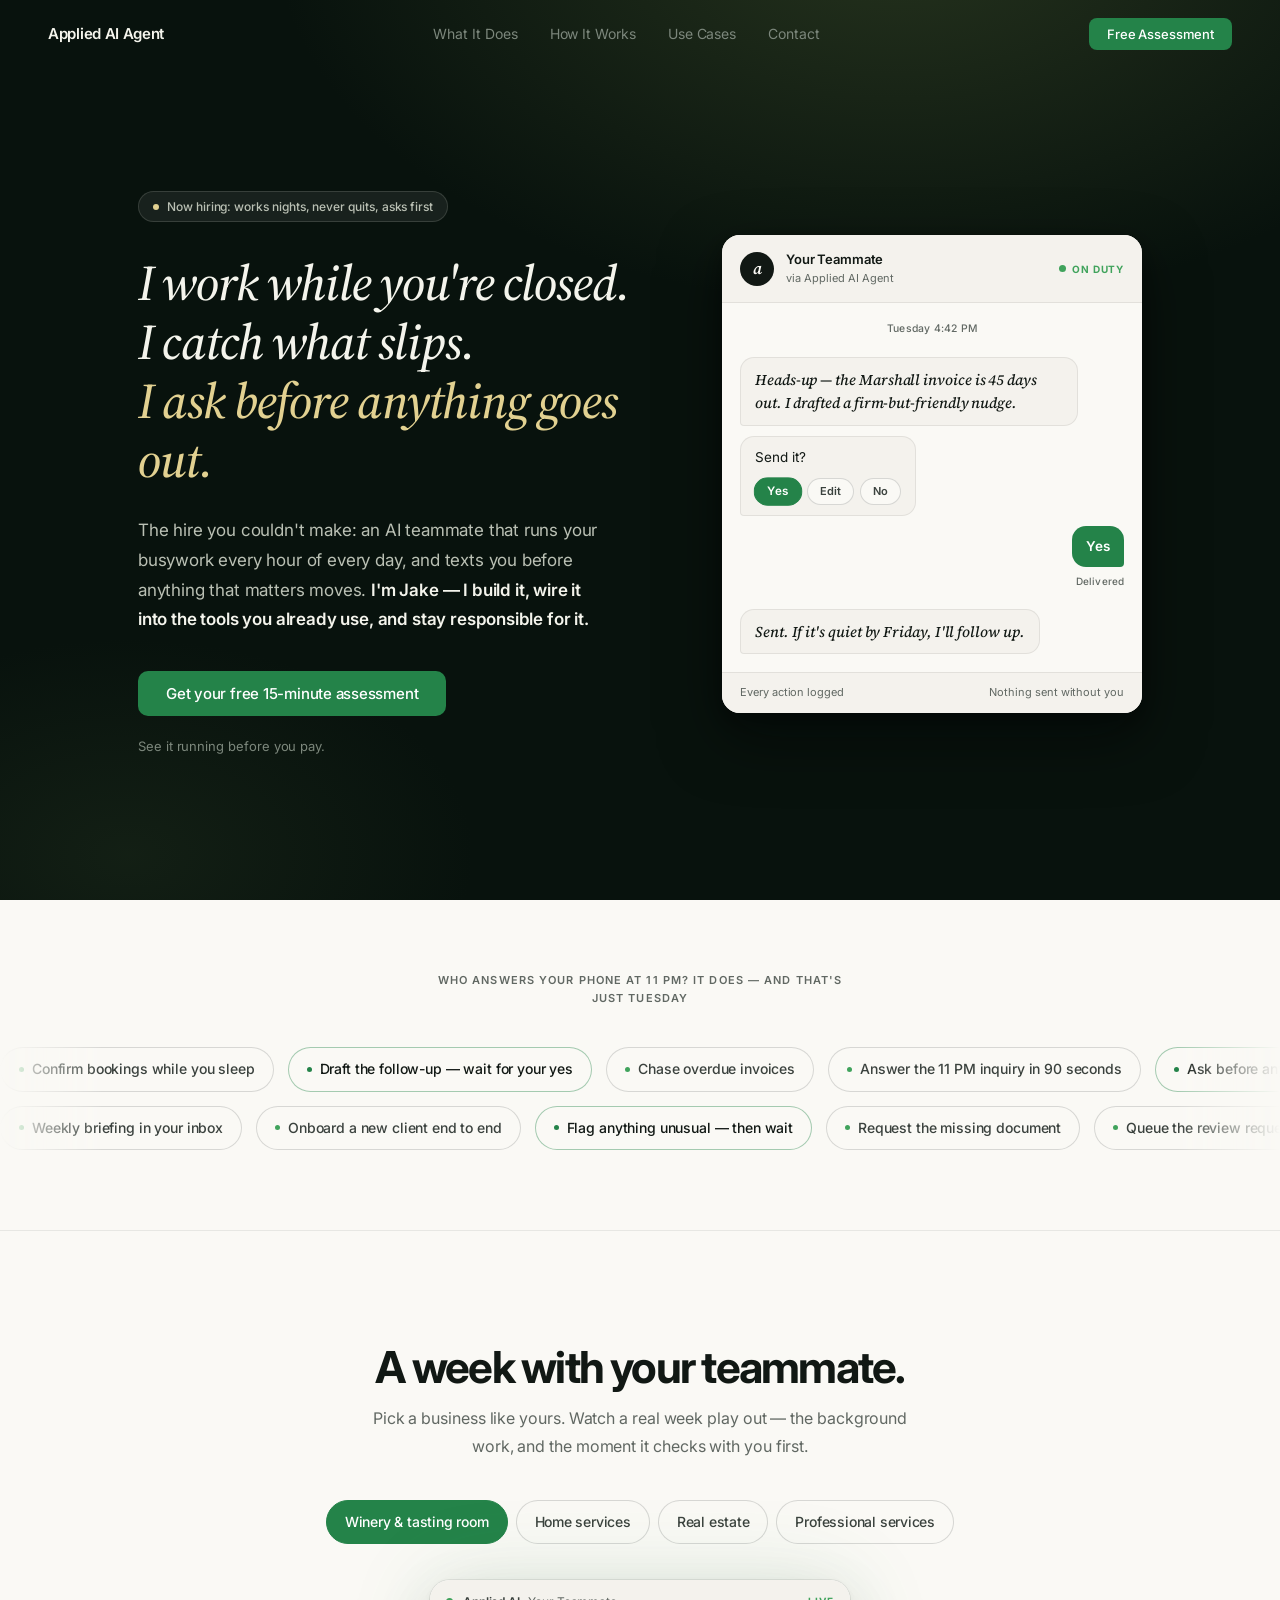
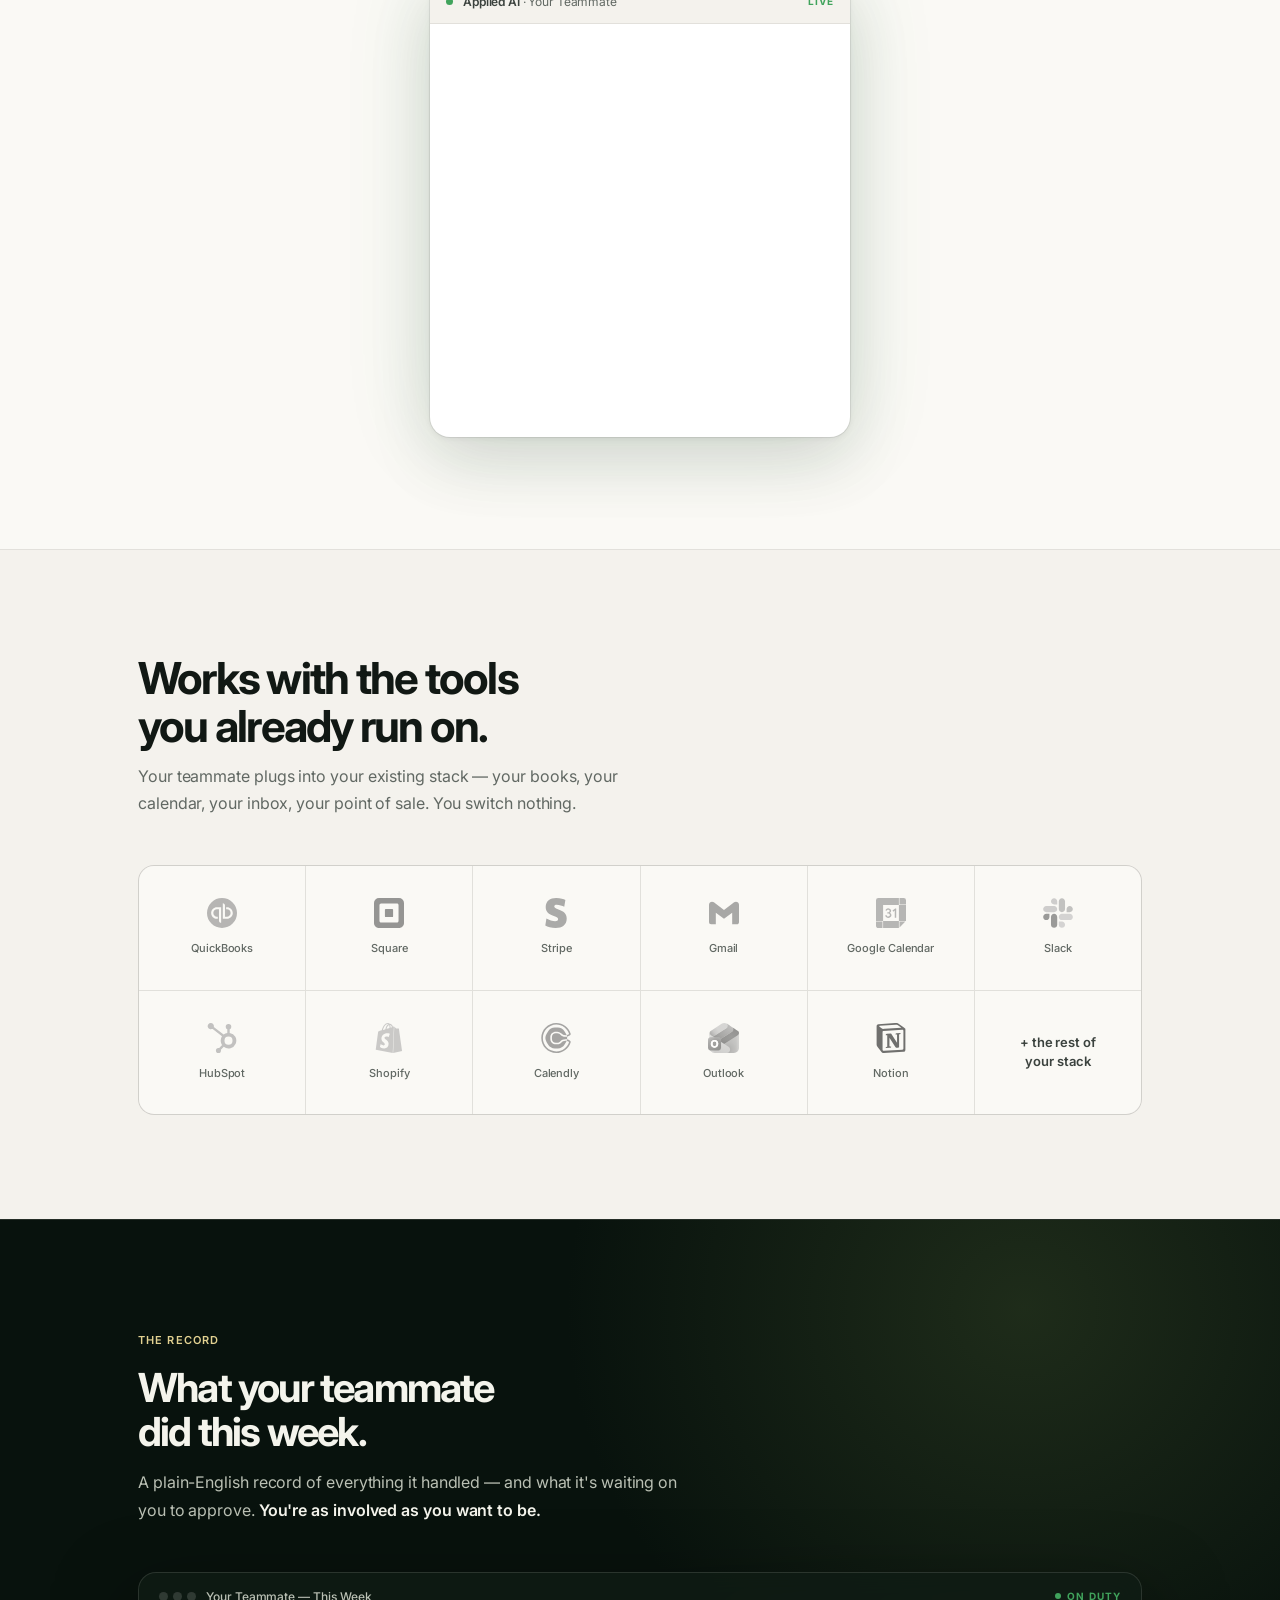
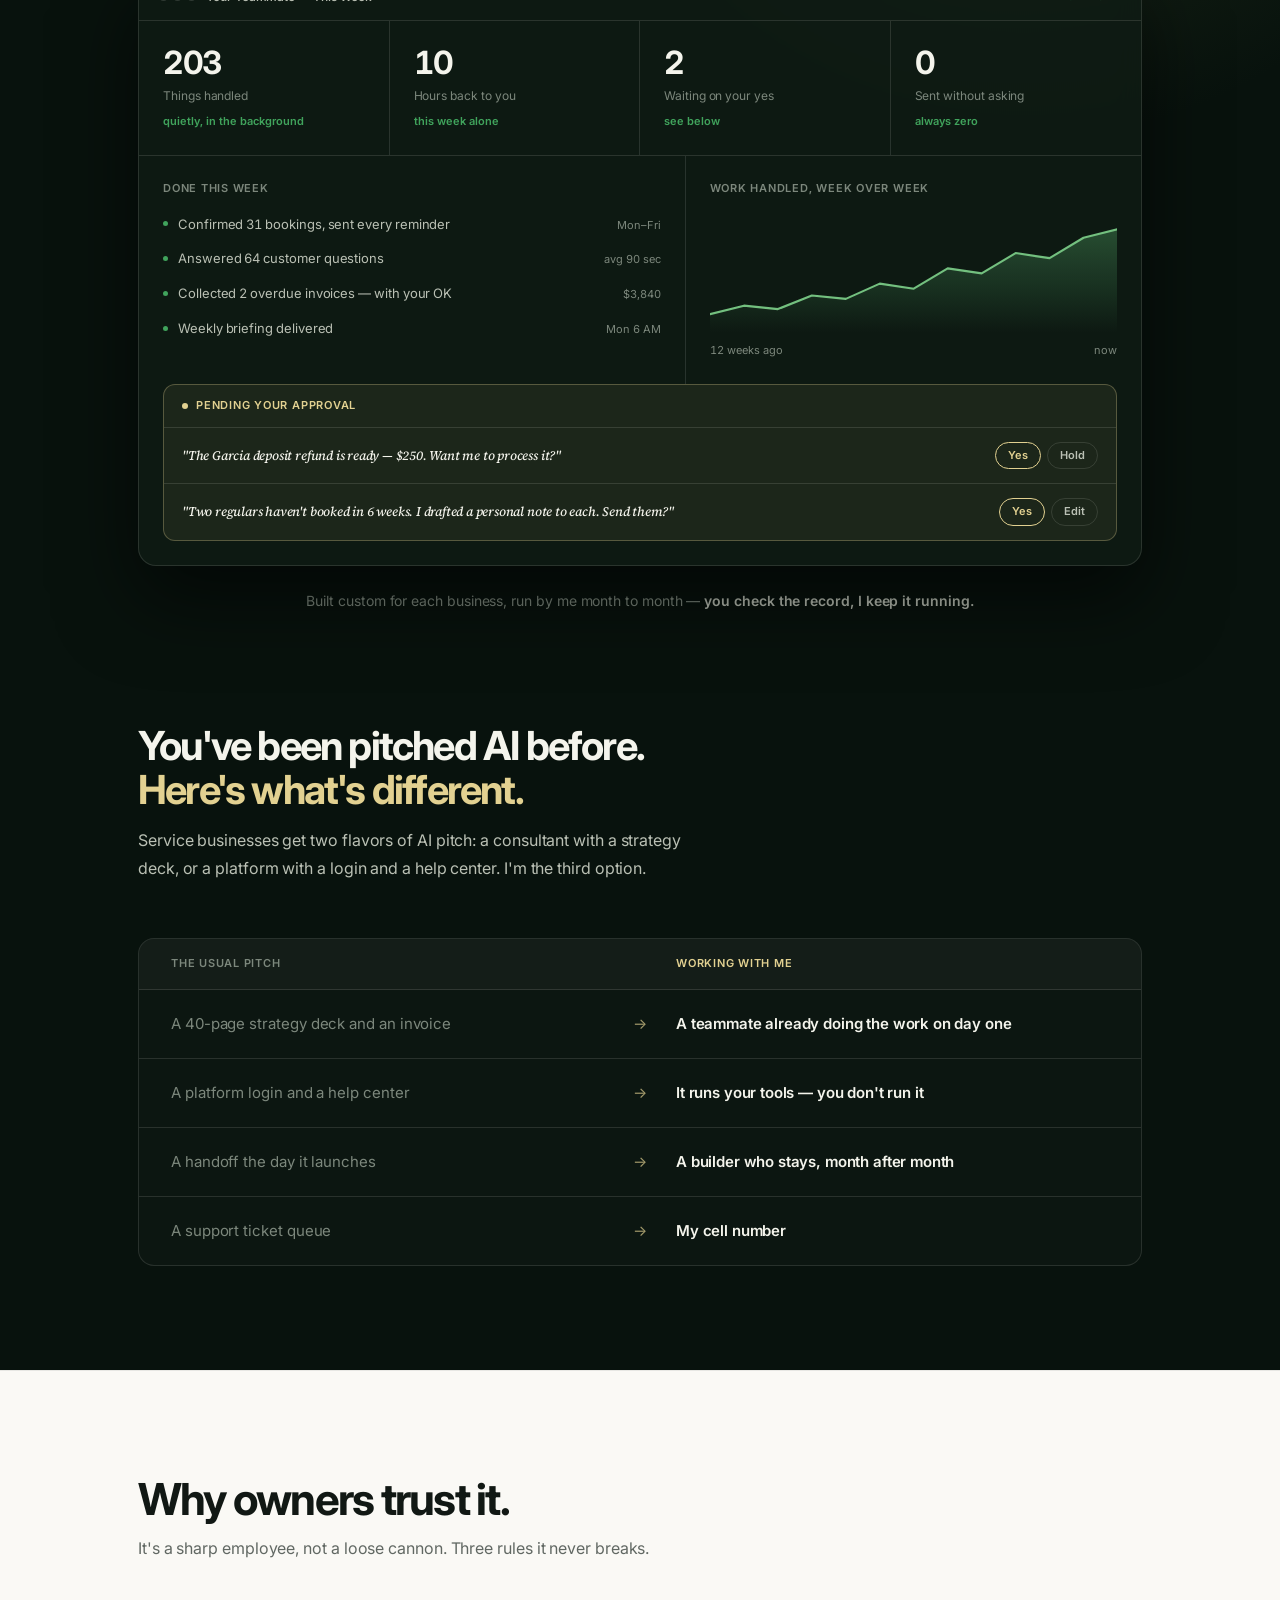
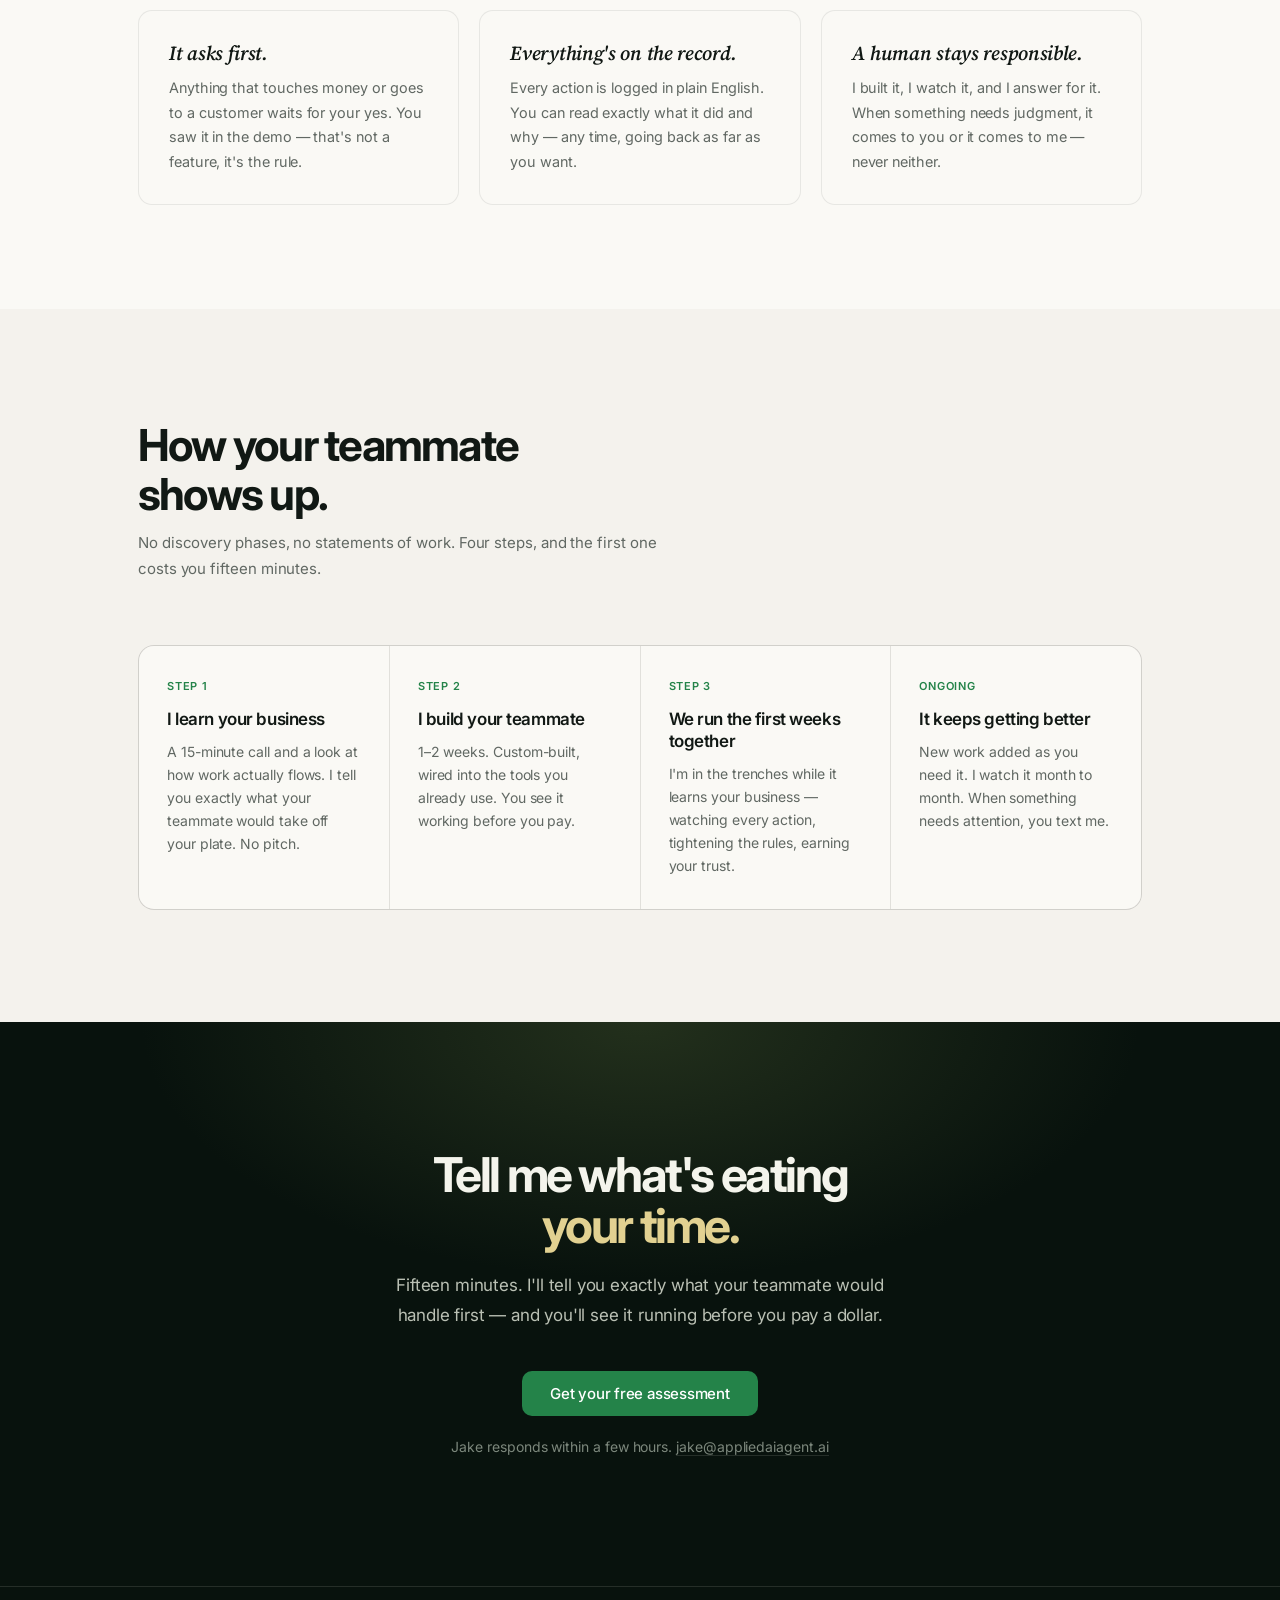
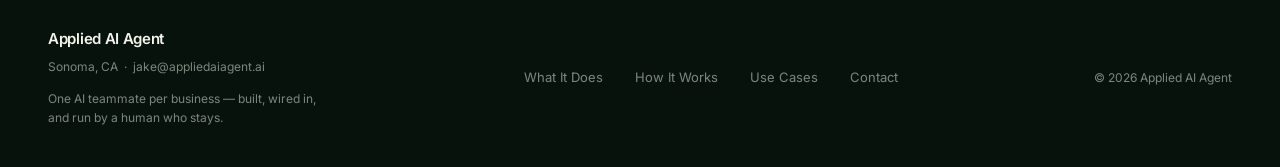
<file: index.html>
<!DOCTYPE html>
<html lang="en">
<head>
    <meta charset="UTF-8">
    <meta name="viewport" content="width=device-width, initial-scale=1.0">
    <title>Applied AI Agent — Meet your new teammate</title>
    <meta name="description" content="An employee that texts you before it acts. One AI teammate, custom-built for your business — it runs your busywork around the clock, and I stay responsible for it.">
    <link rel="preconnect" href="https://fonts.googleapis.com">
    <link rel="preconnect" href="https://fonts.gstatic.com" crossorigin>
    <link href="https://fonts.googleapis.com/css2?family=Inter:wght@300;400;500;600;700;800&family=Source+Serif+4:ital,opsz,wght@1,8..60,400..700&display=swap" rel="stylesheet">
    <link rel="stylesheet" href="style.css">
    <style>

    /* ─── HERO LOAD ─── */
    @keyframes heroIn {
        from { opacity: 0; transform: translateY(10px); }
        to   { opacity: 1; transform: translateY(0); }
    }
    .hero-badge   { animation: heroIn 0.45s var(--ease-expo) 0.05s both; }
    .hero h1 .hl1 { animation: heroIn 0.6s var(--ease-expo) 0.15s both; }
    .hero h1 .hl2 { animation: heroIn 0.6s var(--ease-expo) 0.32s both; }
    .hero h1 .hl3 { animation: heroIn 0.6s var(--ease-expo) 0.49s both; }
    .hero-sub     { animation: heroIn 0.55s var(--ease-expo) 0.62s both; }
    .hero-actions { animation: heroIn 0.5s  var(--ease-expo) 0.74s both; }
    .hero-card    { animation: heroIn 0.7s  var(--ease-expo) 0.5s both; }

    /* ─── HERO ─── */
    .hero {
        position: relative;
        overflow: hidden;
        min-height: 100dvh;
        display: flex; align-items: center;
        padding: 8.5rem 0 5.5rem;
        background: var(--hero-bg);
    }
    /* Ember glow — warm light from above */
    .hero::before {
        content: '';
        position: absolute; inset: 0; pointer-events: none;
        background:
            radial-gradient(ellipse 75% 65% at 70% -8%,
                oklch(38% 0.055 130 / 0.6) 0%,
                transparent 65%),
            radial-gradient(ellipse 45% 40% at 10% 95%,
                oklch(30% 0.04 140 / 0.4) 0%,
                transparent 60%);
    }
    .hero-inner {
        position: relative; z-index: 1;
        display: grid;
        grid-template-columns: 1fr 420px;
        gap: 5rem;
        align-items: center;
    }
    .hero-badge {
        display: inline-flex; align-items: center; gap: 0.5rem;
        background: oklch(96% 0.010 105 / 0.07);
        border: 1px solid oklch(96% 0.010 105 / 0.14);
        border-radius: 100px;
        padding: 0.3125rem 0.875rem;
        font-size: 0.75rem; font-weight: 500; letter-spacing: -0.005em;
        color: var(--text-light-mid);
        margin-bottom: 2rem;
        width: fit-content;
    }
    .badge-dot {
        width: 6px; height: 6px; border-radius: 50%;
        background: var(--ember); flex-shrink: 0;
    }
    .hero h1 {
        font-family: var(--font-voice);
        font-style: italic;
        font-size: clamp(2.125rem, 3.9vw, 3.25rem);
        font-weight: 500; letter-spacing: -0.02em; line-height: 1.18;
        color: var(--text-light);
        margin-bottom: 1.625rem;
    }
    .hero h1 span { display: block; }
    .hero h1 .hl3 { color: var(--ember); }
    .hero-sub {
        font-family: var(--font-ui);
        font-size: 1.0625rem; font-weight: 400; letter-spacing: -0.01em;
        color: var(--text-light-mid); max-width: 470px;
        line-height: 1.75;
    }
    .hero-sub strong { color: var(--text-light); font-weight: 600; }
    .hero-actions {
        display: flex; align-items: center; gap: 1.25rem;
        flex-wrap: wrap; margin-top: 2.25rem;
    }
    .hero-note {
        font-size: 0.8125rem; color: var(--text-light-soft);
        letter-spacing: -0.005em;
    }
    .hero-card { justify-self: end; width: 100%; max-width: 420px; }

    /* ─── A WEEK WITH YOUR TEAMMATE ─── */
    .week-section {
        background: var(--surface);
        padding: 7rem 0;
        overflow: hidden;
    }
    .week-head {
        max-width: 560px; margin: 0 auto 2.5rem;
        text-align: center;
    }
    .week-head h2 { margin-bottom: 0.875rem; }
    .week-head p {
        font-size: 1rem; color: var(--ink-soft); line-height: 1.7;
        letter-spacing: -0.005em;
    }
    .week-demo-wrap { display: flex; justify-content: center; position: relative; }
    .week-demo-wrap::before, .week-demo-wrap::after {
        content: '';
        position: absolute; z-index: -1; border-radius: 50%;
        filter: blur(70px); pointer-events: none;
    }
    .week-demo-wrap::before {
        width: 340px; height: 280px; top: -8%; left: 22%;
        background: oklch(80% 0.10 150 / 0.18);
    }
    .week-demo-wrap::after {
        width: 300px; height: 260px; bottom: -10%; right: 24%;
        background: oklch(88% 0.07 95 / 0.2);
    }

    /* ─── TEAMMATE RECORD (the evolved Mission Control) ─── */
    .mc-section {
        position: relative; overflow: hidden;
        background: var(--dark);
        padding: 7rem 0;
        border-top: 1px solid var(--rule-dark);
    }
    .mc-section::before {
        content: '';
        position: absolute; inset: 0; pointer-events: none;
        background: radial-gradient(ellipse 55% 60% at 80% 8%,
            oklch(37% 0.055 132 / 0.5) 0%, transparent 65%);
    }
    .mc-inner { position: relative; z-index: 1; }
    .mc-head { max-width: 560px; margin-bottom: 3rem; }
    .mc-label {
        font-size: 0.6875rem; font-weight: 600; letter-spacing: 0.1em;
        text-transform: uppercase; color: var(--ember);
        display: block; margin-bottom: 1rem;
    }
    .mc-head h2 {
        color: var(--text-light);
        font-size: clamp(1.875rem, 3.25vw, 2.5rem);
        letter-spacing: -0.045em; line-height: 1.1;
        margin-bottom: 0.875rem;
    }
    .mc-head p {
        font-size: 1rem; color: var(--text-light-mid); line-height: 1.75;
        letter-spacing: -0.005em;
    }
    .mc-head p strong { color: var(--text-light); font-weight: 600; }
    .mc-note {
        margin-top: 1.5rem;
        font-size: 0.875rem; color: var(--text-light-soft);
        letter-spacing: -0.005em; text-align: center;
    }
    .mc-note strong { color: var(--text-light-mid); font-weight: 600; }

    /* ─── THE DIFFERENCE ─── */
    .positioning-section {
        background: var(--dark);
        padding: 0 0 6.5rem;
    }
    .pos-head { max-width: 560px; margin-bottom: 3.5rem; }
    .pos-head h2 {
        font-size: clamp(1.875rem, 3.25vw, 2.5rem);
        color: var(--text-light); letter-spacing: -0.045em; line-height: 1.1;
        margin-bottom: 0.875rem;
    }
    .pos-head h2 span { color: var(--ember); }
    .pos-head p {
        font-size: 1rem; color: var(--text-light-mid); line-height: 1.75;
        letter-spacing: -0.005em;
    }
    .diff-table {
        border: 1px solid var(--rule-dark);
        border-radius: 16px;
        overflow: hidden;
        background: oklch(96% 0.010 105 / 0.02);
    }
    .diff-row {
        display: grid;
        grid-template-columns: 1fr 2.5rem 1fr;
        align-items: center;
        gap: 1rem;
        padding: 1.375rem 2rem;
        border-bottom: 1px solid var(--rule-dark);
    }
    .diff-row:last-child { border-bottom: none; }
    .diff-row--head {
        padding: 1rem 2rem;
        background: oklch(96% 0.010 105 / 0.03);
    }
    .diff-row--head span {
        font-size: 0.6875rem; font-weight: 600; letter-spacing: 0.07em;
        text-transform: uppercase; color: var(--text-light-soft);
    }
    .diff-row--head span:last-child { color: var(--ember); }
    .diff-them {
        font-size: 0.9375rem; line-height: 1.55; letter-spacing: -0.005em;
        color: var(--text-light-soft);
    }
    .diff-arrow {
        color: var(--ember);
        font-size: 0.9375rem; text-align: center;
        opacity: 0.7;
    }
    .diff-me {
        font-size: 0.9375rem; font-weight: 600; line-height: 1.55;
        letter-spacing: -0.01em; color: var(--text-light);
    }
    @media (max-width: 768px) {
        .diff-row { grid-template-columns: 1fr; gap: 0.375rem; padding: 1.25rem 1.5rem; }
        .diff-arrow { display: none; }
        .diff-them { font-size: 0.875rem; }
        .diff-row--head { display: none; }
        .diff-me::before { content: '→ '; color: var(--ember); }
    }

    /* ─── PROCESS ─── */
    .process-section {
        background: var(--surface-alt);
        padding: 7rem 0;
    }
    .process-head { max-width: 520px; margin-bottom: 4rem; }
    .process-head h2 { margin-bottom: 0.75rem; }
    .process-head p {
        font-size: 0.9375rem; color: var(--ink-soft); line-height: 1.7; letter-spacing: -0.005em;
    }
    .process-steps {
        display: grid; grid-template-columns: repeat(4, 1fr); gap: 1px;
        background: var(--rule);
        border: 1px solid var(--rule);
        border-radius: 16px; overflow: hidden;
    }
    .process-step {
        background: var(--surface);
        padding: 2rem 1.75rem;
        transition: background 0.2s;
    }
    .process-step:hover { background: var(--surface-warm); }
    .ps-phase {
        font-size: 0.6875rem; font-weight: 600; letter-spacing: 0.07em;
        text-transform: uppercase; color: var(--accent);
        margin-bottom: 0.75rem; display: block;
    }
    .ps-title {
        font-size: 1.0625rem; font-weight: 600; letter-spacing: -0.025em;
        color: var(--ink); line-height: 1.3; margin-bottom: 0.625rem;
    }
    .ps-desc {
        font-size: 0.875rem; color: var(--ink-soft); line-height: 1.65; letter-spacing: -0.005em;
    }

    /* ─── FINAL CTA ─── */
    .final-cta {
        position: relative; overflow: hidden;
        background: var(--hero-bg);
        padding: 8rem 0; text-align: center;
    }
    .final-cta::before {
        content: '';
        position: absolute; inset: 0; pointer-events: none;
        background: radial-gradient(ellipse 60% 70% at 50% 0%,
            oklch(38% 0.055 130 / 0.55) 0%, transparent 65%);
    }
    .final-cta-inner { position: relative; z-index: 1; }
    .final-cta h2 {
        color: var(--text-light);
        font-size: clamp(2rem, 4vw, 3rem);
        letter-spacing: -0.05em; line-height: 1.05;
        margin-bottom: 1.25rem;
    }
    .final-cta h2 span { color: var(--ember); }
    .final-cta-sub {
        font-size: 1.0625rem; font-weight: 400; letter-spacing: -0.01em;
        color: var(--text-light-mid); max-width: 500px;
        margin: 0 auto 2.5rem; line-height: 1.75;
    }
    .final-cta-note {
        margin-top: 1.25rem; font-size: 0.875rem;
        color: var(--text-light-soft); letter-spacing: -0.005em;
    }
    .final-cta-note a {
        color: var(--text-light-soft); text-decoration: none;
        border-bottom: 1px solid var(--rule-dark);
        transition: color 0.15s, border-color 0.15s;
    }
    .final-cta-note a:hover { color: var(--text-light-mid); border-color: var(--text-light-mid); }

    /* ─── RESPONSIVE ─── */
    @media (max-width: 1024px) {
        .hero-inner { grid-template-columns: 1fr; gap: 3rem; }
        .hero-card { justify-self: start; }
        .process-steps { grid-template-columns: 1fr 1fr; }
    }
    @media (max-width: 768px) {
        .hero { padding: 7rem 0 4rem; min-height: auto; }
        .hero h1 { font-size: clamp(1.875rem, 7.5vw, 2.5rem); }
        .hero-actions { flex-direction: column; align-items: flex-start; gap: 1rem; }
        .hero-actions .btn-primary { width: 100%; justify-content: center; }
        .process-steps { grid-template-columns: 1fr; }
        .week-section, .process-section, .mc-section, .trust-section, .logo-wall-section { padding: 5rem 0; }
        .positioning-section { padding: 0 0 5rem; }
        .final-cta { padding: 5rem 0; }
        .marquee-section { padding: 3.5rem 0 4rem; }
    }
    @media (max-width: 480px) {
        .hero-card { max-width: 100%; }
    }
    </style>
</head>
<body>

<!-- NAV -->
<nav id="nav" class="over-dark">
    <a href="index.html" class="logo">Applied AI Agent</a>
    <ul class="nav-links">
        <li><a href="#week">What It Does</a></li>
        <li><a href="#process">How It Works</a></li>
        <li><a href="work.html">Use Cases</a></li>
        <li><a href="contact.html">Contact</a></li>
    </ul>
    <button onclick="openModal()" class="btn-nav">Free Assessment</button>
    <button class="hamburger" id="hamburger" aria-label="Menu">
        <span></span><span></span><span></span>
    </button>
</nav>

<div class="mobile-menu" id="mobileMenu">
    <ul>
        <li><a href="#week">What It Does</a></li>
        <li><a href="#process">How It Works</a></li>
        <li><a href="work.html">Use Cases</a></li>
        <li><a href="contact.html">Contact</a></li>
    </ul>
    <button onclick="closeMobileMenu(); setTimeout(openModal, 350);" class="mobile-menu-cta">Schedule a Free Assessment</button>
</div>

<!-- DEMO MODAL -->
<div id="demoModal" class="modal-overlay">
    <div class="modal-backdrop" onclick="closeModal()"></div>
    <div class="modal-card">
        <button class="modal-close" onclick="closeModal()">×</button>
        <p class="modal-header-label">Free 15-Minute Assessment</p>
        <h3 class="modal-title">Tell me about your <em>operation.</em></h3>
        <p class="modal-sub">I'll learn your workflows, identify the highest-impact opportunity, and tell you exactly what I'd build. No pitch. No pressure.</p>
        <form id="modalForm">
            <input type="hidden" name="_replyto" value="jake@appliedaiagent.ai">
            <input type="hidden" name="_subject" value="New assessment request — Applied AI Agent">
            <div class="form-row">
                <div class="form-group">
                    <label>First Name</label>
                    <input type="text" name="first_name" placeholder="First name" autocomplete="given-name">
                </div>
                <div class="form-group">
                    <label>Last Name</label>
                    <input type="text" name="last_name" placeholder="Last name" autocomplete="family-name">
                </div>
            </div>
            <div class="form-group">
                <label>Business Email</label>
                <input type="email" name="email" placeholder="you@yourbusiness.com" autocomplete="email" required>
            </div>
            <div class="form-group">
                <label>Business Name</label>
                <input type="text" name="business" placeholder="Your Business" autocomplete="organization">
            </div>
            <div class="form-group">
                <label>Industry</label>
                <select name="industry">
                    <option value="" disabled selected>Select your industry</option>
                    <option>Winery / Tasting Room</option>
                    <option>Wine Tour Operator</option>
                    <option>Vineyard / Estate</option>
                    <option>Hospitality / Hotel</option>
                    <option>Restaurant / Bar</option>
                    <option>Home Services</option>
                    <option>Real Estate</option>
                    <option>Legal / Professional Services</option>
                    <option>Other</option>
                </select>
            </div>
            <div class="form-group" style="margin-bottom:1.25rem;">
                <label>What's eating your time right now?</label>
                <textarea name="message" placeholder="Follow-ups, bookings, scheduling — tell me what you wish you didn't have to deal with..." rows="3"></textarea>
            </div>
            <button type="button" class="btn-submit" onclick="submitModal()">Schedule My Free Assessment</button>
        </form>
        <div class="modal-success" id="modalSuccess">
            <p class="modal-title" style="text-align:center;">Message received.</p>
            <p class="modal-sub" style="text-align:center;margin-bottom:0;">Jake will be in touch within a few hours.</p>
        </div>
    </div>
</div>

<button class="float-btn" id="floatBtn" onclick="openModal()">Free Assessment</button>

<!-- ══════════════════════════════ HERO ══════════════════════════════ -->
<section class="hero" id="home">
    <div class="container">
        <div class="hero-inner">

            <!-- Left: the teammate introduces itself -->
            <div>
                <div class="hero-badge">
                    <span class="badge-dot"></span>
                    Now hiring: works nights, never quits, asks first
                </div>
                <h1>
                    <span class="hl1">I work while you're closed.</span>
                    <span class="hl2">I catch what slips.</span>
                    <span class="hl3">I ask before anything goes out.</span>
                </h1>
                <p class="hero-sub">The hire you couldn't make: an AI teammate that runs your busywork every hour of every day, and texts you before anything that matters moves. <strong>I'm Jake — I build it, wire it into the tools you already use, and stay responsible for it.</strong></p>
                <div class="hero-actions">
                    <button onclick="openModal()" class="btn-primary">Get your free 15-minute assessment</button>
                    <span class="hero-note">See it running before you pay.</span>
                </div>
            </div>

            <!-- Right: it texts you. You decide. -->
            <div class="hero-card">
                <div class="sms-card" aria-label="Example: your teammate texts you for approval before sending an invoice reminder">
                    <div class="sms-head">
                        <span class="sms-avatar" aria-hidden="true">a</span>
                        <span class="sms-id">
                            <span class="sms-name">Your Teammate</span>
                            <span class="sms-sub">via Applied AI Agent</span>
                        </span>
                        <span class="sms-status"><span class="df-live-dot"></span>ON DUTY</span>
                    </div>
                    <div class="sms-thread">
                        <span class="sms-day">Tuesday 4:42 PM</span>
                        <div class="sms-typing t1" aria-hidden="true"><span></span><span></span><span></span></div>
                        <div class="sms-msg sms-msg--them m1">
                            <div class="sms-bubble voice">Heads-up — the Marshall invoice is 45 days out. I drafted a firm-but-friendly nudge.</div>
                        </div>
                        <div class="sms-msg sms-msg--them m2">
                            <div class="sms-bubble">
                                Send it?
                                <span class="sms-pills">
                                    <span class="df-pill df-pill--yes">Yes</span>
                                    <span class="df-pill">Edit</span>
                                    <span class="df-pill">No</span>
                                </span>
                            </div>
                        </div>
                        <div class="sms-msg sms-msg--me m3">
                            <div class="sms-bubble">Yes</div>
                        </div>
                        <span class="sms-receipt">Delivered</span>
                        <div class="sms-typing t2" aria-hidden="true"><span></span><span></span><span></span></div>
                        <div class="sms-msg sms-msg--them m4">
                            <div class="sms-bubble voice">Sent. If it's quiet by Friday, I'll follow up.</div>
                        </div>
                    </div>
                    <div class="sms-foot">
                        <span>Every action logged</span>
                        <span>Nothing sent without you</span>
                    </div>
                </div>
            </div>

        </div>
    </div>
</section>

<!-- ══════════════════════════════ CAPABILITY MARQUEE ══════════════════════════════ -->
<section class="marquee-section" aria-label="What your teammate handles">
    <div class="marquee-head fade">
        <p>Who answers your phone at 11 PM? It does — and that's just Tuesday</p>
    </div>
    <div class="marquee" aria-hidden="true">
        <div class="marquee-track">
            <span class="cap-chip">Confirm bookings while you sleep</span>
            <span class="cap-chip cap-chip--ask">Draft the follow-up — wait for your yes</span>
            <span class="cap-chip">Chase overdue invoices</span>
            <span class="cap-chip">Answer the 11 PM inquiry in 90 seconds</span>
            <span class="cap-chip cap-chip--ask">Ask before anything touches money</span>
            <span class="cap-chip">Fill tomorrow's empty slot from the waitlist</span>
            <span class="cap-chip">Confirm bookings while you sleep</span>
            <span class="cap-chip cap-chip--ask">Draft the follow-up — wait for your yes</span>
            <span class="cap-chip">Chase overdue invoices</span>
            <span class="cap-chip">Answer the 11 PM inquiry in 90 seconds</span>
            <span class="cap-chip cap-chip--ask">Ask before anything touches money</span>
            <span class="cap-chip">Fill tomorrow's empty slot from the waitlist</span>
        </div>
    </div>
    <div class="marquee marquee--reverse" aria-hidden="true">
        <div class="marquee-track">
            <span class="cap-chip">Weekly briefing in your inbox</span>
            <span class="cap-chip">Onboard a new client end to end</span>
            <span class="cap-chip cap-chip--ask">Flag anything unusual — then wait</span>
            <span class="cap-chip">Request the missing document</span>
            <span class="cap-chip">Queue the review request at the right moment</span>
            <span class="cap-chip">Reschedule without phone tag</span>
            <span class="cap-chip">Weekly briefing in your inbox</span>
            <span class="cap-chip">Onboard a new client end to end</span>
            <span class="cap-chip cap-chip--ask">Flag anything unusual — then wait</span>
            <span class="cap-chip">Request the missing document</span>
            <span class="cap-chip">Queue the review request at the right moment</span>
            <span class="cap-chip">Reschedule without phone tag</span>
        </div>
    </div>
</section>

<!-- ══════════════════════════════ A WEEK WITH YOUR TEAMMATE ══════════════════════════════ -->
<section class="week-section" id="week">
    <div class="container">
        <div class="week-head fade">
            <h2>A week with your teammate.</h2>
            <p>Pick a business like yours. Watch a real week play out — the background work, and the moment it checks with you first.</p>
        </div>

        <div class="scenario-tabs fade" id="scenario-tabs">
            <button class="demo-chip active" data-script="week-winery">Winery &amp; tasting room</button>
            <button class="demo-chip" data-script="week-home-services">Home services</button>
            <button class="demo-chip" data-script="week-real-estate">Real estate</button>
            <button class="demo-chip" data-script="week-professional">Professional services</button>
        </div>

        <div class="week-demo-wrap fade">
            <div id="week-demo" aria-label="A week of the teammate's work for the selected business"></div>
        </div>
    </div>
</section>

<!-- ══════════════════════════════ INTEGRATIONS ══════════════════════════════ -->
<section class="logo-wall-section" id="integrations">
    <div class="container">
        <div class="logo-wall-head fade">
            <h2>Works with the tools you already run on.</h2>
            <p>Your teammate plugs into your existing stack — your books, your calendar, your inbox, your point of sale. You switch nothing.</p>
        </div>
        <div class="logo-wall fade">
            <div class="logo-tile"><img src="assets/logos/quickbooks.svg" alt="QuickBooks logo" loading="lazy" onerror="this.style.display='none'"><span>QuickBooks</span></div>
            <div class="logo-tile"><img src="assets/logos/square.svg" alt="Square logo" loading="lazy" onerror="this.style.display='none'"><span>Square</span></div>
            <div class="logo-tile"><img src="assets/logos/stripe.svg" alt="Stripe logo" loading="lazy" onerror="this.style.display='none'"><span>Stripe</span></div>
            <div class="logo-tile"><img src="assets/logos/gmail.svg" alt="Gmail logo" loading="lazy" onerror="this.style.display='none'"><span>Gmail</span></div>
            <div class="logo-tile"><img src="assets/logos/googlecalendar.svg" alt="Google Calendar logo" loading="lazy" onerror="this.style.display='none'"><span>Google Calendar</span></div>
            <div class="logo-tile"><img src="assets/logos/slack.svg" alt="Slack logo" loading="lazy" onerror="this.style.display='none'"><span>Slack</span></div>
            <div class="logo-tile"><img src="assets/logos/hubspot.svg" alt="HubSpot logo" loading="lazy" onerror="this.style.display='none'"><span>HubSpot</span></div>
            <div class="logo-tile"><img src="assets/logos/shopify.svg" alt="Shopify logo" loading="lazy" onerror="this.style.display='none'"><span>Shopify</span></div>
            <div class="logo-tile"><img src="assets/logos/calendly.svg" alt="Calendly logo" loading="lazy" onerror="this.style.display='none'"><span>Calendly</span></div>
            <div class="logo-tile"><img src="assets/logos/outlook.svg" alt="Microsoft Outlook logo" loading="lazy" onerror="this.style.display='none'"><span>Outlook</span></div>
            <div class="logo-tile"><img src="assets/logos/notion.svg" alt="Notion logo" loading="lazy" onerror="this.style.display='none'"><span>Notion</span></div>
            <div class="logo-tile logo-tile--more"><span>+ the rest of<br>your stack</span></div>
        </div>
    </div>
</section>

<!-- ══════════════════════════════ TEAMMATE RECORD ══════════════════════════════ -->
<section class="mc-section" id="dashboard">
    <div class="container">
        <div class="mc-inner">
            <div class="mc-head fade">
                <span class="mc-label">The Record</span>
                <h2>What your teammate did this week.</h2>
                <p>A plain-English record of everything it handled — and what it's waiting on you to approve. <strong>You're as involved as you want to be.</strong></p>
            </div>

            <div class="mc-dash fade" id="mc-dash">
                <div class="mc-bar">
                    <div class="mc-bar-dots">
                        <span class="mc-bar-dot"></span><span class="mc-bar-dot"></span><span class="mc-bar-dot"></span>
                    </div>
                    <span class="mc-bar-title">Your Teammate — This Week</span>
                    <span class="mc-bar-live"><span class="df-live-dot"></span>ON DUTY</span>
                </div>

                <div class="mc-metrics">
                    <div class="mc-metric">
                        <span class="mc-metric-val" data-mc-count="214">0</span>
                        <span class="mc-metric-label">Things handled</span>
                        <span class="mc-metric-delta">quietly, in the background</span>
                    </div>
                    <div class="mc-metric">
                        <span class="mc-metric-val" data-mc-count="11">0</span>
                        <span class="mc-metric-label">Hours back to you</span>
                        <span class="mc-metric-delta">this week alone</span>
                    </div>
                    <div class="mc-metric">
                        <span class="mc-metric-val" data-mc-count="2">0</span>
                        <span class="mc-metric-label">Waiting on your yes</span>
                        <span class="mc-metric-delta">see below</span>
                    </div>
                    <div class="mc-metric">
                        <span class="mc-metric-val" data-mc-count="0">0</span>
                        <span class="mc-metric-label">Sent without asking</span>
                        <span class="mc-metric-delta">always zero</span>
                    </div>
                </div>

                <div class="mc-body">
                    <div class="mc-chart">
                        <span class="mc-panel-title">Done this week</span>
                        <div class="mc-rows">
                            <div class="mc-row"><span class="mc-row-dot"></span>Confirmed 31 bookings, sent every reminder<span class="mc-row-time">Mon–Fri</span></div>
                            <div class="mc-row"><span class="mc-row-dot"></span>Answered 64 customer questions<span class="mc-row-time">avg 90 sec</span></div>
                            <div class="mc-row"><span class="mc-row-dot"></span>Collected 2 overdue invoices — with your OK<span class="mc-row-time">$3,840</span></div>
                            <div class="mc-row"><span class="mc-row-dot"></span>Weekly briefing delivered<span class="mc-row-time">Mon 6 AM</span></div>
                        </div>
                    </div>
                    <div class="mc-activity">
                        <span class="mc-panel-title">Work handled, week over week</span>
                        <svg class="mc-spark" viewBox="0 0 480 140" preserveAspectRatio="none" aria-hidden="true">
                            <defs>
                                <linearGradient id="sparkGrad" x1="0" y1="0" x2="0" y2="1">
                                    <stop offset="0%" stop-color="oklch(68% 0.13 150)" stop-opacity="0.35"/>
                                    <stop offset="100%" stop-color="oklch(68% 0.13 150)" stop-opacity="0"/>
                                </linearGradient>
                            </defs>
                            <path class="spark-fill" fill="url(#sparkGrad)" stroke="none"
                                d="M0,118 L40,108 L80,112 L120,96 L160,100 L200,82 L240,88 L280,64 L320,70 L360,46 L400,52 L440,28 L480,18 L480,140 L0,140 Z"/>
                            <path class="spark-line" pathLength="1"
                                d="M0,118 L40,108 L80,112 L120,96 L160,100 L200,82 L240,88 L280,64 L320,70 L360,46 L400,52 L440,28 L480,18"/>
                        </svg>
                        <div class="mc-chart-foot"><span>12 weeks ago</span><span>now</span></div>
                    </div>
                </div>

                <div class="mc-pending">
                    <div class="mc-pending-head">
                        <span class="mc-pending-dot"></span>
                        Pending your approval
                    </div>
                    <div class="mc-pending-item">
                        <span class="mc-pending-text"><span class="voice">"The Garcia deposit refund is ready — $250. Want me to process it?"</span></span>
                        <span class="mc-pending-actions">
                            <span class="df-pill df-pill--yes">Yes</span>
                            <span class="df-pill">Hold</span>
                        </span>
                    </div>
                    <div class="mc-pending-item">
                        <span class="mc-pending-text"><span class="voice">"Two regulars haven't booked in 6 weeks. I drafted a personal note to each. Send them?"</span></span>
                        <span class="mc-pending-actions">
                            <span class="df-pill df-pill--yes">Yes</span>
                            <span class="df-pill">Edit</span>
                        </span>
                    </div>
                </div>
            </div>

            <p class="mc-note fade">Built custom for each business, run by me month to month — <strong>you check the record, I keep it running.</strong></p>
        </div>
    </div>
</section>

<!-- ══════════════════════════════ POSITIONING ══════════════════════════════ -->
<section class="positioning-section">
    <div class="container">
        <div class="pos-head fade">
            <h2>You've been pitched AI before.<br><span>Here's what's different.</span></h2>
            <p>Service businesses get two flavors of AI pitch: a consultant with a strategy deck, or a platform with a login and a help center. I'm the third option.</p>
        </div>
        <div class="diff-table fade">
            <div class="diff-row diff-row--head">
                <span>The usual pitch</span>
                <span></span>
                <span>Working with me</span>
            </div>
            <div class="diff-row">
                <span class="diff-them">A 40-page strategy deck and an invoice</span>
                <span class="diff-arrow">→</span>
                <span class="diff-me">A teammate already doing the work on day one</span>
            </div>
            <div class="diff-row">
                <span class="diff-them">A platform login and a help center</span>
                <span class="diff-arrow">→</span>
                <span class="diff-me">It runs your tools — you don't run it</span>
            </div>
            <div class="diff-row">
                <span class="diff-them">A handoff the day it launches</span>
                <span class="diff-arrow">→</span>
                <span class="diff-me">A builder who stays, month after month</span>
            </div>
            <div class="diff-row">
                <span class="diff-them">A support ticket queue</span>
                <span class="diff-arrow">→</span>
                <span class="diff-me">My cell number</span>
            </div>
        </div>
    </div>
</section>

<!-- ══════════════════════════════ TRUST ══════════════════════════════ -->
<section class="trust-section" id="trust">
    <div class="container">
        <div class="trust-head fade">
            <h2>Why owners trust it.</h2>
            <p>It's a sharp employee, not a loose cannon. Three rules it never breaks.</p>
        </div>
        <div class="trust-grid">
            <div class="trust-card fade">
                <h3>It asks first.</h3>
                <p>Anything that touches money or goes to a customer waits for your yes. You saw it in the demo — that's not a feature, it's the rule.</p>
            </div>
            <div class="trust-card fade">
                <h3>Everything's on the record.</h3>
                <p>Every action is logged in plain English. You can read exactly what it did and why — any time, going back as far as you want.</p>
            </div>
            <div class="trust-card fade">
                <h3>A human stays responsible.</h3>
                <p>I built it, I watch it, and I answer for it. When something needs judgment, it comes to you or it comes to me — never neither.</p>
            </div>
        </div>
    </div>
</section>

<!-- ══════════════════════════════ PROCESS ══════════════════════════════ -->
<section class="process-section" id="process">
    <div class="container">
        <div class="process-head fade">
            <h2>How your teammate shows up.</h2>
            <p>No discovery phases, no statements of work. Four steps, and the first one costs you fifteen minutes.</p>
        </div>
        <div class="process-steps fade">
            <div class="process-step">
                <span class="ps-phase">Step 1</span>
                <p class="ps-title">I learn your business</p>
                <p class="ps-desc">A 15-minute call and a look at how work actually flows. I tell you exactly what your teammate would take off your plate. No pitch.</p>
            </div>
            <div class="process-step">
                <span class="ps-phase">Step 2</span>
                <p class="ps-title">I build your teammate</p>
                <p class="ps-desc">1–2 weeks. Custom-built, wired into the tools you already use. You see it working before you pay.</p>
            </div>
            <div class="process-step">
                <span class="ps-phase">Step 3</span>
                <p class="ps-title">We run the first weeks together</p>
                <p class="ps-desc">I'm in the trenches while it learns your business — watching every action, tightening the rules, earning your trust.</p>
            </div>
            <div class="process-step">
                <span class="ps-phase">Ongoing</span>
                <p class="ps-title">It keeps getting better</p>
                <p class="ps-desc">New work added as you need it. I watch it month to month. When something needs attention, you text me.</p>
            </div>
        </div>
    </div>
</section>

<!-- ══════════════════════════════ FINAL CTA ══════════════════════════════ -->
<section class="final-cta">
    <div class="container">
        <div class="final-cta-inner">
            <h2 class="fade">Tell me what's eating<br><span>your time.</span></h2>
            <p class="final-cta-sub fade">Fifteen minutes. I'll tell you exactly what your teammate would handle first — and you'll see it running before you pay a dollar.</p>
            <button onclick="openModal()" class="btn-primary fade">Get your free assessment</button>
            <p class="final-cta-note fade">Jake responds within a few hours. <a href="mailto:jake@appliedaiagent.ai">jake@appliedaiagent.ai</a></p>
        </div>
    </div>
</section>

<!-- FOOTER -->
<footer>
    <div class="footer-brand">
        <a href="index.html" class="footer-logo">Applied AI Agent</a>
        <span class="footer-location">Sonoma, CA &nbsp;·&nbsp; <a href="mailto:jake@appliedaiagent.ai" style="color:inherit;text-decoration:none;">jake@appliedaiagent.ai</a></span>
        <p style="font-size:0.75rem;color:var(--text-light-soft);margin-top:0.625rem;max-width:280px;line-height:1.55;">One AI teammate per business — built, wired in, and run by a human who stays.</p>
    </div>
    <nav class="footer-links">
        <a href="#week">What It Does</a>
        <a href="#process">How It Works</a>
        <a href="work.html">Use Cases</a>
        <a href="contact.html">Contact</a>
    </nav>
    <p class="footer-copy">© 2026 Applied AI Agent</p>
</footer>

<script src="main.js"></script>
<script src="demo-engine.js"></script>
<script>
// A week with your teammate: scenario tabs drive one shared feed
const weekFeed = createDemoFeed(document.getElementById('week-demo'), 'week-winery', { flat: true });
wireDemoChips(document.getElementById('scenario-tabs'), weekFeed);

// The record: count-ups, spark draw, row stagger on scroll-in
initMcDash(document.getElementById('mc-dash'));
</script>
</body>
</html>
</file>
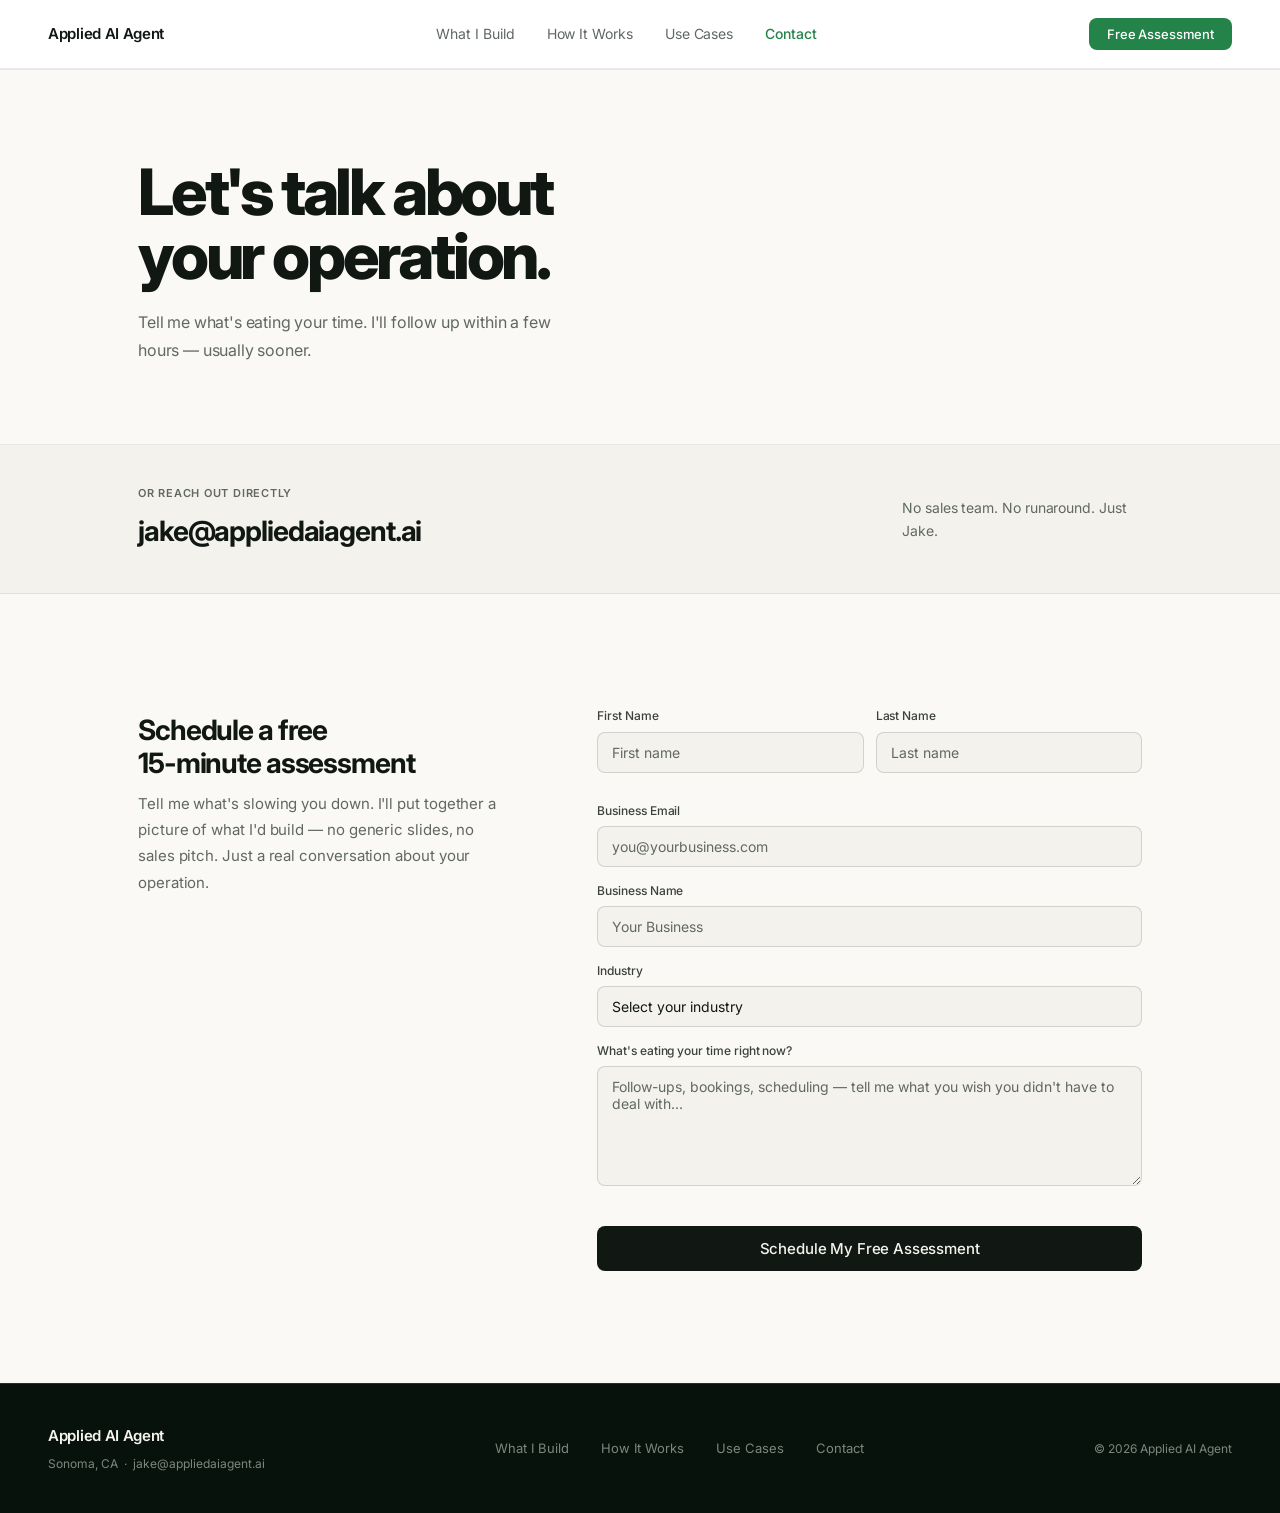
<file: contact.html>
<!DOCTYPE html>
<html lang="en">
<head>
    <meta charset="UTF-8">
    <meta name="viewport" content="width=device-width, initial-scale=1.0">
    <title>Contact — Applied AI Agent</title>
    <meta name="description" content="Schedule a free 15-minute assessment with Jake. I'll learn your workflows and tell you exactly what I'd build.">
    <link rel="preconnect" href="https://fonts.googleapis.com">
    <link rel="preconnect" href="https://fonts.gstatic.com" crossorigin>
    <link href="https://fonts.googleapis.com/css2?family=Inter:wght@300;400;500;600;700;800&display=swap" rel="stylesheet">
    <link rel="stylesheet" href="style.css">
    <style>

    /* ── PAGE HEADER ── */
    .page-header {
        background: var(--surface);
        padding: 10rem 0 5rem;
        border-bottom: 1px solid var(--rule);
    }
    h1 {
        font-family: 'Inter', sans-serif;
        font-size: clamp(2.5rem, 5.5vw, 4rem);
        font-weight: 800; letter-spacing: -0.05em; line-height: 1.0;
        color: var(--ink); text-wrap: balance;
    }
    .page-header > .container > p {
        font-size: 1rem; font-weight: 400; letter-spacing: -0.01em;
        color: var(--ink-soft); max-width: 420px;
        line-height: 1.75; margin-top: 1.25rem;
    }

    /* ── EMAIL BAR ── */
    .email-bar {
        background: var(--surface-alt);
        border-bottom: 1px solid var(--rule);
        padding: 2.5rem 0;
    }
    .email-bar-inner {
        display: flex; align-items: center; justify-content: space-between;
        gap: 2rem; flex-wrap: wrap;
    }
    .email-bar-label {
        font-size: 0.6875rem; font-weight: 600; letter-spacing: 0.07em;
        text-transform: uppercase; color: var(--ink-soft); margin-bottom: 0.375rem;
    }
    .email-link {
        font-family: 'Inter', sans-serif;
        font-size: clamp(1.25rem, 2.5vw, 1.75rem);
        font-weight: 700; letter-spacing: -0.04em;
        color: var(--ink); text-decoration: none;
        transition: color 0.15s; display: block;
    }
    .email-link:hover { color: var(--accent); }
    .email-bar-note {
        font-size: 0.875rem; font-weight: 400; letter-spacing: -0.005em;
        color: var(--ink-soft); max-width: 240px; line-height: 1.65;
    }

    /* ── FORM SECTION ── */
    .form-section { background: var(--surface); padding: 7rem 0; }
    .form-layout { display: grid; grid-template-columns: 2fr 3fr; gap: 6rem; align-items: start; }
    .form-aside { padding-top: 0.5rem; }
    .form-aside h2 {
        font-family: 'Inter', sans-serif;
        font-size: clamp(1.375rem, 2.25vw, 1.75rem);
        font-weight: 700; letter-spacing: -0.04em; line-height: 1.15;
        color: var(--ink); margin-bottom: 0.75rem;
    }
    .form-aside > p {
        font-size: 0.9375rem; font-weight: 400; letter-spacing: -0.005em;
        color: var(--ink-soft); line-height: 1.75; margin-top: 0.5rem;
    }
    .form-success { display: none; padding: 3rem 0; }
    .form-success h3 {
        font-family: 'Inter', sans-serif;
        font-size: 1.5rem; font-weight: 700; letter-spacing: -0.04em;
        color: var(--ink); margin-bottom: 0.625rem;
    }
    .form-success p { font-size: 0.9rem; color: var(--ink-soft); }

    /* ── RESPONSIVE ── */
    @media (max-width: 960px) {
        .page-header { padding: 8rem 0 3.5rem; }
        .email-bar { padding: 2rem 0; }
        .email-bar-inner { flex-direction: column; align-items: flex-start; }
        .form-section { padding: 5rem 0; }
        .form-layout { grid-template-columns: 1fr; gap: 2.5rem; }
    }
    @media (max-width: 480px) {
        .page-header { padding: 7rem 0 3rem; }
        h1 { font-size: clamp(2rem, 8vw, 2.75rem); }
        .form-section { padding: 4rem 0; }
    }
    </style>
</head>
<body>

<!-- NAV -->
<nav id="nav" class="over-light">
    <a href="index.html" class="logo">Applied AI Agent</a>
    <ul class="nav-links">
        <li><a href="index.html#features">What I Build</a></li>
        <li><a href="index.html#process">How It Works</a></li>
        <li><a href="work.html">Use Cases</a></li>
        <li><a href="contact.html" class="active">Contact</a></li>
    </ul>
    <button onclick="openModal()" class="btn-nav">Free Assessment</button>
    <button class="hamburger" id="hamburger" aria-label="Menu">
        <span></span><span></span><span></span>
    </button>
</nav>

<div class="mobile-menu" id="mobileMenu">
    <ul>
        <li><a href="index.html#features">What I Build</a></li>
        <li><a href="index.html#process">How It Works</a></li>
        <li><a href="work.html">Use Cases</a></li>
        <li><a href="contact.html">Contact</a></li>
    </ul>
    <button onclick="closeMobileMenu(); setTimeout(openModal, 350);" class="mobile-menu-cta">Schedule a Free Assessment</button>
</div>

<!-- DEMO MODAL -->
<div id="demoModal" class="modal-overlay">
    <div class="modal-backdrop" onclick="closeModal()"></div>
    <div class="modal-card">
        <button class="modal-close" onclick="closeModal()">×</button>
        <p class="modal-header-label">Free 15-Minute Assessment</p>
        <h3 class="modal-title">Tell me about your <em>operation.</em></h3>
        <p class="modal-sub">I'll learn your workflows, identify the highest-impact opportunity, and tell you exactly what I'd build. No pitch. No pressure.</p>
        <form id="modalForm">
            <input type="hidden" name="_replyto" value="jake@appliedaiagent.ai">
            <input type="hidden" name="_subject" value="New assessment request — Applied AI Agent">
            <div class="form-row">
                <div class="form-group"><label>First Name</label><input type="text" name="first_name" placeholder="First name" autocomplete="given-name"></div>
                <div class="form-group"><label>Last Name</label><input type="text" name="last_name" placeholder="Last name" autocomplete="family-name"></div>
            </div>
            <div class="form-group"><label>Business Email</label><input type="email" name="email" placeholder="you@yourbusiness.com" autocomplete="email" required></div>
            <div class="form-group"><label>Business Name</label><input type="text" name="business" placeholder="Your Business" autocomplete="organization"></div>
            <div class="form-group">
                <label>Industry</label>
                <select name="industry">
                    <option value="" disabled selected>Select your industry</option>
                    <option>Winery / Tasting Room</option>
                    <option>Wine Tour Operator</option>
                    <option>Vineyard / Estate</option>
                    <option>Hospitality / Hotel</option>
                    <option>Restaurant / Bar</option>
                    <option>Home Services</option>
                    <option>Real Estate</option>
                    <option>Legal / Professional Services</option>
                    <option>Other</option>
                </select>
            </div>
            <div class="form-group" style="margin-bottom:1.25rem;">
                <label>What's eating your time right now?</label>
                <textarea name="message" placeholder="Follow-ups, bookings, scheduling — tell me what you wish you didn't have to deal with..." rows="3"></textarea>
            </div>
            <button type="button" class="btn-submit" onclick="submitModal()">Schedule My Free Assessment</button>
        </form>
        <div class="modal-success" id="modalSuccess">
            <p class="modal-title" style="text-align:center;">Message received.</p>
            <p class="modal-sub" style="text-align:center;margin-bottom:0;">Jake will be in touch within a few hours.</p>
        </div>
    </div>
</div>

<button class="float-btn" id="floatBtn" onclick="openModal()">Free Assessment</button>

<!-- PAGE HEADER -->
<div class="page-header">
    <div class="container">
        <h1>Let's talk about<br>your operation.</h1>
        <p>Tell me what's eating your time. I'll follow up within a few hours — usually sooner.</p>
    </div>
</div>

<!-- EMAIL BAR -->
<div class="email-bar">
    <div class="container">
        <div class="email-bar-inner">
            <div>
                <p class="email-bar-label">Or reach out directly</p>
                <a href="mailto:jake@appliedaiagent.ai" class="email-link">jake@appliedaiagent.ai</a>
            </div>
            <p class="email-bar-note">No sales team. No runaround. Just Jake.</p>
        </div>
    </div>
</div>

<!-- FORM SECTION -->
<div class="form-section">
    <div class="container">
        <div class="form-layout">
            <div class="form-aside">
                <h2>Schedule a free<br>15-minute assessment</h2>
                <p>Tell me what's slowing you down. I'll put together a picture of what I'd build — no generic slides, no sales pitch. Just a real conversation about your operation.</p>
            </div>
            <div>
                <form id="contactForm">
                    <input type="hidden" name="_replyto" value="jake@appliedaiagent.ai">
                    <input type="hidden" name="_subject" value="New contact — Applied AI Agent">
                    <div class="form-row">
                        <div class="form-group">
                            <label for="fname">First Name</label>
                            <input type="text" id="fname" name="first_name" placeholder="First name" autocomplete="given-name">
                        </div>
                        <div class="form-group">
                            <label for="lname">Last Name</label>
                            <input type="text" id="lname" name="last_name" placeholder="Last name" autocomplete="family-name">
                        </div>
                    </div>
                    <div class="form-group">
                        <label for="cemail">Business Email</label>
                        <input type="email" id="cemail" name="email" placeholder="you@yourbusiness.com" required autocomplete="email">
                    </div>
                    <div class="form-group">
                        <label for="biz">Business Name</label>
                        <input type="text" id="biz" name="business" placeholder="Your Business" autocomplete="organization">
                    </div>
                    <div class="form-group">
                        <label for="industry">Industry</label>
                        <select id="industry" name="industry">
                            <option value="" disabled selected>Select your industry</option>
                            <option>Winery / Tasting Room</option>
                            <option>Wine Tour Operator</option>
                            <option>Vineyard / Estate</option>
                            <option>Hospitality / Hotel</option>
                            <option>Restaurant / Bar</option>
                            <option>Home Services</option>
                            <option>Real Estate</option>
                            <option>Legal / Professional Services</option>
                            <option>Other</option>
                        </select>
                    </div>
                    <div class="form-group" style="margin-bottom:1.5rem;">
                        <label for="message">What's eating your time right now?</label>
                        <textarea id="message" name="message" style="min-height:120px;"
                            placeholder="Follow-ups, bookings, scheduling — tell me what you wish you didn't have to deal with..."></textarea>
                    </div>
                    <button type="button" class="btn-submit" onclick="submitContactForm()">Schedule My Free Assessment</button>
                </form>
                <div class="form-success" id="contactSuccess">
                    <h3>Message received.</h3>
                    <p>Jake will be in touch within a few hours.</p>
                </div>
            </div>
        </div>
    </div>
</div>

<!-- FOOTER -->
<footer>
    <div class="footer-brand">
        <a href="index.html" class="footer-logo">Applied AI Agent</a>
        <span class="footer-location">Sonoma, CA &nbsp;·&nbsp; <a href="mailto:jake@appliedaiagent.ai" style="color:inherit;text-decoration:none;">jake@appliedaiagent.ai</a></span>
    </div>
    <nav class="footer-links">
        <a href="index.html#features">What I Build</a>
        <a href="index.html#process">How It Works</a>
        <a href="work.html">Use Cases</a>
        <a href="contact.html">Contact</a>
    </nav>
    <p class="footer-copy">© 2026 Applied AI Agent</p>
</footer>

<script src="main.js"></script>
</body>
</html>
</file>
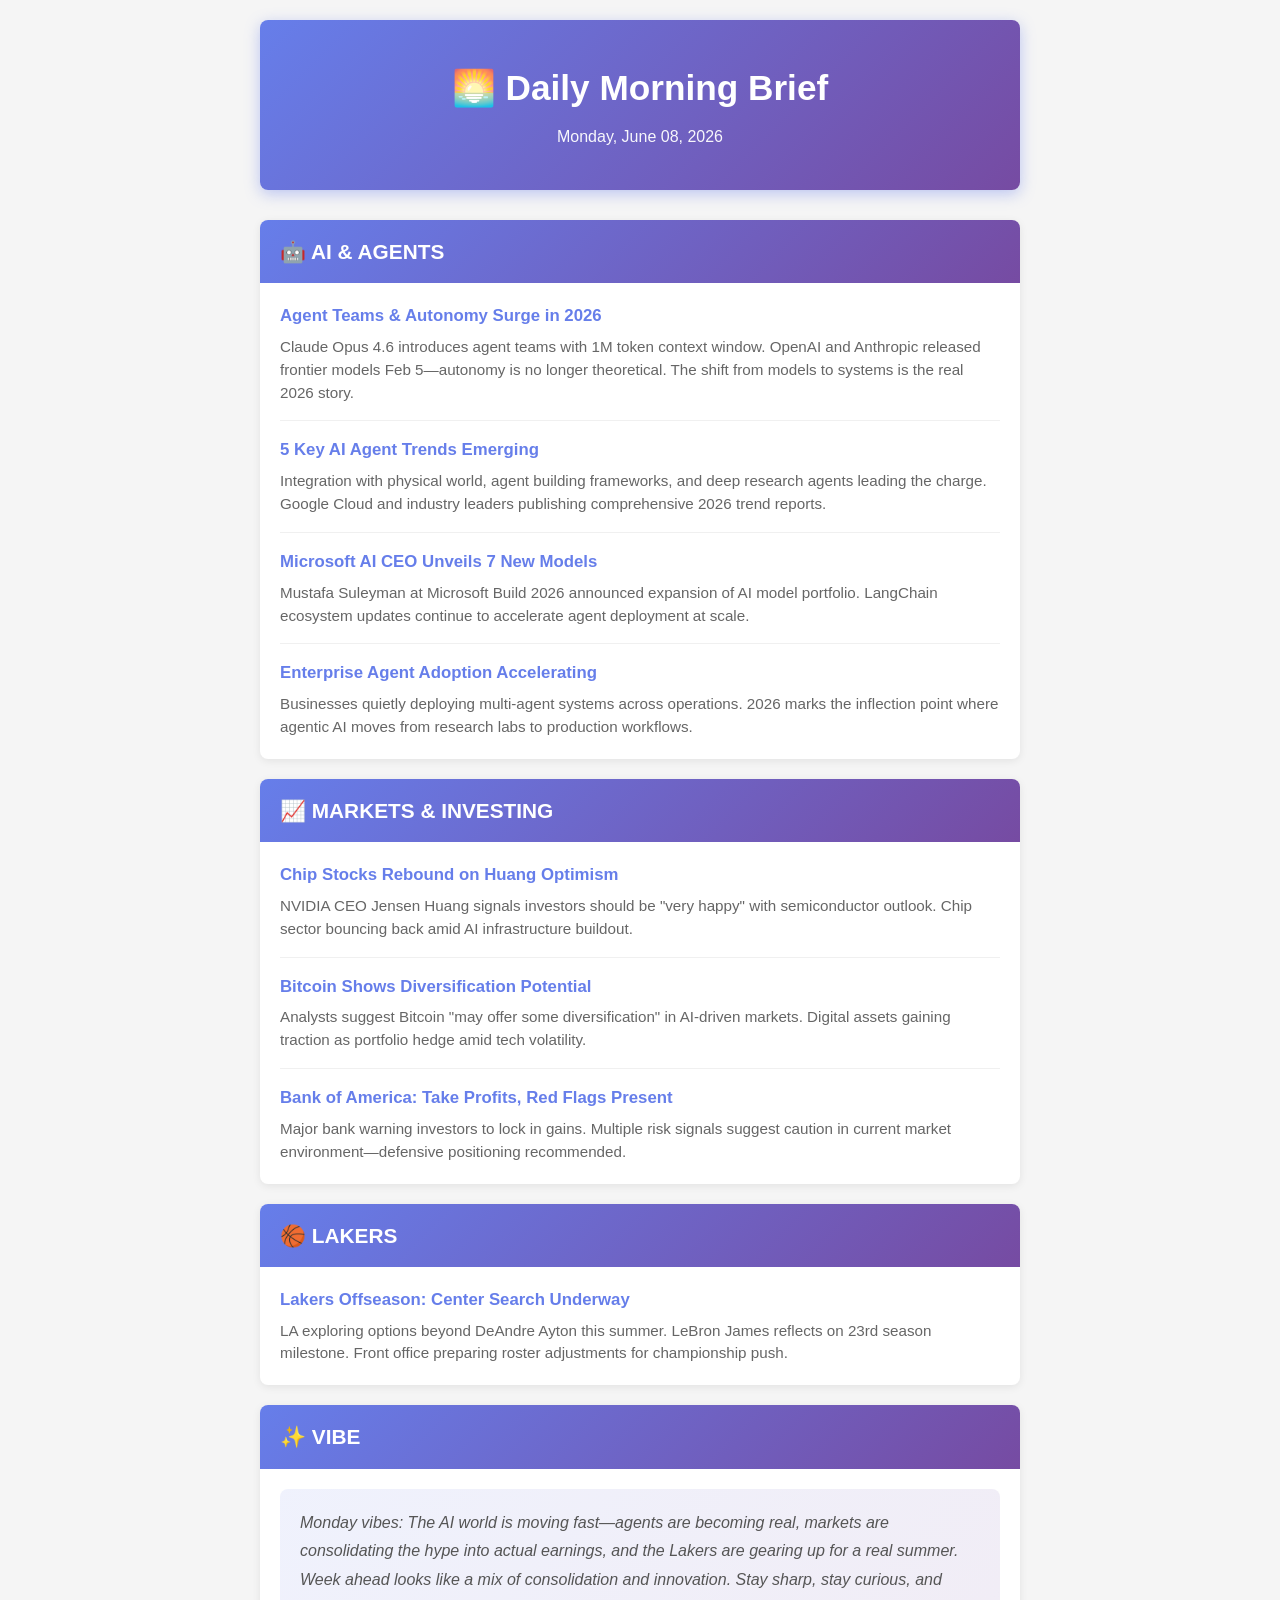
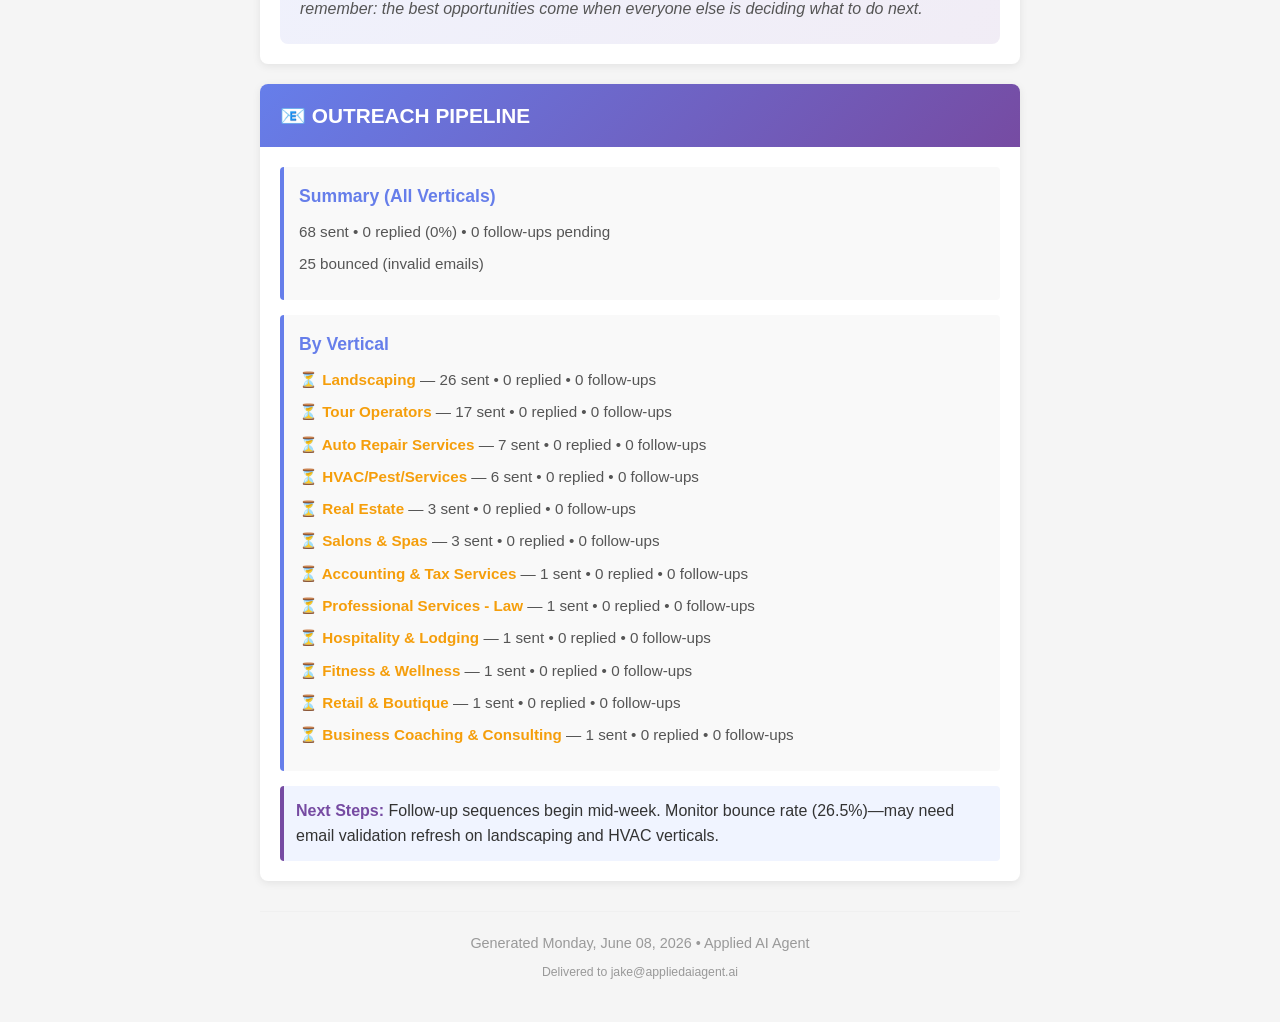
<file: daily_morning_brief.html>
<!DOCTYPE html>
<html lang="en">
<head>
    <meta charset="UTF-8">
    <meta name="viewport" content="width=device-width, initial-scale=1.0">
    <title>Daily Morning Brief</title>
    <style>
        * {margin:0;padding:0;box-sizing:border-box}
        body {font-family:-apple-system,BlinkMacSystemFont,'Segoe UI',Roboto,'Helvetica Neue',Arial,sans-serif;background:#f5f5f5;color:#333;line-height:1.6}
        .container {max-width:800px;margin:0 auto;padding:20px}
        .header {background:linear-gradient(135deg,#667eea 0%,#764ba2 100%);color:white;padding:40px 20px;border-radius:8px;text-align:center;margin-bottom:30px;box-shadow:0 4px 15px rgba(102,126,234,0.4)}
        .header h1 {font-size:2.2em;margin-bottom:8px;font-weight:700}
        .header .date {font-size:1em;opacity:0.95}
        .section {background:white;margin-bottom:20px;border-radius:8px;box-shadow:0 2px 8px rgba(0,0,0,0.08);overflow:hidden}
        .section-header {background:linear-gradient(135deg,#667eea 0%,#764ba2 100%);color:white;padding:15px 20px;font-size:1.3em;font-weight:600}
        .section-content {padding:20px}
        .item {margin-bottom:16px;padding-bottom:16px;border-bottom:1px solid #f0f0f0}
        .item:last-child {margin-bottom:0;padding-bottom:0;border-bottom:none}
        .item-title {font-weight:600;color:#667eea;margin-bottom:6px;font-size:1.05em}
        .item-desc {color:#666;font-size:0.95em;line-height:1.5}
        .vibe-section {background:linear-gradient(135deg,rgba(102,126,234,0.1) 0%,rgba(118,75,162,0.1) 100%);padding:20px;border-radius:8px;font-style:italic;color:#555;line-height:1.8}
        .pipeline-box {background:#f9f9f9;padding:15px;border-left:4px solid #667eea;margin-bottom:15px;border-radius:4px}
        .pipeline-box h3 {color:#667eea;font-size:1.1em;margin-bottom:10px}
        .pipeline-box ul {list-style:none;margin-left:0}
        .pipeline-box li {margin-bottom:8px;font-size:0.95em;color:#555}
        .status-pending {color:#f59e0b;font-weight:600}
        .footer {text-align:center;padding:20px;color:#999;font-size:0.9em;border-top:1px solid #f0f0f0;margin-top:30px}
        @media (max-width:600px) {.container {padding:12px} .header {padding:30px 15px} .header h1 {font-size:1.8em} .section-header {font-size:1.1em} .section-content {padding:15px}}
    </style>
</head>
<body>
    <div class="container">
        <div class="header">
            <h1>🌅 Daily Morning Brief</h1>
            <div class="date">Monday, June 08, 2026</div>
        </div>
        
        <div class="section">
            <div class="section-header">🤖 AI & AGENTS</div>
            <div class="section-content">
                <div class="item">
                    <div class="item-title">Agent Teams & Autonomy Surge in 2026</div>
                    <div class="item-desc">Claude Opus 4.6 introduces agent teams with 1M token context window. OpenAI and Anthropic released frontier models Feb 5—autonomy is no longer theoretical. The shift from models to systems is the real 2026 story.</div>
                </div>
                <div class="item">
                    <div class="item-title">5 Key AI Agent Trends Emerging</div>
                    <div class="item-desc">Integration with physical world, agent building frameworks, and deep research agents leading the charge. Google Cloud and industry leaders publishing comprehensive 2026 trend reports.</div>
                </div>
                <div class="item">
                    <div class="item-title">Microsoft AI CEO Unveils 7 New Models</div>
                    <div class="item-desc">Mustafa Suleyman at Microsoft Build 2026 announced expansion of AI model portfolio. LangChain ecosystem updates continue to accelerate agent deployment at scale.</div>
                </div>
                <div class="item">
                    <div class="item-title">Enterprise Agent Adoption Accelerating</div>
                    <div class="item-desc">Businesses quietly deploying multi-agent systems across operations. 2026 marks the inflection point where agentic AI moves from research labs to production workflows.</div>
                </div>
            </div>
        </div>
        
        <div class="section">
            <div class="section-header">📈 MARKETS & INVESTING</div>
            <div class="section-content">
                <div class="item">
                    <div class="item-title">Chip Stocks Rebound on Huang Optimism</div>
                    <div class="item-desc">NVIDIA CEO Jensen Huang signals investors should be "very happy" with semiconductor outlook. Chip sector bouncing back amid AI infrastructure buildout.</div>
                </div>
                <div class="item">
                    <div class="item-title">Bitcoin Shows Diversification Potential</div>
                    <div class="item-desc">Analysts suggest Bitcoin "may offer some diversification" in AI-driven markets. Digital assets gaining traction as portfolio hedge amid tech volatility.</div>
                </div>
                <div class="item">
                    <div class="item-title">Bank of America: Take Profits, Red Flags Present</div>
                    <div class="item-desc">Major bank warning investors to lock in gains. Multiple risk signals suggest caution in current market environment—defensive positioning recommended.</div>
                </div>
            </div>
        </div>
        
        <div class="section">
            <div class="section-header">🏀 LAKERS</div>
            <div class="section-content">
                <div class="item">
                    <div class="item-title">Lakers Offseason: Center Search Underway</div>
                    <div class="item-desc">LA exploring options beyond DeAndre Ayton this summer. LeBron James reflects on 23rd season milestone. Front office preparing roster adjustments for championship push.</div>
                </div>
            </div>
        </div>
        
        <div class="section">
            <div class="section-header">✨ VIBE</div>
            <div class="section-content">
                <div class="vibe-section">Monday vibes: The AI world is moving fast—agents are becoming real, markets are consolidating the hype into actual earnings, and the Lakers are gearing up for a real summer. Week ahead looks like a mix of consolidation and innovation. Stay sharp, stay curious, and remember: the best opportunities come when everyone else is deciding what to do next.</div>
            </div>
        </div>
        
        <div class="section">
            <div class="section-header">📧 OUTREACH PIPELINE</div>
            <div class="section-content">
                <div class="pipeline-box">
                    <h3>Summary (All Verticals)</h3>
                    <ul>
                        <li>68 sent • 0 replied (0%) • 0 follow-ups pending</li>
                        <li>25 bounced (invalid emails)</li>
                    </ul>
                </div>
                <div class="pipeline-box">
                    <h3>By Vertical</h3>
                    <ul>
                        <li><span class="status-pending">⏳ Landscaping</span> — 26 sent • 0 replied • 0 follow-ups</li>
                        <li><span class="status-pending">⏳ Tour Operators</span> — 17 sent • 0 replied • 0 follow-ups</li>
                        <li><span class="status-pending">⏳ Auto Repair Services</span> — 7 sent • 0 replied • 0 follow-ups</li>
                        <li><span class="status-pending">⏳ HVAC/Pest/Services</span> — 6 sent • 0 replied • 0 follow-ups</li>
                        <li><span class="status-pending">⏳ Real Estate</span> — 3 sent • 0 replied • 0 follow-ups</li>
                        <li><span class="status-pending">⏳ Salons & Spas</span> — 3 sent • 0 replied • 0 follow-ups</li>
                        <li><span class="status-pending">⏳ Accounting & Tax Services</span> — 1 sent • 0 replied • 0 follow-ups</li>
                        <li><span class="status-pending">⏳ Professional Services - Law</span> — 1 sent • 0 replied • 0 follow-ups</li>
                        <li><span class="status-pending">⏳ Hospitality & Lodging</span> — 1 sent • 0 replied • 0 follow-ups</li>
                        <li><span class="status-pending">⏳ Fitness & Wellness</span> — 1 sent • 0 replied • 0 follow-ups</li>
                        <li><span class="status-pending">⏳ Retail & Boutique</span> — 1 sent • 0 replied • 0 follow-ups</li>
                        <li><span class="status-pending">⏳ Business Coaching & Consulting</span> — 1 sent • 0 replied • 0 follow-ups</li>
                    </ul>
                </div>
                <div style="margin-top:15px;padding:12px;background:#f0f4ff;border-radius:4px;border-left:4px solid #764ba2">
                    <strong style="color:#764ba2">Next Steps:</strong> Follow-up sequences begin mid-week. Monitor bounce rate (26.5%)—may need email validation refresh on landscaping and HVAC verticals.
                </div>
            </div>
        </div>
        
        <div class="footer">
            <p>Generated Monday, June 08, 2026 • Applied AI Agent</p>
            <p style="margin-top:8px;font-size:0.85em">Delivered to jake@appliedaiagent.ai</p>
        </div>
    </div>
</body>
</html>
</file>
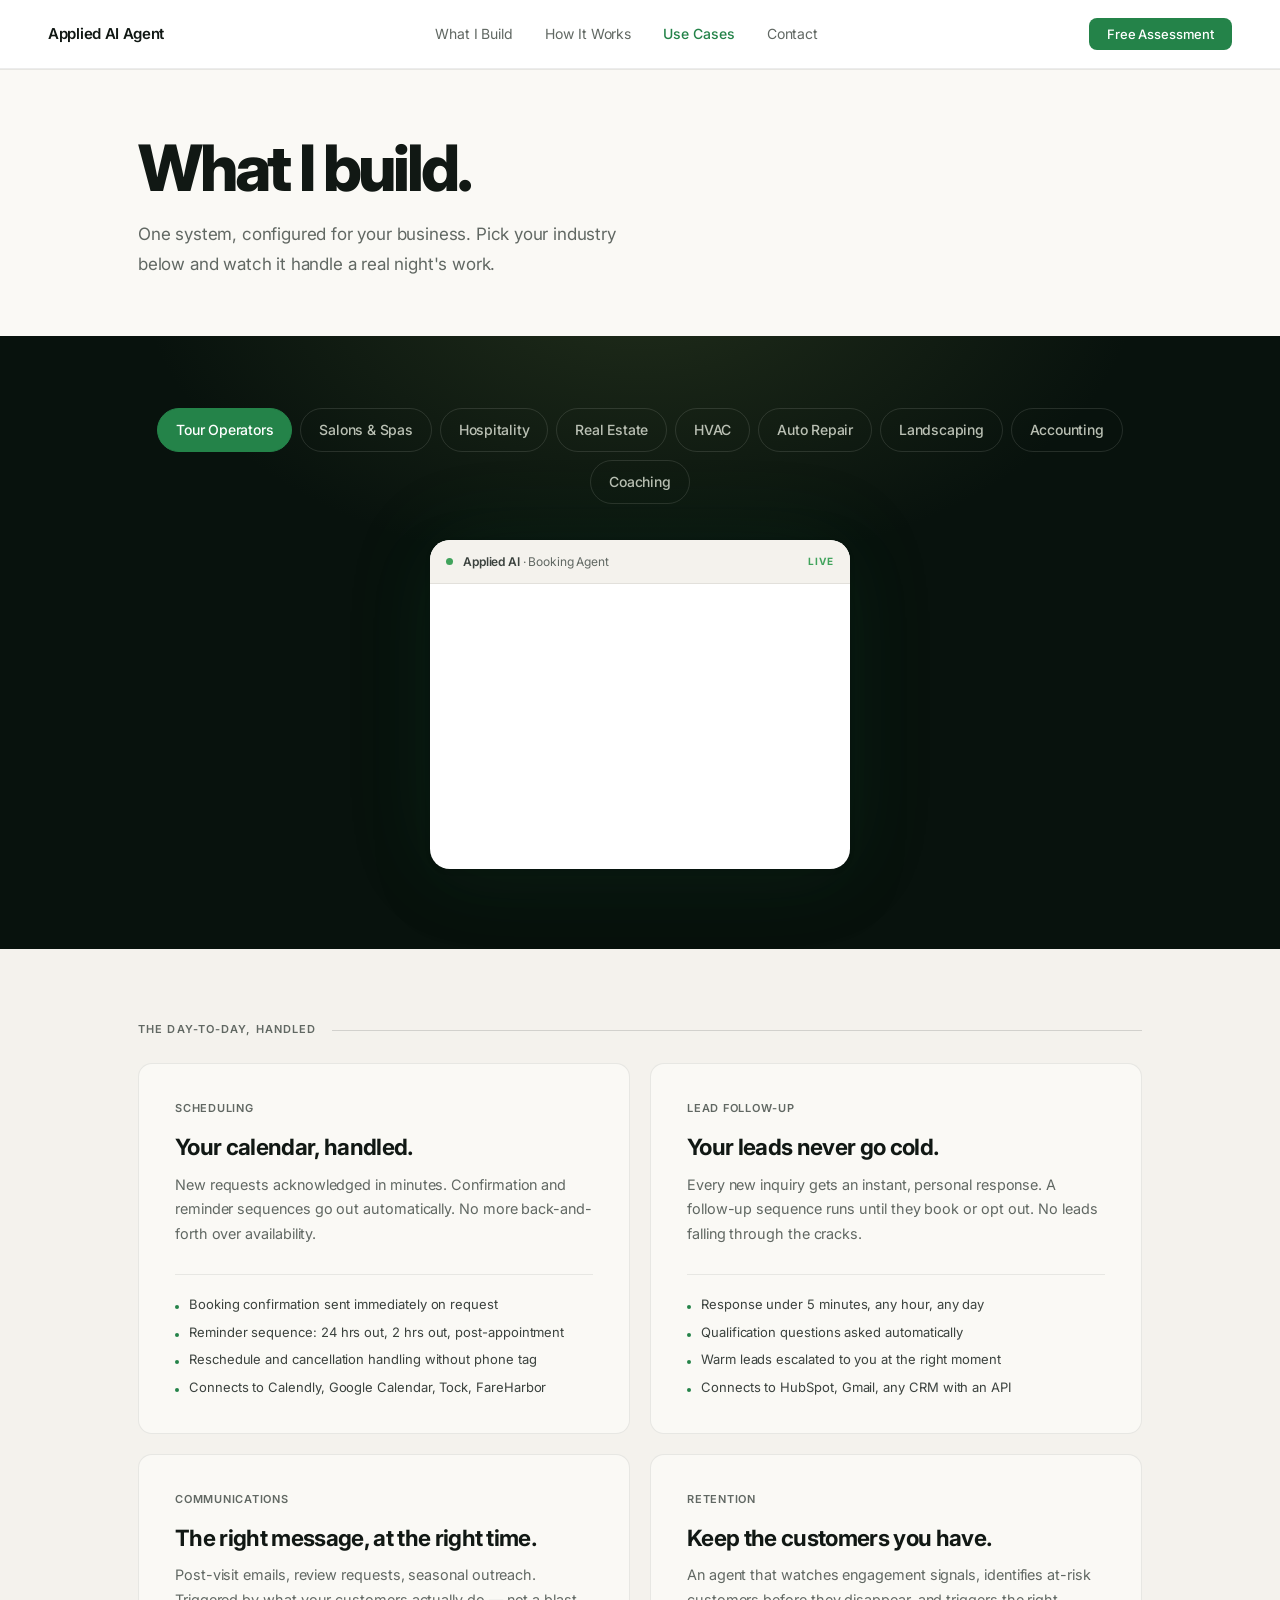
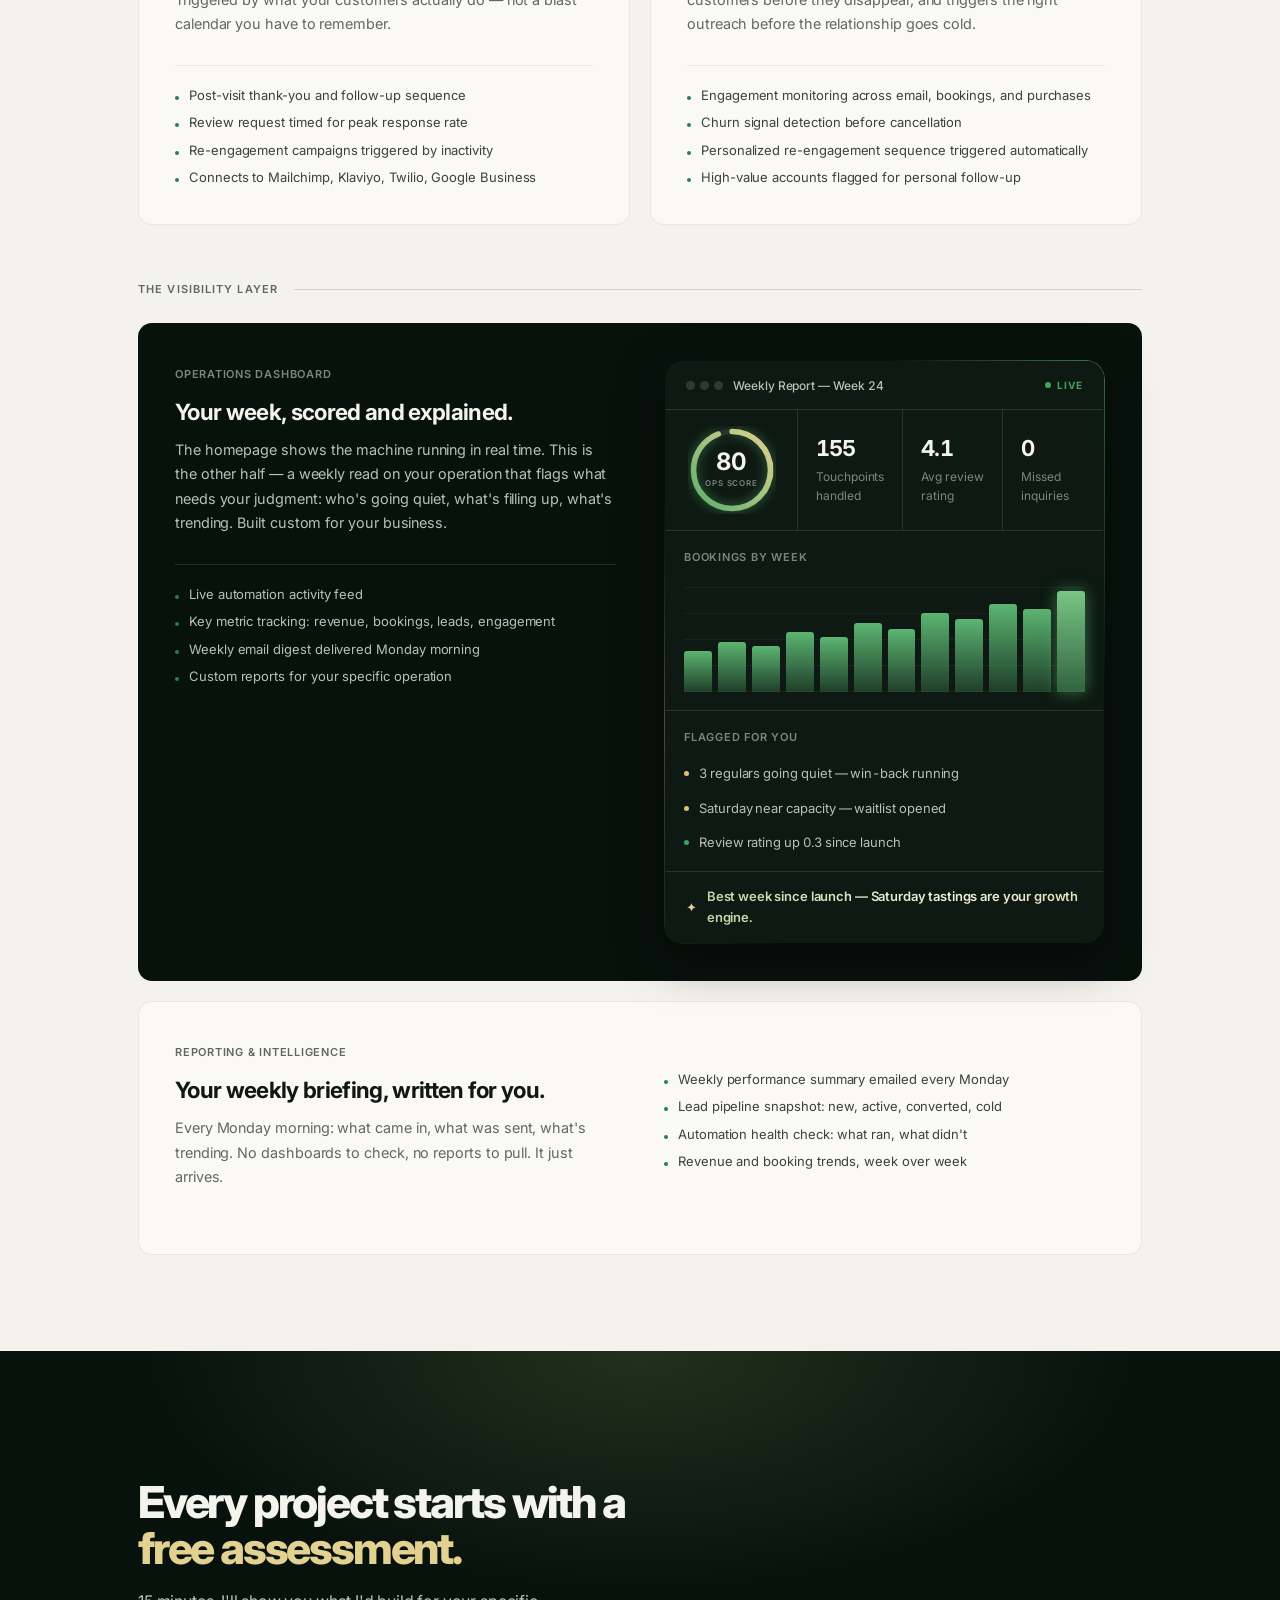
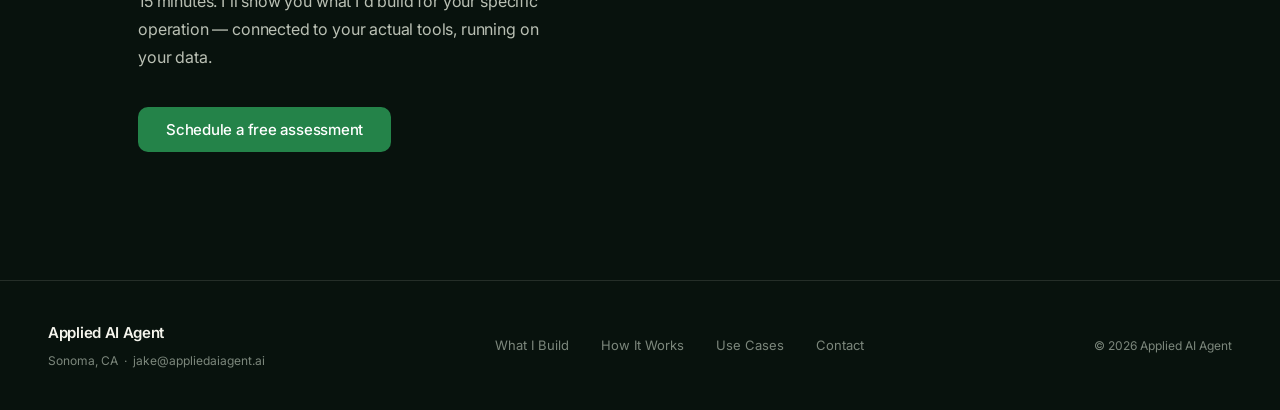
<file: work.html>
<!DOCTYPE html>
<html lang="en">
<head>
    <meta charset="UTF-8">
    <meta name="viewport" content="width=device-width, initial-scale=1.0">
    <title>Use Cases — Applied AI Agent</title>
    <meta name="description" content="What I build: custom AI systems for scheduling, lead follow-up, communications, operations dashboards, retention, and reporting.">
    <link rel="preconnect" href="https://fonts.googleapis.com">
    <link rel="preconnect" href="https://fonts.gstatic.com" crossorigin>
    <link href="https://fonts.googleapis.com/css2?family=Inter:wght@300;400;500;600;700;800&family=Source+Serif+4:ital,opsz,wght@1,8..60,400..700&display=swap" rel="stylesheet">
    <link rel="stylesheet" href="style.css">
    <style>

    /* ── PAGE HEADER ── */
    .page-header {
        background: var(--surface);
        padding: 8.5rem 0 3.5rem;
    }
    .page-header-inner { max-width: 640px; }
    h1 {
        font-family: 'Inter', sans-serif;
        font-size: clamp(2.5rem, 5.5vw, 4rem);
        font-weight: 800; letter-spacing: -0.05em; line-height: 1.0;
        color: var(--ink); text-wrap: balance;
    }
    .page-header-sub {
        font-size: 1.0625rem; font-weight: 400; letter-spacing: -0.01em;
        color: var(--ink-soft); line-height: 1.75;
        margin-top: 1.25rem; max-width: 500px;
    }

    /* ── LIVE DEMO — dark band ── */
    .work-live-demo {
        position: relative; overflow: hidden;
        background: var(--dark);
        padding: 4.5rem 0 5rem;
    }
    .work-live-demo::before {
        content: '';
        position: absolute; inset: 0; pointer-events: none;
        background: radial-gradient(ellipse 60% 75% at 50% -10%,
            oklch(38% 0.055 130 / 0.5) 0%, transparent 65%);
    }
    .work-live-demo .container { position: relative; z-index: 1; }
    .work-demo-feed-wrap {
        display: flex; justify-content: center;
        margin-top: 2.25rem;
    }

    /* ── USE CASES GRID ── */
    .use-cases { background: var(--surface-alt); padding: 4.5rem 0 6rem; }
    .use-cases-grid {
        display: grid;
        grid-template-columns: 1fr 1fr;
        gap: 1.25rem;
    }
    .uc-group-label {
        grid-column: 1 / -1;
        display: flex; align-items: center; gap: 1rem;
        margin: 2.25rem 0 0.25rem;
        font-size: 0.6875rem; font-weight: 600; letter-spacing: 0.1em;
        text-transform: uppercase; color: var(--ink-soft);
        white-space: nowrap;
    }
    .uc-group-label:first-child { margin-top: 0; }
    .uc-group-label::after {
        content: ''; height: 1px; width: 100%;
        background: var(--rule-md);
    }
    .use-case-card {
        background: var(--surface);
        border: 1px solid var(--rule);
        border-radius: 14px;
        padding: 2.25rem;
        display: flex; flex-direction: column;
        transition: box-shadow 0.2s var(--ease-quart), transform 0.2s var(--ease-quart);
    }
    .use-case-card.featured { display: grid; }
    .use-case-card:hover {
        box-shadow: 0 8px 32px oklch(13% 0.012 255 / 0.08);
        transform: translateY(-2px);
    }
    .use-case-tag {
        display: inline-block;
        font-size: 0.6875rem; font-weight: 600; letter-spacing: 0.07em;
        text-transform: uppercase; color: var(--ink-soft);
        margin-bottom: 1rem;
    }
    .use-case-headline {
        font-family: 'Inter', sans-serif;
        font-size: clamp(1.25rem, 1.75vw, 1.5rem);
        font-weight: 700; letter-spacing: -0.03em; line-height: 1.2;
        color: var(--ink); margin-bottom: 0.75rem; text-wrap: balance;
    }
    .use-case-desc {
        font-size: 0.9rem; font-weight: 400; letter-spacing: -0.005em;
        color: var(--ink-soft); line-height: 1.7; margin-bottom: 1.75rem; flex: 1;
    }
    .use-case-handles {
        border-top: 1px solid var(--rule);
        padding-top: 1.25rem;
        list-style: none;
        display: flex; flex-direction: column; gap: 0.5rem;
    }
    .use-case-handles li {
        font-size: 0.8125rem; font-weight: 400; letter-spacing: -0.005em;
        color: var(--ink-mid);
        display: flex; align-items: baseline; gap: 0.625rem;
        line-height: 1.5;
    }
    .use-case-handles li::before {
        content: '';
        display: block; width: 4px; height: 4px;
        border-radius: 50%; background: var(--accent);
        flex-shrink: 0; margin-top: 0.45rem;
    }

    /* ── FEATURED CARD (Operations Dashboard) ── */
    .use-case-card.featured {
        grid-column: 1 / -1;
        display: grid;
        grid-template-columns: 1fr 1fr;
        gap: 3rem; align-items: start;
        background: var(--dark);
        border-color: transparent;
    }
    .use-case-card.featured .use-case-tag { color: var(--text-light-soft); }
    .use-case-card.featured .use-case-headline { color: var(--text-light); }
    .use-case-card.featured .use-case-desc { color: var(--text-light-mid); }
    .use-case-card.featured .use-case-handles { border-color: var(--rule-dark); }
    .use-case-card.featured .use-case-handles li { color: var(--text-light-mid); }
    .use-case-card.featured .use-case-handles li::before { background: var(--accent); }

    /* Featured card hosts the shared mc-dash component (style.css) */
    .use-case-card.featured .mc-dash {
        box-shadow: 0 16px 48px oklch(8% 0.010 165 / 0.5);
    }

    /* ── CTA ── */
    .work-demo {
        position: relative; overflow: hidden;
        background: var(--dark);
        padding: 8rem 0;
    }
    .work-demo::before {
        content: '';
        position: absolute; inset: 0; pointer-events: none;
        background: radial-gradient(ellipse 60% 70% at 50% 0%,
            oklch(38% 0.055 130 / 0.55) 0%, transparent 65%);
    }
    .work-demo-inner { position: relative; z-index: 1; max-width: 560px; }
    .work-demo h2 {
        font-family: 'Inter', sans-serif;
        font-size: clamp(2rem, 3.5vw, 2.75rem);
        font-weight: 800; letter-spacing: -0.05em; line-height: 1.05;
        color: var(--text-light); margin-bottom: 1rem;
    }
    .work-demo h2 span { color: var(--ember); }
    .work-demo-sub {
        font-size: 1rem; font-weight: 400; letter-spacing: -0.01em;
        color: var(--text-light-mid); line-height: 1.75;
        margin-bottom: 2.25rem; max-width: 420px;
    }

    /* ── RESPONSIVE ── */
    @media (max-width: 960px) {
        .page-header { padding: 8rem 0 4rem; }
        .use-cases-grid { grid-template-columns: 1fr; }
        .use-case-card.featured { grid-template-columns: 1fr; gap: 2rem; }
        .work-demo { padding: 6rem 0; }
    }
    @media (max-width: 480px) {
        .page-header { padding: 7rem 0 2.5rem; }
        h1 { font-size: clamp(2rem, 8vw, 2.75rem); }
        .use-case-card { padding: 1.75rem 1.5rem; }
        .use-case-card.featured { padding: 1.75rem 1.5rem; }
    }

    @media (prefers-reduced-motion: reduce) {
        .use-case-card { transition: none; }
    }
    </style>
</head>
<body>

<!-- NAV -->
<nav id="nav" class="over-light">
    <a href="index.html" class="logo">Applied AI Agent</a>
    <ul class="nav-links">
        <li><a href="index.html#features">What I Build</a></li>
        <li><a href="index.html#process">How It Works</a></li>
        <li><a href="work.html" class="active">Use Cases</a></li>
        <li><a href="contact.html">Contact</a></li>
    </ul>
    <button onclick="openModal()" class="btn-nav">Free Assessment</button>
    <button class="hamburger" id="hamburger" aria-label="Menu">
        <span></span><span></span><span></span>
    </button>
</nav>

<div class="mobile-menu" id="mobileMenu">
    <ul>
        <li><a href="index.html#features">What I Build</a></li>
        <li><a href="index.html#process">How It Works</a></li>
        <li><a href="work.html">Use Cases</a></li>
        <li><a href="contact.html">Contact</a></li>
    </ul>
    <button onclick="closeMobileMenu(); setTimeout(openModal, 350);" class="mobile-menu-cta">Schedule a Free Assessment</button>
</div>

<!-- DEMO MODAL -->
<div id="demoModal" class="modal-overlay">
    <div class="modal-backdrop" onclick="closeModal()"></div>
    <div class="modal-card">
        <button class="modal-close" onclick="closeModal()">×</button>
        <p class="modal-header-label">Free 15-Minute Assessment</p>
        <h3 class="modal-title">Tell me about your <em>operation.</em></h3>
        <p class="modal-sub">I'll learn your workflows, identify the highest-impact opportunity, and tell you exactly what I'd build. No pitch. No pressure.</p>
        <form id="modalForm">
            <input type="hidden" name="_replyto" value="jake@appliedaiagent.ai">
            <input type="hidden" name="_subject" value="New assessment request — Applied AI Agent">
            <div class="form-row">
                <div class="form-group"><label>First Name</label><input type="text" name="first_name" placeholder="First name" autocomplete="given-name"></div>
                <div class="form-group"><label>Last Name</label><input type="text" name="last_name" placeholder="Last name" autocomplete="family-name"></div>
            </div>
            <div class="form-group"><label>Business Email</label><input type="email" name="email" placeholder="you@yourbusiness.com" autocomplete="email" required></div>
            <div class="form-group"><label>Business Name</label><input type="text" name="business" placeholder="Your Business" autocomplete="organization"></div>
            <div class="form-group">
                <label>Industry</label>
                <select name="industry">
                    <option value="" disabled selected>Select your industry</option>
                    <option>Winery / Tasting Room</option>
                    <option>Wine Tour Operator</option>
                    <option>Vineyard / Estate</option>
                    <option>Hospitality / Hotel</option>
                    <option>Restaurant / Bar</option>
                    <option>Home Services</option>
                    <option>Real Estate</option>
                    <option>Legal / Professional Services</option>
                    <option>Other</option>
                </select>
            </div>
            <div class="form-group" style="margin-bottom:1.25rem;">
                <label>What's eating your time right now?</label>
                <textarea name="message" placeholder="Follow-ups, bookings, scheduling — tell me what you wish you didn't have to deal with..." rows="3"></textarea>
            </div>
            <button type="button" class="btn-submit" onclick="submitModal()">Schedule My Free Assessment</button>
        </form>
        <div class="modal-success" id="modalSuccess">
            <p class="modal-title" style="text-align:center;">Message received.</p>
            <p class="modal-sub" style="text-align:center;margin-bottom:0;">Jake will be in touch within a few hours.</p>
        </div>
    </div>
</div>

<button class="float-btn" id="floatBtn" onclick="openModal()">Free Assessment</button>

<!-- PAGE HEADER -->
<div class="page-header">
    <div class="container">
        <div class="page-header-inner">
            <h1>What I build.</h1>
            <p class="page-header-sub">One system, configured for your business. Pick your industry below and watch it handle a real night's work.</p>
        </div>
    </div>
</div>

<!-- LIVE DEMO -->
<div class="work-live-demo">
    <div class="container">
        <div class="demo-chips demo-chips--dark demo-chips--scroll" id="work-demo-chips">
            <button class="demo-chip active" data-script="tour-operators">Tour Operators</button>
            <button class="demo-chip" data-script="salons">Salons &amp; Spas</button>
            <button class="demo-chip" data-script="hospitality">Hospitality</button>
            <button class="demo-chip" data-script="real-estate">Real Estate</button>
            <button class="demo-chip" data-script="hvac">HVAC</button>
            <button class="demo-chip" data-script="auto-repair">Auto Repair</button>
            <button class="demo-chip" data-script="landscaping">Landscaping</button>
            <button class="demo-chip" data-script="accounting">Accounting</button>
            <button class="demo-chip" data-script="coaching">Coaching</button>
        </div>
        <div class="work-demo-feed-wrap">
            <div id="work-demo-feed" aria-label="Live demo of the selected industry's automation"></div>
        </div>
    </div>
</div>

<!-- USE CASES -->
<div class="use-cases">
    <div class="container">
        <div class="use-cases-grid">

            <div class="uc-group-label">The day-to-day, handled</div>

            <div class="use-case-card">
                <span class="use-case-tag">Scheduling</span>
                <h2 class="use-case-headline">Your calendar, handled.</h2>
                <p class="use-case-desc">New requests acknowledged in minutes. Confirmation and reminder sequences go out automatically. No more back-and-forth over availability.</p>
                <ul class="use-case-handles">
                    <li>Booking confirmation sent immediately on request</li>
                    <li>Reminder sequence: 24 hrs out, 2 hrs out, post-appointment</li>
                    <li>Reschedule and cancellation handling without phone tag</li>
                    <li>Connects to Calendly, Google Calendar, Tock, FareHarbor</li>
                </ul>
            </div>

            <div class="use-case-card">
                <span class="use-case-tag">Lead Follow-Up</span>
                <h2 class="use-case-headline">Your leads never go cold.</h2>
                <p class="use-case-desc">Every new inquiry gets an instant, personal response. A follow-up sequence runs until they book or opt out. No leads falling through the cracks.</p>
                <ul class="use-case-handles">
                    <li>Response under 5 minutes, any hour, any day</li>
                    <li>Qualification questions asked automatically</li>
                    <li>Warm leads escalated to you at the right moment</li>
                    <li>Connects to HubSpot, Gmail, any CRM with an API</li>
                </ul>
            </div>

            <div class="use-case-card">
                <span class="use-case-tag">Communications</span>
                <h2 class="use-case-headline">The right message, at the right time.</h2>
                <p class="use-case-desc">Post-visit emails, review requests, seasonal outreach. Triggered by what your customers actually do — not a blast calendar you have to remember.</p>
                <ul class="use-case-handles">
                    <li>Post-visit thank-you and follow-up sequence</li>
                    <li>Review request timed for peak response rate</li>
                    <li>Re-engagement campaigns triggered by inactivity</li>
                    <li>Connects to Mailchimp, Klaviyo, Twilio, Google Business</li>
                </ul>
            </div>

            <div class="use-case-card">
                <span class="use-case-tag">Retention</span>
                <h2 class="use-case-headline">Keep the customers you have.</h2>
                <p class="use-case-desc">An agent that watches engagement signals, identifies at-risk customers before they disappear, and triggers the right outreach before the relationship goes cold.</p>
                <ul class="use-case-handles">
                    <li>Engagement monitoring across email, bookings, and purchases</li>
                    <li>Churn signal detection before cancellation</li>
                    <li>Personalized re-engagement sequence triggered automatically</li>
                    <li>High-value accounts flagged for personal follow-up</li>
                </ul>
            </div>

            <div class="uc-group-label">The visibility layer</div>

            <!-- Featured: Operations Dashboard -->
            <div class="use-case-card featured">
                <div>
                    <span class="use-case-tag">Operations Dashboard</span>
                    <h2 class="use-case-headline">Your week, scored and explained.</h2>
                    <p class="use-case-desc">The homepage shows the machine running in real time. This is the other half — a weekly read on your operation that flags what needs your judgment: who's going quiet, what's filling up, what's trending. Built custom for your business.</p>
                    <ul class="use-case-handles">
                        <li>Live automation activity feed</li>
                        <li>Key metric tracking: revenue, bookings, leads, engagement</li>
                        <li>Weekly email digest delivered Monday morning</li>
                        <li>Custom reports for your specific operation</li>
                    </ul>
                </div>
                <div class="mc-lux">
                    <div class="mc-dash mc-dash--compact mc-dash--lux" id="work-mc-dash">
                        <div class="mc-bar">
                            <div class="mc-bar-dots">
                                <span class="mc-bar-dot"></span><span class="mc-bar-dot"></span><span class="mc-bar-dot"></span>
                            </div>
                            <span class="mc-bar-title">Weekly Report — Week 24</span>
                            <span class="mc-bar-live"><span class="df-live-dot"></span>LIVE</span>
                        </div>
                        <div class="mc-hero-row">
                            <div class="mc-ring-cell">
                                <div class="mc-ring-wrap">
                                    <svg class="mc-ring" viewBox="0 0 96 96" aria-hidden="true">
                                        <defs>
                                            <linearGradient id="mcRingGrad" x1="0" y1="0" x2="1" y2="1">
                                                <stop offset="0%" stop-color="oklch(68% 0.13 150)"/>
                                                <stop offset="100%" stop-color="oklch(86% 0.085 95)"/>
                                            </linearGradient>
                                        </defs>
                                        <circle class="mc-ring-bg" cx="48" cy="48" r="42"/>
                                        <circle class="mc-ring-fg" cx="48" cy="48" r="42"/>
                                    </svg>
                                    <div class="mc-ring-center">
                                        <span class="mc-ring-val" data-mc-count="94">0</span>
                                        <span class="mc-ring-cap">Ops score</span>
                                    </div>
                                </div>
                            </div>
                            <div class="mc-metric">
                                <span class="mc-metric-val" data-mc-count="183">0</span>
                                <span class="mc-metric-label">Touchpoints handled</span>
                            </div>
                            <div class="mc-metric">
                                <span class="mc-metric-val" data-mc-count="4.8" data-mc-decimals="1">0</span>
                                <span class="mc-metric-label">Avg review rating</span>
                            </div>
                            <div class="mc-metric">
                                <span class="mc-metric-val" data-mc-count="0">0</span>
                                <span class="mc-metric-label">Missed inquiries</span>
                            </div>
                        </div>
                        <div class="mc-chart" style="border-right:none; border-bottom:1px solid var(--rule-dark);">
                            <span class="mc-panel-title">Bookings by week</span>
                            <div class="mc-bars" aria-hidden="true">
                                <span style="--h:38; --d:1"></span>
                                <span style="--h:46; --d:2"></span>
                                <span style="--h:42; --d:3"></span>
                                <span style="--h:55; --d:4"></span>
                                <span style="--h:50; --d:5"></span>
                                <span style="--h:63; --d:6"></span>
                                <span style="--h:58; --d:7"></span>
                                <span style="--h:72; --d:8"></span>
                                <span style="--h:67; --d:9"></span>
                                <span style="--h:80; --d:10"></span>
                                <span style="--h:76; --d:11"></span>
                                <span class="hot" style="--h:92; --d:12"></span>
                            </div>
                        </div>
                        <div class="mc-activity">
                            <span class="mc-panel-title">Flagged for you</span>
                            <div class="mc-rows">
                                <div class="mc-row"><span class="mc-row-dot mc-row-dot--amber"></span>3 regulars going quiet — win-back running</div>
                                <div class="mc-row"><span class="mc-row-dot mc-row-dot--amber"></span>Saturday near capacity — waitlist opened</div>
                                <div class="mc-row"><span class="mc-row-dot"></span>Review rating up 0.3 since launch</div>
                            </div>
                        </div>
                        <div class="mc-insight">
                            <span class="mc-insight-star">✦</span>
                            <span class="mc-insight-text">Best week since launch — Saturday tastings are your growth engine.</span>
                        </div>
                    </div>
                </div>
            </div>

            <div class="use-case-card" style="grid-column: 1 / -1;">
                <div style="display:grid; grid-template-columns: 1fr 1fr; gap: 3rem; align-items: start;">
                    <div>
                        <span class="use-case-tag">Reporting &amp; Intelligence</span>
                        <h2 class="use-case-headline">Your weekly briefing, written for you.</h2>
                        <p class="use-case-desc">Every Monday morning: what came in, what was sent, what's trending. No dashboards to check, no reports to pull. It just arrives.</p>
                    </div>
                    <ul class="use-case-handles" style="border-top:none; padding-top:0; margin-top:2rem;">
                        <li>Weekly performance summary emailed every Monday</li>
                        <li>Lead pipeline snapshot: new, active, converted, cold</li>
                        <li>Automation health check: what ran, what didn't</li>
                        <li>Revenue and booking trends, week over week</li>
                    </ul>
                </div>
            </div>

        </div>
    </div>
</div>

<!-- CTA -->
<div class="work-demo">
    <div class="container">
        <div class="work-demo-inner">
            <h2>Every project starts with a<br><span>free assessment.</span></h2>
            <p class="work-demo-sub">15 minutes. I'll show you what I'd build for your specific operation — connected to your actual tools, running on your data.</p>
            <button onclick="openModal()" class="btn-primary">Schedule a free assessment</button>
        </div>
    </div>
</div>

<!-- FOOTER -->
<footer>
    <div class="footer-brand">
        <a href="index.html" class="footer-logo">Applied AI Agent</a>
        <span class="footer-location">Sonoma, CA &nbsp;·&nbsp; <a href="mailto:jake@appliedaiagent.ai" style="color:inherit;text-decoration:none;">jake@appliedaiagent.ai</a></span>
    </div>
    <nav class="footer-links">
        <a href="index.html#features">What I Build</a>
        <a href="index.html#process">How It Works</a>
        <a href="work.html">Use Cases</a>
        <a href="contact.html">Contact</a>
    </nav>
    <p class="footer-copy">© 2026 Applied AI Agent</p>
</footer>

<script src="main.js"></script>
<script src="demo-engine.js"></script>
<script>
const workFeed = createDemoFeed(document.getElementById('work-demo-feed'), 'tour-operators', { flat: true });
wireDemoChips(document.getElementById('work-demo-chips'), workFeed);
initMcDash(document.getElementById('work-mc-dash'));
</script>
</body>
</html>
</file>
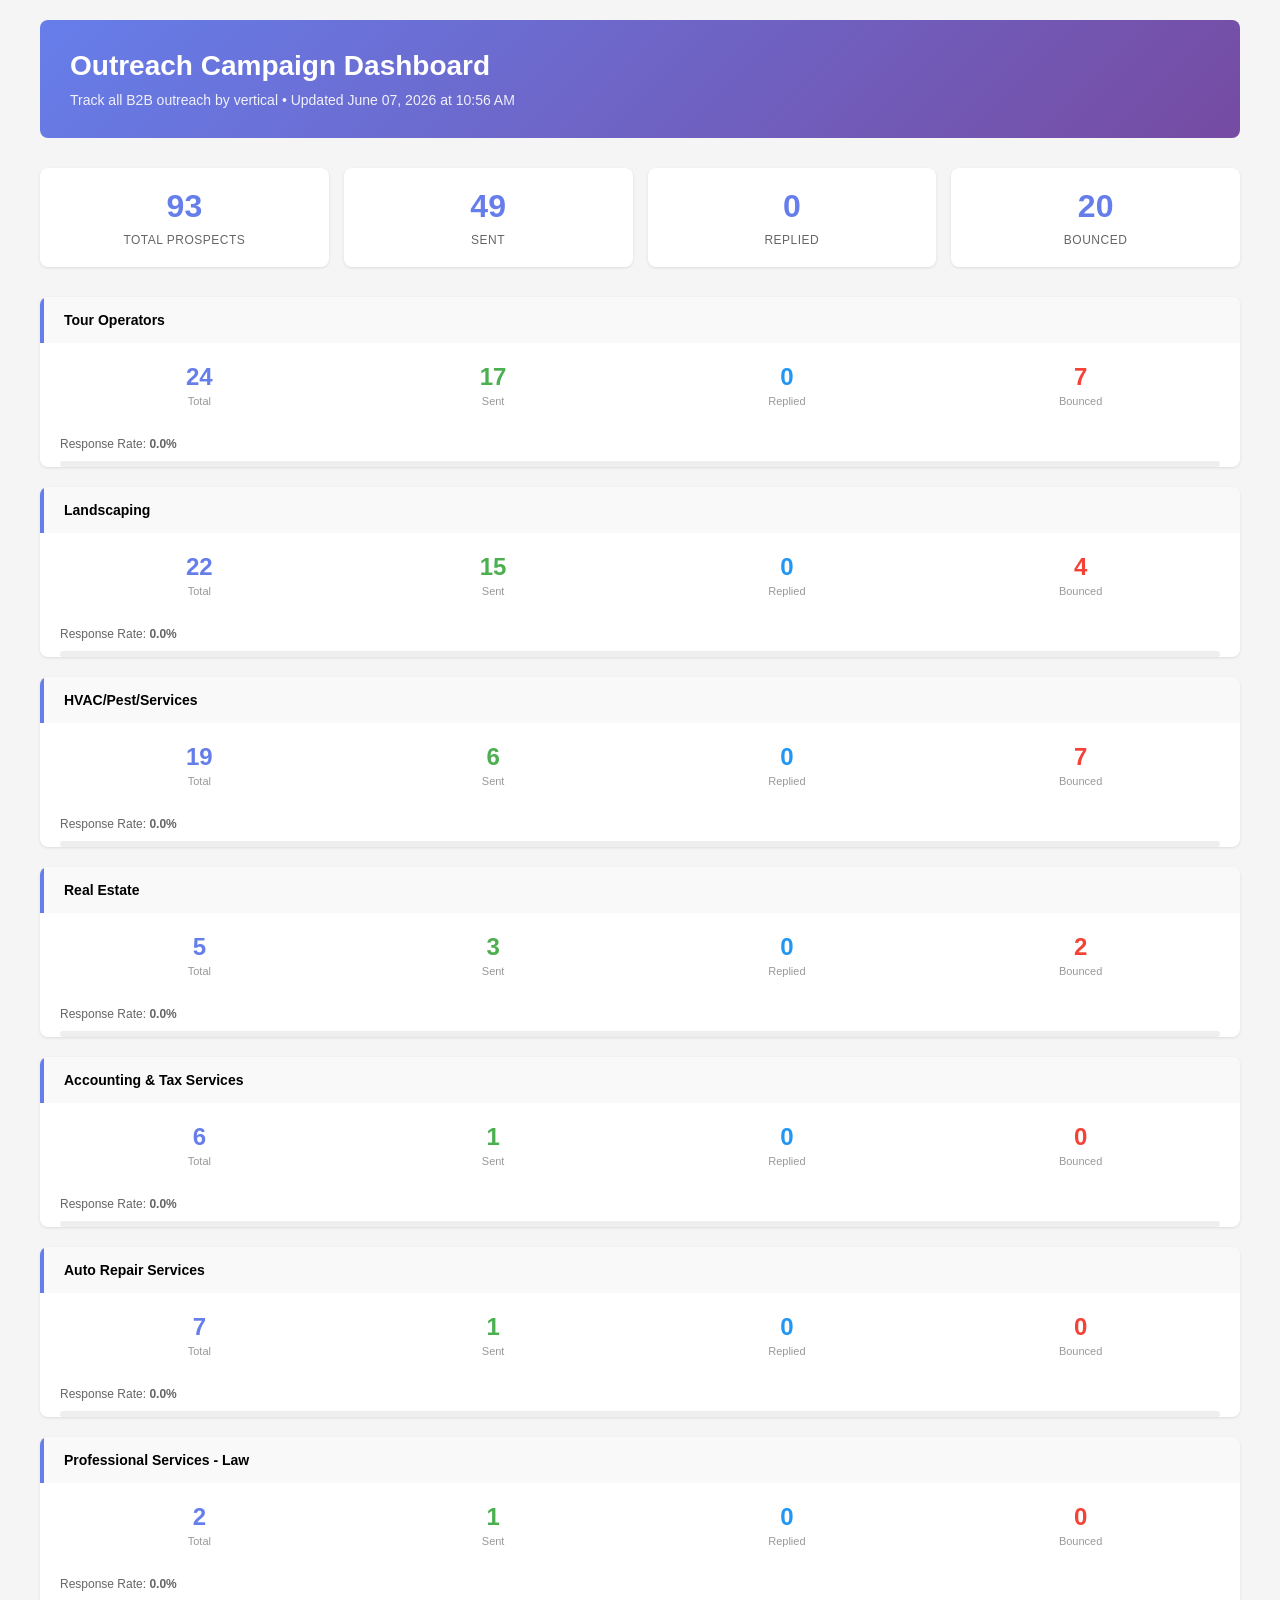
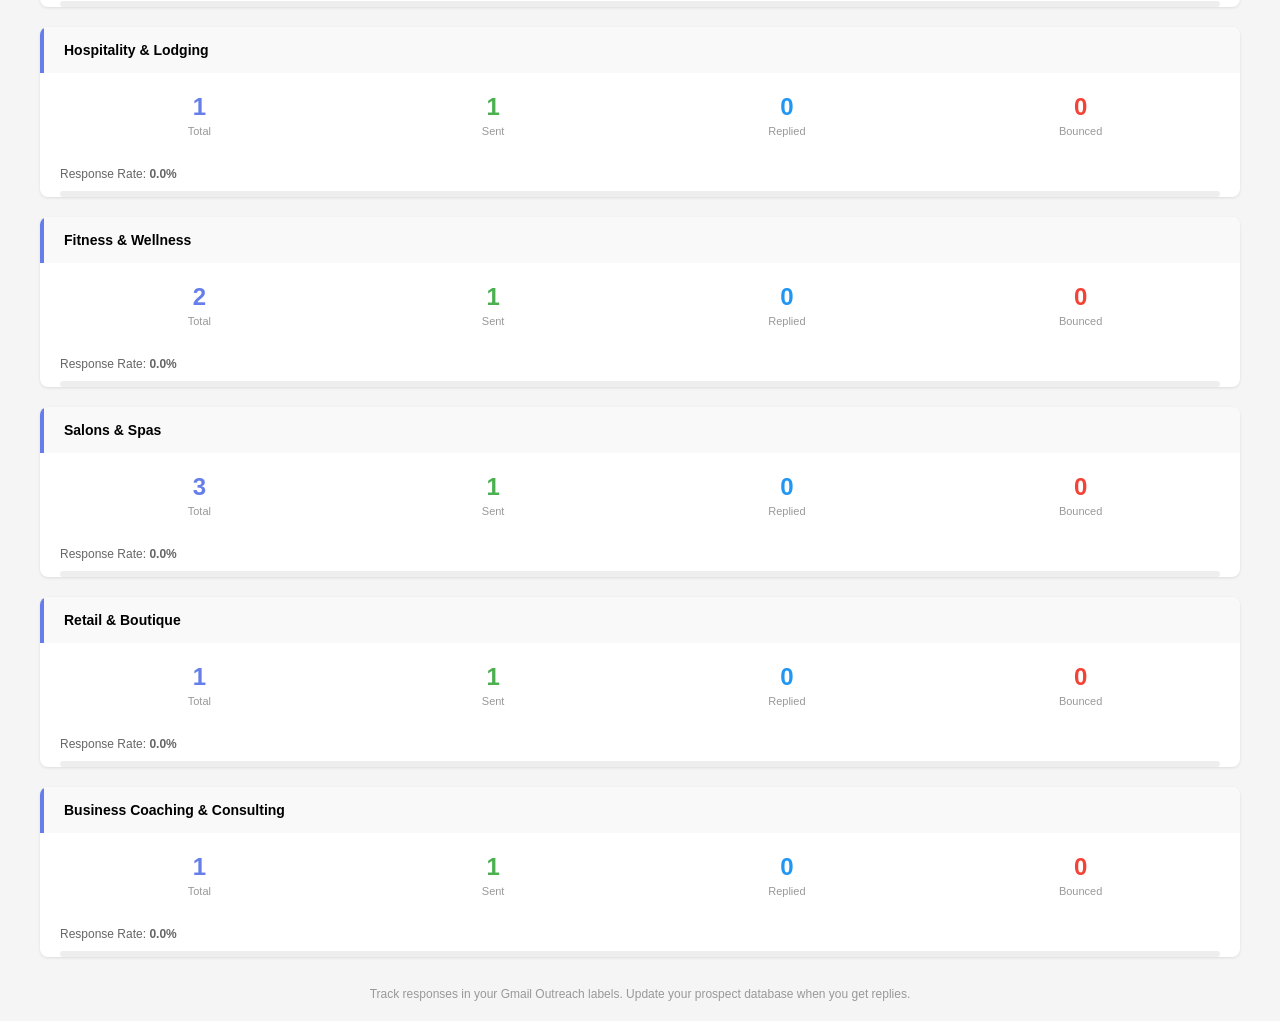
<file: 04-outreach/outreach_dashboard.html>
<!DOCTYPE html>
<html>
<head>
    <title>Outreach Campaign Dashboard</title>
    <meta charset="utf-8">
    <meta name="viewport" content="width=device-width, initial-scale=1">
    <style>
        * { margin: 0; padding: 0; box-sizing: border-box; }
        body { font-family: -apple-system, BlinkMacSystemFont, 'Segoe UI', sans-serif; background: #f5f5f5; padding: 20px; }
        .container { max-width: 1200px; margin: 0 auto; }
        .header { background: linear-gradient(135deg, #667eea 0%, #764ba2 100%); color: white; padding: 30px; border-radius: 8px; margin-bottom: 30px; }
        .header h1 { font-size: 28px; margin-bottom: 10px; }
        .header p { font-size: 14px; opacity: 0.9; }
        .summary { display: grid; grid-template-columns: repeat(auto-fit, minmax(150px, 1fr)); gap: 15px; margin-bottom: 30px; }
        .summary-card { background: white; padding: 20px; border-radius: 8px; box-shadow: 0 1px 3px rgba(0,0,0,0.1); text-align: center; }
        .summary-card .number { font-size: 32px; font-weight: bold; color: #667eea; }
        .summary-card .label { font-size: 12px; color: #666; margin-top: 8px; text-transform: uppercase; letter-spacing: 0.5px; }
        .verticals { display: grid; gap: 20px; }
        .vertical-section { background: white; border-radius: 8px; overflow: hidden; box-shadow: 0 1px 3px rgba(0,0,0,0.1); }
        .vertical-header { background: #f9f9f9; padding: 15px 20px; border-left: 4px solid #667eea; font-weight: 600; font-size: 14px; }
        .vertical-stats { padding: 20px; display: grid; grid-template-columns: repeat(auto-fit, minmax(100px, 1fr)); gap: 15px; }
        .stat { text-align: center; }
        .stat .value { font-size: 24px; font-weight: bold; color: #667eea; }
        .stat .label { font-size: 11px; color: #999; margin-top: 4px; }
        .stat.sent .value { color: #4CAF50; }
        .stat.replied .value { color: #2196F3; }
        .stat.bounced .value { color: #f44336; }
        .vertical-prospects { padding: 0 20px 20px 20px; }
        .prospect-list { display: grid; gap: 8px; max-height: 200px; overflow-y: auto; }
        .prospect-item { display: flex; justify-content: space-between; align-items: center; padding: 10px; background: #fafafa; border-radius: 4px; font-size: 12px; }
        .prospect-company { font-weight: 500; color: #333; }
        .prospect-status { padding: 2px 8px; border-radius: 3px; font-size: 10px; font-weight: 600; }
        .status-sent { background: #E8F5E9; color: #2E7D32; }
        .status-replied { background: #E3F2FD; color: #1565C0; }
        .status-bounced { background: #FFEBEE; color: #C62828; }
        .footer { text-align: center; margin-top: 30px; color: #999; font-size: 12px; }
        .progress-bar { background: #eee; height: 6px; border-radius: 3px; overflow: hidden; margin-top: 10px; }
        .progress-fill { background: #667eea; height: 100%; }
        @media (max-width: 768px) {
            .header h1 { font-size: 20px; }
            .summary { grid-template-columns: repeat(2, 1fr); }
            .vertical-prospects { display: none; }
        }
    </style>
</head>
<body>
    <div class="container">
        <div class="header">
            <h1>Outreach Campaign Dashboard</h1>
            <p>Track all B2B outreach by vertical • Updated June 07, 2026 at 10:56 AM</p>
        </div>
        
        <div class="summary">
            <div class="summary-card">
                <div class="number">93</div>
                <div class="label">Total Prospects</div>
            </div>
            <div class="summary-card">
                <div class="number">49</div>
                <div class="label">Sent</div>
            </div>
            <div class="summary-card">
                <div class="number">0</div>
                <div class="label">Replied</div>
            </div>
            <div class="summary-card">
                <div class="number">20</div>
                <div class="label">Bounced</div>
            </div>
        </div>
        
        <div class="verticals">

        <div class="vertical-section">
            <div class="vertical-header">Tour Operators</div>
            <div class="vertical-stats">
                <div class="stat">
                    <div class="value">24</div>
                    <div class="label">Total</div>
                </div>
                <div class="stat sent">
                    <div class="value">17</div>
                    <div class="label">Sent</div>
                </div>
                <div class="stat replied">
                    <div class="value">0</div>
                    <div class="label">Replied</div>
                </div>
                <div class="stat bounced">
                    <div class="value">7</div>
                    <div class="label">Bounced</div>
                </div>
            </div>
            <div style="padding: 0 20px;">
                <div style="font-size: 12px; color: #666; margin-top: 10px;">Response Rate: <strong>0.0%</strong></div>
                <div class="progress-bar">
                    <div class="progress-fill" style="width: 0.0%"></div>
                </div>
            </div>
        </div>

        <div class="vertical-section">
            <div class="vertical-header">Landscaping</div>
            <div class="vertical-stats">
                <div class="stat">
                    <div class="value">22</div>
                    <div class="label">Total</div>
                </div>
                <div class="stat sent">
                    <div class="value">15</div>
                    <div class="label">Sent</div>
                </div>
                <div class="stat replied">
                    <div class="value">0</div>
                    <div class="label">Replied</div>
                </div>
                <div class="stat bounced">
                    <div class="value">4</div>
                    <div class="label">Bounced</div>
                </div>
            </div>
            <div style="padding: 0 20px;">
                <div style="font-size: 12px; color: #666; margin-top: 10px;">Response Rate: <strong>0.0%</strong></div>
                <div class="progress-bar">
                    <div class="progress-fill" style="width: 0.0%"></div>
                </div>
            </div>
        </div>

        <div class="vertical-section">
            <div class="vertical-header">HVAC/Pest/Services</div>
            <div class="vertical-stats">
                <div class="stat">
                    <div class="value">19</div>
                    <div class="label">Total</div>
                </div>
                <div class="stat sent">
                    <div class="value">6</div>
                    <div class="label">Sent</div>
                </div>
                <div class="stat replied">
                    <div class="value">0</div>
                    <div class="label">Replied</div>
                </div>
                <div class="stat bounced">
                    <div class="value">7</div>
                    <div class="label">Bounced</div>
                </div>
            </div>
            <div style="padding: 0 20px;">
                <div style="font-size: 12px; color: #666; margin-top: 10px;">Response Rate: <strong>0.0%</strong></div>
                <div class="progress-bar">
                    <div class="progress-fill" style="width: 0.0%"></div>
                </div>
            </div>
        </div>

        <div class="vertical-section">
            <div class="vertical-header">Real Estate</div>
            <div class="vertical-stats">
                <div class="stat">
                    <div class="value">5</div>
                    <div class="label">Total</div>
                </div>
                <div class="stat sent">
                    <div class="value">3</div>
                    <div class="label">Sent</div>
                </div>
                <div class="stat replied">
                    <div class="value">0</div>
                    <div class="label">Replied</div>
                </div>
                <div class="stat bounced">
                    <div class="value">2</div>
                    <div class="label">Bounced</div>
                </div>
            </div>
            <div style="padding: 0 20px;">
                <div style="font-size: 12px; color: #666; margin-top: 10px;">Response Rate: <strong>0.0%</strong></div>
                <div class="progress-bar">
                    <div class="progress-fill" style="width: 0.0%"></div>
                </div>
            </div>
        </div>

        <div class="vertical-section">
            <div class="vertical-header">Accounting & Tax Services</div>
            <div class="vertical-stats">
                <div class="stat">
                    <div class="value">6</div>
                    <div class="label">Total</div>
                </div>
                <div class="stat sent">
                    <div class="value">1</div>
                    <div class="label">Sent</div>
                </div>
                <div class="stat replied">
                    <div class="value">0</div>
                    <div class="label">Replied</div>
                </div>
                <div class="stat bounced">
                    <div class="value">0</div>
                    <div class="label">Bounced</div>
                </div>
            </div>
            <div style="padding: 0 20px;">
                <div style="font-size: 12px; color: #666; margin-top: 10px;">Response Rate: <strong>0.0%</strong></div>
                <div class="progress-bar">
                    <div class="progress-fill" style="width: 0.0%"></div>
                </div>
            </div>
        </div>

        <div class="vertical-section">
            <div class="vertical-header">Auto Repair Services</div>
            <div class="vertical-stats">
                <div class="stat">
                    <div class="value">7</div>
                    <div class="label">Total</div>
                </div>
                <div class="stat sent">
                    <div class="value">1</div>
                    <div class="label">Sent</div>
                </div>
                <div class="stat replied">
                    <div class="value">0</div>
                    <div class="label">Replied</div>
                </div>
                <div class="stat bounced">
                    <div class="value">0</div>
                    <div class="label">Bounced</div>
                </div>
            </div>
            <div style="padding: 0 20px;">
                <div style="font-size: 12px; color: #666; margin-top: 10px;">Response Rate: <strong>0.0%</strong></div>
                <div class="progress-bar">
                    <div class="progress-fill" style="width: 0.0%"></div>
                </div>
            </div>
        </div>

        <div class="vertical-section">
            <div class="vertical-header">Professional Services - Law</div>
            <div class="vertical-stats">
                <div class="stat">
                    <div class="value">2</div>
                    <div class="label">Total</div>
                </div>
                <div class="stat sent">
                    <div class="value">1</div>
                    <div class="label">Sent</div>
                </div>
                <div class="stat replied">
                    <div class="value">0</div>
                    <div class="label">Replied</div>
                </div>
                <div class="stat bounced">
                    <div class="value">0</div>
                    <div class="label">Bounced</div>
                </div>
            </div>
            <div style="padding: 0 20px;">
                <div style="font-size: 12px; color: #666; margin-top: 10px;">Response Rate: <strong>0.0%</strong></div>
                <div class="progress-bar">
                    <div class="progress-fill" style="width: 0.0%"></div>
                </div>
            </div>
        </div>

        <div class="vertical-section">
            <div class="vertical-header">Hospitality & Lodging</div>
            <div class="vertical-stats">
                <div class="stat">
                    <div class="value">1</div>
                    <div class="label">Total</div>
                </div>
                <div class="stat sent">
                    <div class="value">1</div>
                    <div class="label">Sent</div>
                </div>
                <div class="stat replied">
                    <div class="value">0</div>
                    <div class="label">Replied</div>
                </div>
                <div class="stat bounced">
                    <div class="value">0</div>
                    <div class="label">Bounced</div>
                </div>
            </div>
            <div style="padding: 0 20px;">
                <div style="font-size: 12px; color: #666; margin-top: 10px;">Response Rate: <strong>0.0%</strong></div>
                <div class="progress-bar">
                    <div class="progress-fill" style="width: 0.0%"></div>
                </div>
            </div>
        </div>

        <div class="vertical-section">
            <div class="vertical-header">Fitness & Wellness</div>
            <div class="vertical-stats">
                <div class="stat">
                    <div class="value">2</div>
                    <div class="label">Total</div>
                </div>
                <div class="stat sent">
                    <div class="value">1</div>
                    <div class="label">Sent</div>
                </div>
                <div class="stat replied">
                    <div class="value">0</div>
                    <div class="label">Replied</div>
                </div>
                <div class="stat bounced">
                    <div class="value">0</div>
                    <div class="label">Bounced</div>
                </div>
            </div>
            <div style="padding: 0 20px;">
                <div style="font-size: 12px; color: #666; margin-top: 10px;">Response Rate: <strong>0.0%</strong></div>
                <div class="progress-bar">
                    <div class="progress-fill" style="width: 0.0%"></div>
                </div>
            </div>
        </div>

        <div class="vertical-section">
            <div class="vertical-header">Salons & Spas</div>
            <div class="vertical-stats">
                <div class="stat">
                    <div class="value">3</div>
                    <div class="label">Total</div>
                </div>
                <div class="stat sent">
                    <div class="value">1</div>
                    <div class="label">Sent</div>
                </div>
                <div class="stat replied">
                    <div class="value">0</div>
                    <div class="label">Replied</div>
                </div>
                <div class="stat bounced">
                    <div class="value">0</div>
                    <div class="label">Bounced</div>
                </div>
            </div>
            <div style="padding: 0 20px;">
                <div style="font-size: 12px; color: #666; margin-top: 10px;">Response Rate: <strong>0.0%</strong></div>
                <div class="progress-bar">
                    <div class="progress-fill" style="width: 0.0%"></div>
                </div>
            </div>
        </div>

        <div class="vertical-section">
            <div class="vertical-header">Retail & Boutique</div>
            <div class="vertical-stats">
                <div class="stat">
                    <div class="value">1</div>
                    <div class="label">Total</div>
                </div>
                <div class="stat sent">
                    <div class="value">1</div>
                    <div class="label">Sent</div>
                </div>
                <div class="stat replied">
                    <div class="value">0</div>
                    <div class="label">Replied</div>
                </div>
                <div class="stat bounced">
                    <div class="value">0</div>
                    <div class="label">Bounced</div>
                </div>
            </div>
            <div style="padding: 0 20px;">
                <div style="font-size: 12px; color: #666; margin-top: 10px;">Response Rate: <strong>0.0%</strong></div>
                <div class="progress-bar">
                    <div class="progress-fill" style="width: 0.0%"></div>
                </div>
            </div>
        </div>

        <div class="vertical-section">
            <div class="vertical-header">Business Coaching & Consulting</div>
            <div class="vertical-stats">
                <div class="stat">
                    <div class="value">1</div>
                    <div class="label">Total</div>
                </div>
                <div class="stat sent">
                    <div class="value">1</div>
                    <div class="label">Sent</div>
                </div>
                <div class="stat replied">
                    <div class="value">0</div>
                    <div class="label">Replied</div>
                </div>
                <div class="stat bounced">
                    <div class="value">0</div>
                    <div class="label">Bounced</div>
                </div>
            </div>
            <div style="padding: 0 20px;">
                <div style="font-size: 12px; color: #666; margin-top: 10px;">Response Rate: <strong>0.0%</strong></div>
                <div class="progress-bar">
                    <div class="progress-fill" style="width: 0.0%"></div>
                </div>
            </div>
        </div>

        </div>
        
        <div class="footer">
            <p>Track responses in your Gmail Outreach labels. Update your prospect database when you get replies.</p>
        </div>
    </div>
</body>
</html>
</file>
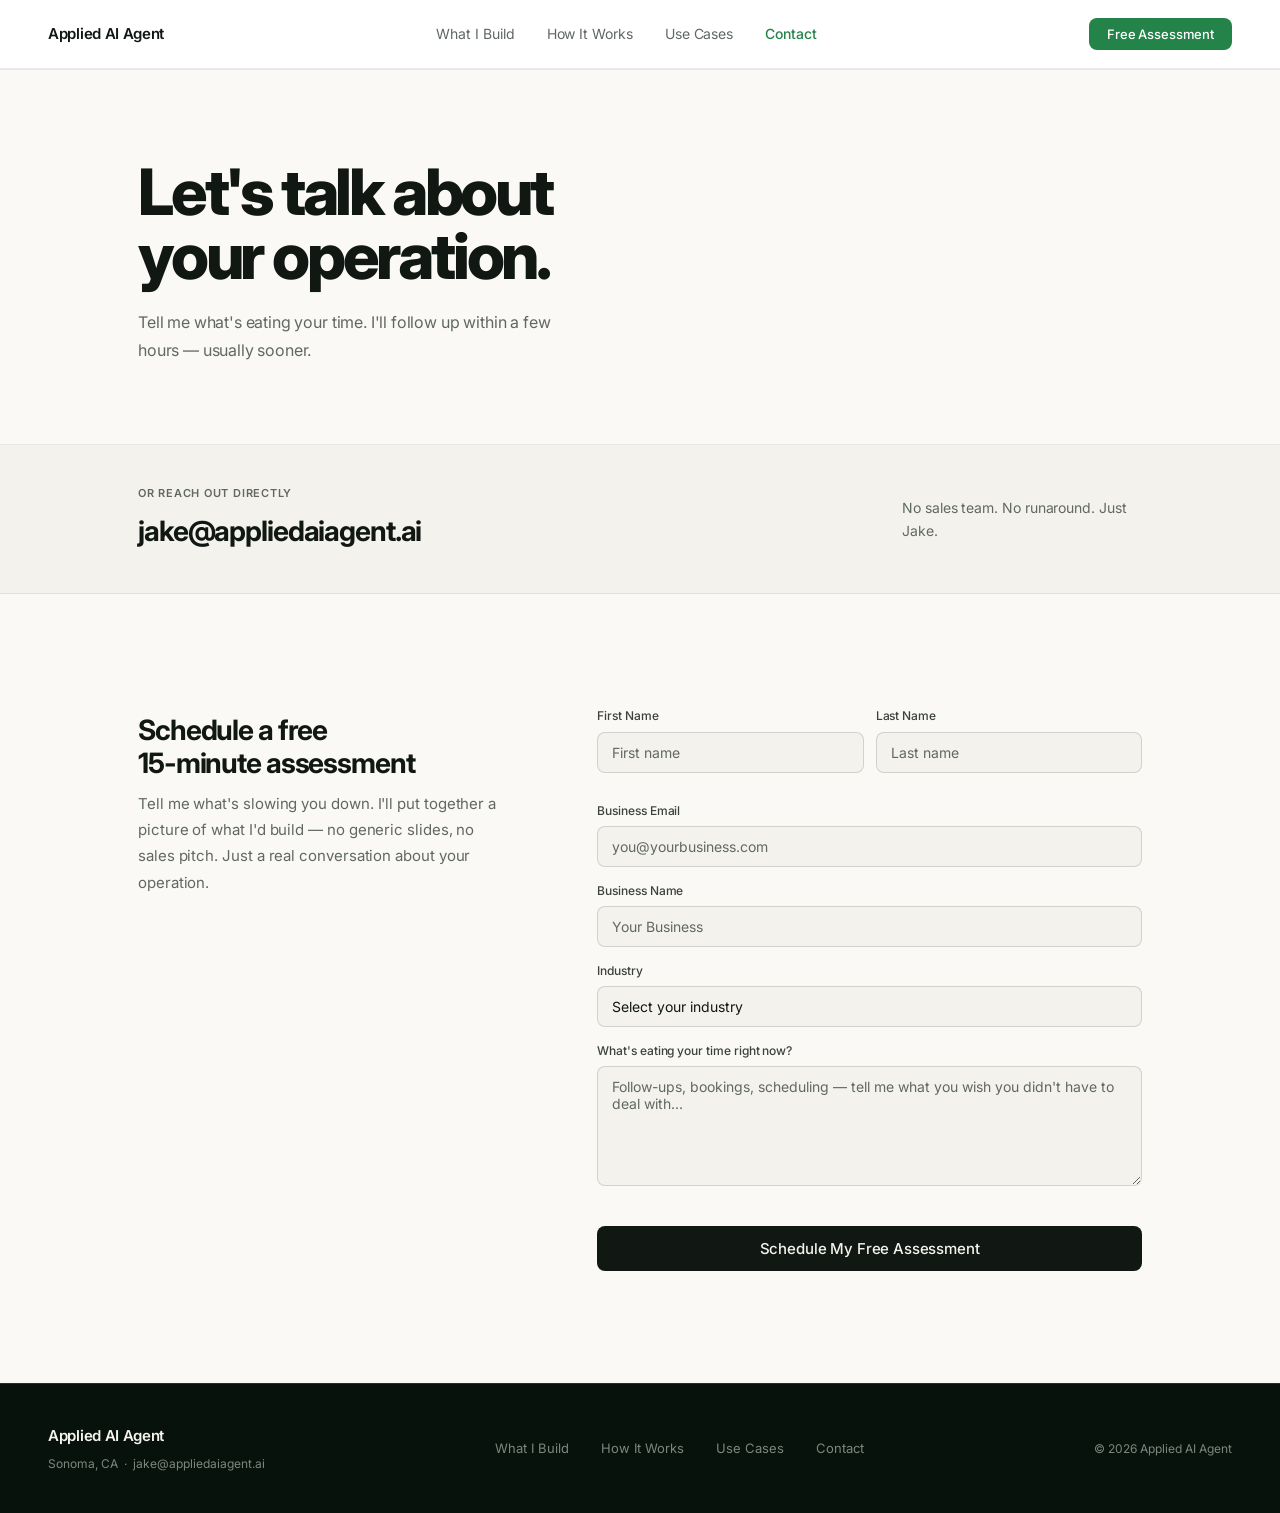
<file: live-website/contact.html>
<!DOCTYPE html>
<html lang="en">
<head>
    <meta charset="UTF-8">
    <meta name="viewport" content="width=device-width, initial-scale=1.0">
    <title>Contact — Applied AI Agent</title>
    <meta name="description" content="Schedule a free 15-minute assessment with Jake. I'll learn your workflows and tell you exactly what I'd build.">
    <link rel="preconnect" href="https://fonts.googleapis.com">
    <link rel="preconnect" href="https://fonts.gstatic.com" crossorigin>
    <link href="https://fonts.googleapis.com/css2?family=Inter:wght@300;400;500;600;700;800&family=Source+Serif+4:ital,opsz,wght@1,8..60,400..700&display=swap" rel="stylesheet">
    <link rel="stylesheet" href="style.css">
    <style>

    /* ── PAGE HEADER ── */
    .page-header {
        background: var(--surface);
        padding: 10rem 0 5rem;
        border-bottom: 1px solid var(--rule);
    }
    h1 {
        font-family: 'Inter', sans-serif;
        font-size: clamp(2.5rem, 5.5vw, 4rem);
        font-weight: 800; letter-spacing: -0.05em; line-height: 1.0;
        color: var(--ink); text-wrap: balance;
    }
    .page-header > .container > p {
        font-size: 1rem; font-weight: 400; letter-spacing: -0.01em;
        color: var(--ink-soft); max-width: 420px;
        line-height: 1.75; margin-top: 1.25rem;
    }

    /* ── EMAIL BAR ── */
    .email-bar {
        background: var(--surface-alt);
        border-bottom: 1px solid var(--rule);
        padding: 2.5rem 0;
    }
    .email-bar-inner {
        display: flex; align-items: center; justify-content: space-between;
        gap: 2rem; flex-wrap: wrap;
    }
    .email-bar-label {
        font-size: 0.6875rem; font-weight: 600; letter-spacing: 0.07em;
        text-transform: uppercase; color: var(--ink-soft); margin-bottom: 0.375rem;
    }
    .email-link {
        font-family: 'Inter', sans-serif;
        font-size: clamp(1.25rem, 2.5vw, 1.75rem);
        font-weight: 700; letter-spacing: -0.04em;
        color: var(--ink); text-decoration: none;
        transition: color 0.15s; display: block;
    }
    .email-link:hover { color: var(--accent); }
    .email-bar-note {
        font-size: 0.875rem; font-weight: 400; letter-spacing: -0.005em;
        color: var(--ink-soft); max-width: 240px; line-height: 1.65;
    }

    /* ── FORM SECTION ── */
    .form-section { background: var(--surface); padding: 7rem 0; }
    .form-layout { display: grid; grid-template-columns: 2fr 3fr; gap: 6rem; align-items: start; }
    .form-aside { padding-top: 0.5rem; }
    .form-aside h2 {
        font-family: 'Inter', sans-serif;
        font-size: clamp(1.375rem, 2.25vw, 1.75rem);
        font-weight: 700; letter-spacing: -0.04em; line-height: 1.15;
        color: var(--ink); margin-bottom: 0.75rem;
    }
    .form-aside > p {
        font-size: 0.9375rem; font-weight: 400; letter-spacing: -0.005em;
        color: var(--ink-soft); line-height: 1.75; margin-top: 0.5rem;
    }
    .form-success { display: none; padding: 3rem 0; }
    .form-success h3 {
        font-family: 'Inter', sans-serif;
        font-size: 1.5rem; font-weight: 700; letter-spacing: -0.04em;
        color: var(--ink); margin-bottom: 0.625rem;
    }
    .form-success p { font-size: 0.9rem; color: var(--ink-soft); }

    /* ── RESPONSIVE ── */
    @media (max-width: 960px) {
        .page-header { padding: 8rem 0 3.5rem; }
        .email-bar { padding: 2rem 0; }
        .email-bar-inner { flex-direction: column; align-items: flex-start; }
        .form-section { padding: 5rem 0; }
        .form-layout { grid-template-columns: 1fr; gap: 2.5rem; }
    }
    @media (max-width: 480px) {
        .page-header { padding: 7rem 0 3rem; }
        h1 { font-size: clamp(2rem, 8vw, 2.75rem); }
        .form-section { padding: 4rem 0; }
    }
    </style>
</head>
<body>

<!-- NAV -->
<nav id="nav" class="over-light">
    <a href="index.html" class="logo">Applied AI Agent</a>
    <ul class="nav-links">
        <li><a href="index.html#features">What I Build</a></li>
        <li><a href="index.html#process">How It Works</a></li>
        <li><a href="work.html">Use Cases</a></li>
        <li><a href="contact.html" class="active">Contact</a></li>
    </ul>
    <button onclick="openModal()" class="btn-nav">Free Assessment</button>
    <button class="hamburger" id="hamburger" aria-label="Menu">
        <span></span><span></span><span></span>
    </button>
</nav>

<div class="mobile-menu" id="mobileMenu">
    <ul>
        <li><a href="index.html#features">What I Build</a></li>
        <li><a href="index.html#process">How It Works</a></li>
        <li><a href="work.html">Use Cases</a></li>
        <li><a href="contact.html">Contact</a></li>
    </ul>
    <button onclick="closeMobileMenu(); setTimeout(openModal, 350);" class="mobile-menu-cta">Schedule a Free Assessment</button>
</div>

<!-- DEMO MODAL -->
<div id="demoModal" class="modal-overlay">
    <div class="modal-backdrop" onclick="closeModal()"></div>
    <div class="modal-card">
        <button class="modal-close" onclick="closeModal()">×</button>
        <p class="modal-header-label">Free 15-Minute Assessment</p>
        <h3 class="modal-title">Tell me about your <em>operation.</em></h3>
        <p class="modal-sub">I'll learn your workflows, identify the highest-impact opportunity, and tell you exactly what I'd build. No pitch. No pressure.</p>
        <form id="modalForm">
            <input type="hidden" name="_replyto" value="jake@appliedaiagent.ai">
            <input type="hidden" name="_subject" value="New assessment request — Applied AI Agent">
            <div class="form-row">
                <div class="form-group"><label>First Name</label><input type="text" name="first_name" placeholder="First name" autocomplete="given-name"></div>
                <div class="form-group"><label>Last Name</label><input type="text" name="last_name" placeholder="Last name" autocomplete="family-name"></div>
            </div>
            <div class="form-group"><label>Business Email</label><input type="email" name="email" placeholder="you@yourbusiness.com" autocomplete="email" required></div>
            <div class="form-group"><label>Business Name</label><input type="text" name="business" placeholder="Your Business" autocomplete="organization"></div>
            <div class="form-group">
                <label>Industry</label>
                <select name="industry">
                    <option value="" disabled selected>Select your industry</option>
                    <option>Winery / Tasting Room</option>
                    <option>Wine Tour Operator</option>
                    <option>Vineyard / Estate</option>
                    <option>Hospitality / Hotel</option>
                    <option>Restaurant / Bar</option>
                    <option>Home Services</option>
                    <option>Real Estate</option>
                    <option>Legal / Professional Services</option>
                    <option>Other</option>
                </select>
            </div>
            <div class="form-group" style="margin-bottom:1.25rem;">
                <label>What's eating your time right now?</label>
                <textarea name="message" placeholder="Follow-ups, bookings, scheduling — tell me what you wish you didn't have to deal with..." rows="3"></textarea>
            </div>
            <button type="button" class="btn-submit" onclick="submitModal()">Schedule My Free Assessment</button>
        </form>
        <div class="modal-success" id="modalSuccess">
            <p class="modal-title" style="text-align:center;">Message received.</p>
            <p class="modal-sub" style="text-align:center;margin-bottom:0;">Jake will be in touch within a few hours.</p>
        </div>
    </div>
</div>

<button class="float-btn" id="floatBtn" onclick="openModal()">Free Assessment</button>

<!-- PAGE HEADER -->
<div class="page-header">
    <div class="container">
        <h1>Let's talk about<br>your operation.</h1>
        <p>Tell me what's eating your time. I'll follow up within a few hours — usually sooner.</p>
    </div>
</div>

<!-- EMAIL BAR -->
<div class="email-bar">
    <div class="container">
        <div class="email-bar-inner">
            <div>
                <p class="email-bar-label">Or reach out directly</p>
                <a href="mailto:jake@appliedaiagent.ai" class="email-link">jake@appliedaiagent.ai</a>
            </div>
            <p class="email-bar-note">No sales team. No runaround. Just Jake.</p>
        </div>
    </div>
</div>

<!-- FORM SECTION -->
<div class="form-section">
    <div class="container">
        <div class="form-layout">
            <div class="form-aside">
                <h2>Schedule a free<br>15-minute assessment</h2>
                <p>Tell me what's slowing you down. I'll put together a picture of what I'd build — no generic slides, no sales pitch. Just a real conversation about your operation.</p>
            </div>
            <div>
                <form id="contactForm">
                    <input type="hidden" name="_replyto" value="jake@appliedaiagent.ai">
                    <input type="hidden" name="_subject" value="New contact — Applied AI Agent">
                    <div class="form-row">
                        <div class="form-group">
                            <label for="fname">First Name</label>
                            <input type="text" id="fname" name="first_name" placeholder="First name" autocomplete="given-name">
                        </div>
                        <div class="form-group">
                            <label for="lname">Last Name</label>
                            <input type="text" id="lname" name="last_name" placeholder="Last name" autocomplete="family-name">
                        </div>
                    </div>
                    <div class="form-group">
                        <label for="cemail">Business Email</label>
                        <input type="email" id="cemail" name="email" placeholder="you@yourbusiness.com" required autocomplete="email">
                    </div>
                    <div class="form-group">
                        <label for="biz">Business Name</label>
                        <input type="text" id="biz" name="business" placeholder="Your Business" autocomplete="organization">
                    </div>
                    <div class="form-group">
                        <label for="industry">Industry</label>
                        <select id="industry" name="industry">
                            <option value="" disabled selected>Select your industry</option>
                            <option>Winery / Tasting Room</option>
                            <option>Wine Tour Operator</option>
                            <option>Vineyard / Estate</option>
                            <option>Hospitality / Hotel</option>
                            <option>Restaurant / Bar</option>
                            <option>Home Services</option>
                            <option>Real Estate</option>
                            <option>Legal / Professional Services</option>
                            <option>Other</option>
                        </select>
                    </div>
                    <div class="form-group" style="margin-bottom:1.5rem;">
                        <label for="message">What's eating your time right now?</label>
                        <textarea id="message" name="message" style="min-height:120px;"
                            placeholder="Follow-ups, bookings, scheduling — tell me what you wish you didn't have to deal with..."></textarea>
                    </div>
                    <button type="button" class="btn-submit" onclick="submitContactForm()">Schedule My Free Assessment</button>
                </form>
                <div class="form-success" id="contactSuccess">
                    <h3>Message received.</h3>
                    <p>Jake will be in touch within a few hours.</p>
                </div>
            </div>
        </div>
    </div>
</div>

<!-- FOOTER -->
<footer>
    <div class="footer-brand">
        <a href="index.html" class="footer-logo">Applied AI Agent</a>
        <span class="footer-location">Sonoma, CA &nbsp;·&nbsp; <a href="mailto:jake@appliedaiagent.ai" style="color:inherit;text-decoration:none;">jake@appliedaiagent.ai</a></span>
    </div>
    <nav class="footer-links">
        <a href="index.html#features">What I Build</a>
        <a href="index.html#process">How It Works</a>
        <a href="work.html">Use Cases</a>
        <a href="contact.html">Contact</a>
    </nav>
    <p class="footer-copy">© 2026 Applied AI Agent</p>
</footer>

<script src="main.js"></script>
</body>
</html>
</file>
<file: style.css>
/* Applied AI Agent — Design System v5 "Vineyard at Night"
   Green-black darks, ivory lights, champagne for the teammate's voice,
   electric vine-green for anything alive or awaiting your yes.
   The teammate's own words render in serif italic (.voice). */

*, *::before, *::after { box-sizing: border-box; margin: 0; padding: 0; }

/* ─────────────────────────────────────────
   TOKENS
───────────────────────────────────────── */
:root {
  /* Dark surfaces — vineyard at night (green-black) */
  --hero-bg:          oklch(17% 0.018 165);
  --hero-mid:         oklch(22% 0.022 162);
  --dark:             oklch(17% 0.018 165);
  --dark-mid:         oklch(23% 0.022 160);

  /* Light surfaces — ivory */
  --surface:          oklch(98.2% 0.005 95);
  --surface-alt:      oklch(96.2% 0.008 95);
  --surface-warm:     oklch(94.8% 0.011 95);

  /* Text on light — near-black, faintly green */
  --ink:              oklch(20% 0.012 160);
  --ink-mid:          oklch(37% 0.012 160);
  --ink-soft:         oklch(51% 0.012 155);

  /* Text on dark — moonlit ivory */
  --text-light:       oklch(96.5% 0.010 105);
  --text-light-mid:   oklch(80% 0.018 130);
  --text-light-soft:  oklch(61% 0.020 145);

  /* Accent — vine green (CTAs, asks, approvals) */
  --accent:           oklch(54% 0.125 152);
  --accent-hover:     oklch(48% 0.125 152);
  --accent-muted:     oklch(54% 0.125 152 / 0.12);
  --accent-light:     oklch(92% 0.05 150);
  --ember:            oklch(86% 0.085 95);   /* champagne — voice & highlights on dark */

  /* Live — electric vine (status, on-duty, done) */
  --sage:             oklch(64% 0.14 150);
  --sage-light:       oklch(88% 0.06 150);

  /* Rules */
  --rule:             oklch(20% 0.012 160 / 0.08);
  --rule-md:          oklch(20% 0.012 160 / 0.15);
  --rule-dark:        oklch(96% 0.010 105 / 0.12);

  /* Type */
  --font-ui:          'Inter', system-ui, -apple-system, sans-serif;
  --font-voice:       'Source Serif 4', Georgia, serif;

  /* Easing */
  --ease-expo:        cubic-bezier(0.16, 1, 0.3, 1);
  --ease-quart:       cubic-bezier(0.25, 1, 0.5, 1);
}

/* The teammate's voice — serif italic, everywhere it "speaks" */
.voice {
  font-family: var(--font-voice);
  font-style: italic;
  font-weight: 500;
  letter-spacing: -0.015em;
}

/* ─────────────────────────────────────────
   BASE
───────────────────────────────────────── */
html { scroll-behavior: smooth; }

body {
  background: var(--surface);
  color: var(--ink);
  font-family: 'Inter', system-ui, -apple-system, sans-serif;
  font-size: 16px;
  font-weight: 400;
  line-height: 1.6;
  -webkit-font-smoothing: antialiased;
  overflow-x: hidden;
}

/* ─────────────────────────────────────────
   CONTAINER
───────────────────────────────────────── */
.container {
  width: 100%;
  max-width: 1100px;
  margin: 0 auto;
  padding: 0 3rem;
}
@media (max-width: 1024px) { .container { padding: 0 2.5rem; } }
@media (max-width: 768px)  { .container { padding: 0 1.5rem; } }

/* ─────────────────────────────────────────
   NAV
───────────────────────────────────────── */
nav#nav {
  position: fixed; top: 0; left: 0; right: 0; z-index: 200;
  display: flex; align-items: center; justify-content: space-between;
  padding: 1.125rem 3rem;
  transition: background 0.3s var(--ease-expo),
              border-color 0.3s var(--ease-expo),
              box-shadow 0.3s var(--ease-expo);
  border-bottom: 1px solid transparent;
}
.logo {
  font-family: 'Inter', sans-serif; font-weight: 600; font-size: 0.9375rem;
  letter-spacing: -0.02em; color: var(--nav-logo, var(--text-light));
  text-decoration: none; transition: color 0.2s; white-space: nowrap;
}
.nav-links { display: flex; align-items: center; gap: 2rem; list-style: none; }
.nav-links a {
  font-size: 0.875rem; font-weight: 400; letter-spacing: -0.005em;
  color: var(--nav-text, var(--text-light-soft));
  text-decoration: none; transition: color 0.15s;
}
.nav-links a:hover { color: var(--nav-logo, var(--text-light)); }
.nav-links a.active { color: var(--accent); font-weight: 500; }

.btn-nav {
  font-family: 'Inter', sans-serif; font-size: 0.8125rem; font-weight: 500;
  background: var(--accent); color: #fff;
  padding: 0.5rem 1.125rem; border-radius: 8px;
  border: none; cursor: pointer; letter-spacing: -0.01em;
  transition: background 0.15s, box-shadow 0.15s, transform 0.15s;
}
.btn-nav:hover {
  background: var(--accent-hover);
  box-shadow: 0 4px 16px var(--accent-muted);
  transform: translateY(-1px);
}

nav#nav.over-dark {
  background: transparent;
  --nav-text: var(--text-light-soft);
  --nav-logo: var(--text-light);
}
nav#nav.over-light {
  background: rgba(255, 255, 255, 0.95);
  backdrop-filter: blur(20px);
  border-bottom-color: var(--rule);
  box-shadow: 0 1px 0 var(--rule);
  --nav-text:  var(--ink-soft);
  --nav-logo:  var(--ink);
}

/* ─────────────────────────────────────────
   HAMBURGER + MOBILE MENU
───────────────────────────────────────── */
.hamburger {
  display: none; flex-direction: column; gap: 5px;
  background: none; border: none; cursor: pointer; padding: 4px; z-index: 300;
}
.hamburger span {
  display: block; width: 22px; height: 1.5px;
  background: var(--nav-logo, var(--text-light)); transition: all 0.3s;
}
.hamburger.open span:nth-child(1) { transform: translateY(6.5px) rotate(45deg); }
.hamburger.open span:nth-child(2) { opacity: 0; }
.hamburger.open span:nth-child(3) { transform: translateY(-6.5px) rotate(-45deg); }

.mobile-menu {
  display: none; position: fixed; top: 0; left: 0; right: 0;
  background: var(--dark); z-index: 150;
  padding: 5.5rem 1.5rem 2.5rem;
  transform: translateY(-100%); transition: transform 0.35s var(--ease-expo);
  border-bottom: 1px solid var(--rule-dark);
}
.mobile-menu.open { transform: translateY(0); }
.mobile-menu ul { list-style: none; margin-bottom: 2rem; }
.mobile-menu ul li { border-bottom: 1px solid var(--rule-dark); }
.mobile-menu ul li a {
  display: block; padding: 1rem 0;
  font-size: 1.25rem; font-weight: 500; letter-spacing: -0.02em;
  color: var(--text-light); text-decoration: none;
}
.mobile-menu-cta {
  background: var(--accent); color: #fff; display: block;
  text-align: center; padding: 0.875rem; border-radius: 10px;
  font-size: 0.9375rem; font-weight: 500; letter-spacing: -0.01em;
  border: none; cursor: pointer; width: 100%;
}

/* ─────────────────────────────────────────
   TYPOGRAPHY
───────────────────────────────────────── */
h2 {
  font-family: 'Inter', sans-serif;
  font-size: clamp(2rem, 3.5vw, 2.75rem);
  font-weight: 700; letter-spacing: -0.04em; line-height: 1.1;
  color: var(--ink); text-wrap: balance;
}
h3 {
  font-family: 'Inter', sans-serif;
  font-size: clamp(1.125rem, 1.75vw, 1.375rem);
  font-weight: 600; letter-spacing: -0.025em; line-height: 1.25;
  color: var(--ink);
}

/* ─────────────────────────────────────────
   BUTTONS
───────────────────────────────────────── */
.btn-primary {
  display: inline-flex; align-items: center; gap: 0.5rem;
  background: var(--accent); color: #fff;
  padding: 0.8125rem 1.75rem; border-radius: 10px;
  font-family: 'Inter', sans-serif; font-size: 0.9375rem; font-weight: 500;
  letter-spacing: -0.015em;
  border: none; cursor: pointer; text-decoration: none;
  transition: background 0.15s var(--ease-quart),
              box-shadow 0.15s var(--ease-quart),
              transform 0.15s var(--ease-quart);
}
.btn-primary:hover {
  background: var(--accent-hover);
  box-shadow: 0 8px 24px var(--accent-muted);
  transform: translateY(-2px);
}
.btn-primary:active { transform: translateY(0); }

.btn-secondary {
  display: inline-flex; align-items: center;
  background: transparent; color: var(--text-light-mid);
  padding: 0.8125rem 1.75rem; border-radius: 10px;
  border: 1px solid var(--rule-dark);
  font-family: 'Inter', sans-serif; font-size: 0.9375rem; font-weight: 400;
  letter-spacing: -0.01em; cursor: pointer; text-decoration: none;
  transition: border-color 0.15s, color 0.15s, background 0.15s;
}
.btn-secondary:hover {
  border-color: var(--text-light-soft);
  color: var(--text-light);
  background: oklch(96% 0.010 105 / 0.06);
}

/* Legacy aliases */
.btn-gold { display: inline-flex; align-items: center; background: var(--accent); color: #fff; padding: 0.8125rem 1.75rem; border-radius: 10px; font-family: 'Inter', sans-serif; font-size: 0.9375rem; font-weight: 500; letter-spacing: -0.015em; border: none; cursor: pointer; transition: background 0.15s, box-shadow 0.15s, transform 0.15s; }
.btn-gold:hover { background: var(--accent-hover); box-shadow: 0 8px 24px var(--accent-muted); transform: translateY(-2px); }

/* ─────────────────────────────────────────
   FLOATING BUTTON
───────────────────────────────────────── */
.float-btn {
  position: fixed; bottom: 2rem; right: 2rem; z-index: 100;
  background: var(--ink); color: var(--text-light);
  padding: 0.75rem 1.25rem; border-radius: 10px;
  font-family: 'Inter', sans-serif; font-size: 0.8125rem; font-weight: 500;
  letter-spacing: -0.01em; border: none; cursor: pointer;
  opacity: 0; transform: translateY(8px);
  transition: opacity 0.4s var(--ease-expo),
              transform 0.4s var(--ease-expo),
              background 0.15s;
  pointer-events: none;
  box-shadow: 0 4px 20px oklch(20% 0.012 160 / 0.2);
}
.float-btn.visible { opacity: 1; transform: none; pointer-events: auto; }
.float-btn:hover { background: var(--dark-mid); }

/* ─────────────────────────────────────────
   FOCUS RINGS
───────────────────────────────────────── */
:focus-visible { outline: 2px solid var(--accent); outline-offset: 2px; }

/* ─────────────────────────────────────────
   MODAL
───────────────────────────────────────── */
.modal-overlay {
  display: none; position: fixed; inset: 0; z-index: 500;
  align-items: center; justify-content: center; padding: 1.5rem;
}
.modal-overlay.open { display: flex; }
.modal-backdrop {
  position: absolute; inset: 0;
  background: oklch(10% 0.012 165 / 0.85); backdrop-filter: blur(10px);
}
.modal-card {
  position: relative; background: var(--surface); border-radius: 16px;
  padding: 3rem; width: 100%; max-width: 520px; max-height: 90vh;
  overflow-y: auto; z-index: 1;
  box-shadow: 0 32px 80px oklch(10% 0.012 165 / 0.3);
  border: 1px solid var(--rule);
}
.modal-close {
  position: absolute; top: 1.25rem; right: 1.25rem;
  background: none; border: none; cursor: pointer;
  font-size: 1.25rem; color: var(--ink-soft); line-height: 1;
  width: 32px; height: 32px; border-radius: 8px;
  display: flex; align-items: center; justify-content: center;
  transition: background 0.15s, color 0.15s;
}
.modal-close:hover { background: var(--surface-alt); color: var(--ink); }
.modal-header-label {
  font-size: 0.6875rem; letter-spacing: 0.08em; text-transform: uppercase;
  color: var(--ink-soft); margin-bottom: 0.875rem; font-weight: 600;
}
.modal-title {
  font-family: 'Inter', sans-serif; font-size: 1.5rem; font-weight: 700;
  letter-spacing: -0.03em; color: var(--ink); margin-bottom: 0.5rem;
  line-height: 1.2;
}
.modal-title em { font-style: italic; color: var(--ink-mid); font-weight: 400; }
.modal-sub { font-size: 0.9rem; color: var(--ink-soft); line-height: 1.65; margin-bottom: 2rem; }
.modal-success { display: none; text-align: center; padding: 2rem 0; }

/* ─────────────────────────────────────────
   FORMS
───────────────────────────────────────── */
.form-row { display: grid; grid-template-columns: 1fr 1fr; gap: 0.75rem; margin-bottom: 0.875rem; }
.form-group { margin-bottom: 0.875rem; }
.form-group label {
  display: block; font-size: 0.75rem; color: var(--ink-mid);
  margin-bottom: 0.375rem; font-weight: 500; letter-spacing: -0.005em;
}
.form-group input,
.form-group select,
.form-group textarea {
  width: 100%; background: var(--surface-alt); border: 1px solid var(--rule-md);
  border-radius: 8px; padding: 0.6875rem 0.875rem; color: var(--ink);
  font-family: 'Inter', sans-serif; font-size: 0.875rem; font-weight: 400;
  outline: none;
  transition: border-color 0.15s, background 0.15s, box-shadow 0.15s;
  -webkit-appearance: none; appearance: none;
}
.form-group input:focus,
.form-group select:focus,
.form-group textarea:focus {
  border-color: var(--accent);
  background: #fff;
  box-shadow: 0 0 0 3px var(--accent-muted);
}
.form-group input::placeholder,
.form-group textarea::placeholder { color: var(--ink-soft); }
.form-group textarea { min-height: 90px; resize: vertical; }
.btn-submit {
  width: 100%; background: var(--ink); color: var(--text-light);
  padding: 0.8125rem; border-radius: 8px;
  font-family: 'Inter', sans-serif; font-size: 0.9375rem; font-weight: 500;
  letter-spacing: -0.01em; border: none; cursor: pointer;
  transition: background 0.15s; margin-top: 0.5rem;
}
.btn-submit:hover { background: var(--dark-mid); }

/* ─────────────────────────────────────────
   SCROLL FADE
───────────────────────────────────────── */
.fade {
  opacity: 0; transform: translateY(8px);
  transition: opacity 0.6s var(--ease-expo), transform 0.6s var(--ease-expo);
}
.fade.on { opacity: 1; transform: none; }

/* ─────────────────────────────────────────
   FOOTER
───────────────────────────────────────── */
footer {
  background: var(--dark);
  border-top: 1px solid var(--rule-dark);
  padding: 2.5rem 3rem;
  display: flex; justify-content: space-between; align-items: center;
  flex-wrap: wrap; gap: 1.5rem;
}
.footer-brand { display: flex; flex-direction: column; gap: 0.25rem; }
.footer-logo {
  font-weight: 600; font-size: 0.9375rem; letter-spacing: -0.02em;
  color: var(--text-light); text-decoration: none;
}
.footer-location { font-size: 0.75rem; color: var(--text-light-soft); margin-top: 0.125rem; }
.footer-copy { font-size: 0.75rem; color: var(--text-light-soft); }
.footer-links { display: flex; gap: 2rem; }
.footer-links a {
  font-size: 0.8125rem; color: var(--text-light-soft);
  text-decoration: none; transition: color 0.15s;
}
.footer-links a:hover { color: var(--text-light-mid); }

/* ─────────────────────────────────────────
   RESPONSIVE — SHARED
───────────────────────────────────────── */
@media (max-width: 960px) {
  nav#nav { padding: 1rem 2rem; }
  .nav-links { gap: 1.5rem; }
}
@media (max-width: 768px) {
  nav#nav { padding: 1rem 1.5rem; }
  .nav-links, .btn-nav { display: none; }
  .hamburger { display: flex; }
  .mobile-menu { display: block; }
  footer { padding: 2rem 1.5rem; flex-direction: column; align-items: flex-start; gap: 1rem; }
  .footer-links { display: none; }
}
@media (max-width: 480px) {
  .form-row { grid-template-columns: 1fr; }
  .float-btn { bottom: 1.25rem; right: 1.25rem; }
  .modal-card { padding: 2rem 1.25rem; border-radius: 12px; }
}

/* ─────────────────────────────────────────
   DEMO ENGINE — live operations feed
   One renderer, nine scripts (demo-engine.js)
───────────────────────────────────────── */
.demo-feed {
  background: #fff;
  border-radius: 16px;
  overflow: hidden;
  width: 100%;
  max-width: 420px;
  box-shadow:
    0 0 0 1px oklch(20% 0.012 160 / 0.08),
    0 24px 60px oklch(10% 0.012 165 / 0.45),
    0 8px 20px oklch(10% 0.012 165 / 0.25);
  font-variant-numeric: tabular-nums;
}
.demo-feed--flat {
  border-radius: 20px;
  box-shadow:
    0 0 0 1px var(--rule),
    0 2px 6px oklch(20% 0.012 160 / 0.05),
    0 24px 64px oklch(20% 0.012 160 / 0.12),
    0 0 90px var(--accent-muted);
}

/* Typing indicator — the teammate is "thinking" before it speaks */
.df-typing {
  display: none;
  align-items: center; gap: 4px;
  align-self: flex-start;
  margin-left: 5rem;
  padding: 0.5625rem 0.875rem;
  background: var(--surface-alt);
  border: 1px solid var(--rule);
  border-radius: 12px 12px 12px 3px;
}
.df-typing.on { display: inline-flex; }
.df-typing span {
  width: 6px; height: 6px; border-radius: 50%;
  background: var(--ink-soft);
  animation: typingDot 1.1s ease-in-out infinite;
}
.df-typing span:nth-child(2) { animation-delay: 0.15s; }
.df-typing span:nth-child(3) { animation-delay: 0.3s; }
@keyframes typingDot {
  0%, 60%, 100% { opacity: 0.35; transform: translateY(0); }
  30%           { opacity: 1; transform: translateY(-3px); }
}
.df-header {
  background: var(--surface-alt);
  border-bottom: 1px solid var(--rule);
  padding: 0.75rem 1rem;
  display: flex; align-items: center; gap: 0.625rem;
}
.df-live-dot {
  width: 7px; height: 7px; border-radius: 50%;
  background: var(--sage); flex-shrink: 0;
  animation: dfPulse 2s ease-in-out infinite;
}
@keyframes dfPulse {
  0%, 100% { box-shadow: 0 0 0 0 oklch(60% 0.052 158 / 0.5); }
  50%      { box-shadow: 0 0 0 5px oklch(60% 0.052 158 / 0); }
}
.df-agent {
  flex: 1;
  font-size: 0.75rem; font-weight: 600; letter-spacing: -0.01em;
  color: var(--ink-mid);
}
.df-agent span { color: var(--ink-soft); font-weight: 400; }
.df-live-label {
  font-size: 0.625rem; font-weight: 700; letter-spacing: 0.1em;
  color: var(--sage);
}
.df-events {
  padding: 1rem;
  display: flex; flex-direction: column; gap: 0.5rem;
  min-height: 240px;
}
.df-event {
  display: flex; gap: 0.75rem; align-items: flex-start;
  opacity: 0; transform: translateY(8px);
  transition: opacity 0.35s var(--ease-expo), transform 0.35s var(--ease-expo);
}
.df-event.on { opacity: 1; transform: none; }
.df-time {
  font-size: 0.6875rem; color: var(--ink-soft);
  flex-shrink: 0; width: 4.25rem; padding-top: 0.125rem;
  letter-spacing: -0.005em;
}
.df-body { flex: 1; min-width: 0; }
.df-event--inbound .df-body {
  background: var(--surface-alt);
  border: 1px solid var(--rule);
  border-radius: 10px 10px 10px 3px;
  padding: 0.5rem 0.75rem;
}
.df-who {
  font-size: 0.6875rem; font-weight: 600; color: var(--ink-mid);
  margin-bottom: 0.125rem;
}
.df-text {
  font-size: 0.8125rem; line-height: 1.5; color: var(--ink);
  letter-spacing: -0.005em;
}
.df-event--action .df-text { color: var(--ink-mid); }
.df-event--action .df-text::before {
  content: '✓'; color: var(--sage); font-weight: 700;
  margin-right: 0.45rem;
}
.df-event--result .df-body {
  border-left: 3px solid var(--accent);
  padding-left: 0.625rem;
}
.df-event--result .df-text { font-weight: 600; color: var(--ink); }
.df-event--result.on { animation: dfPop 0.4s var(--ease-expo); }
@keyframes dfPop {
  0%   { transform: translateY(8px) scale(0.98); }
  60%  { transform: translateY(0) scale(1.012); }
  100% { transform: none; }
}
.df-punchline {
  border-top: 1px solid var(--rule);
  background: var(--surface-alt);
  padding: 0.75rem 1rem;
  font-size: 0.8125rem; font-weight: 600; font-style: italic;
  color: var(--ink-mid); letter-spacing: -0.01em;
  opacity: 0; transition: opacity 0.5s var(--ease-expo);
  min-height: 2.75rem;
}
.df-punchline.on { opacity: 1; }

/* Vertical chips that drive the feed */
.demo-chips {
  display: flex; flex-wrap: wrap; gap: 0.5rem; justify-content: center;
}
.demo-chip {
  display: inline-flex; align-items: center;
  min-height: 44px;
  padding: 0.5rem 1.125rem;
  border-radius: 100px;
  border: 1px solid var(--rule-md);
  background: var(--surface);
  font-family: 'Inter', sans-serif;
  font-size: 0.875rem; font-weight: 500; letter-spacing: -0.015em;
  color: var(--ink-mid); cursor: pointer;
  transition: background 0.15s var(--ease-quart), border-color 0.15s, color 0.15s;
}
.demo-chip:hover { background: var(--surface-alt); }
.demo-chip.active { background: var(--accent); border-color: var(--accent); color: #fff; }

@media (prefers-reduced-motion: reduce) {
  .df-event, .df-punchline { opacity: 1 !important; transform: none !important; animation: none !important; transition: none !important; }
  .df-live-dot { animation: none; }
}

/* ─────────────────────────────────────────
   MISSION CONTROL DASHBOARD (shared component)
───────────────────────────────────────── */
/* ─── MISSION CONTROL ─── */
.mc-section {
    position: relative; overflow: hidden;
    background: var(--dark);
    padding: 7rem 0;
    border-top: 1px solid var(--rule-dark);
}
.mc-section::before {
    content: '';
    position: absolute; inset: 0; pointer-events: none;
    background: radial-gradient(ellipse 55% 60% at 80% 10%,
        oklch(38% 0.055 130 / 0.5) 0%, transparent 65%);
}
.mc-inner { position: relative; z-index: 1; }
.mc-head { max-width: 560px; margin-bottom: 3rem; }
.mc-label {
    font-size: 0.6875rem; font-weight: 600; letter-spacing: 0.1em;
    text-transform: uppercase; color: var(--ember);
    display: block; margin-bottom: 1rem;
}
.mc-head h2 {
    color: var(--text-light);
    font-size: clamp(1.875rem, 3.25vw, 2.5rem);
    letter-spacing: -0.045em; line-height: 1.1;
    margin-bottom: 0.875rem;
}
.mc-head p {
    font-size: 1rem; color: var(--text-light-mid); line-height: 1.75;
    letter-spacing: -0.005em;
}
.mc-head p strong { color: var(--text-light); font-weight: 600; }

.mc-dash {
    background: oklch(21% 0.022 162 / 0.8);
    border: 1px solid oklch(96% 0.010 105 / 0.12);
    border-radius: 18px;
    overflow: hidden;
    backdrop-filter: blur(12px);
    box-shadow: 0 32px 80px oklch(8% 0.010 165 / 0.6);
    font-variant-numeric: tabular-nums;
}
.mc-bar {
    display: flex; align-items: center; gap: 0.625rem;
    padding: 0.875rem 1.25rem;
    border-bottom: 1px solid var(--rule-dark);
}
.mc-bar-dots { display: flex; gap: 5px; }
.mc-bar-dot { width: 9px; height: 9px; border-radius: 50%; background: oklch(96% 0.010 105 / 0.15); }
.mc-bar-title { flex: 1; font-size: 0.75rem; font-weight: 500; color: var(--text-light-mid); letter-spacing: -0.005em; }
.mc-bar-live { display: flex; align-items: center; gap: 0.375rem; font-size: 0.625rem; font-weight: 700; letter-spacing: 0.1em; color: var(--sage); }
.mc-bar-live .df-live-dot { width: 6px; height: 6px; }

.mc-metrics {
    display: grid; grid-template-columns: repeat(4, 1fr);
    border-bottom: 1px solid var(--rule-dark);
}
.mc-metric {
    padding: 1.5rem 1.5rem 1.375rem;
    border-right: 1px solid var(--rule-dark);
}
.mc-metric:last-child { border-right: none; }
.mc-metric-val {
    display: block;
    font-size: clamp(1.5rem, 2.5vw, 2rem); font-weight: 700;
    letter-spacing: -0.04em; color: var(--text-light); line-height: 1.1;
}
.mc-metric-label {
    display: block; margin-top: 0.375rem;
    font-size: 0.75rem; color: var(--text-light-soft); letter-spacing: -0.005em;
}
.mc-metric-delta {
    display: inline-block; margin-top: 0.5rem;
    font-size: 0.6875rem; font-weight: 600; color: var(--sage);
}

.mc-body {
    display: grid; grid-template-columns: 1.2fr 1fr;
}
.mc-chart { padding: 1.5rem; border-right: 1px solid var(--rule-dark); }
.mc-panel-title {
    font-size: 0.6875rem; font-weight: 600; letter-spacing: 0.07em;
    text-transform: uppercase; color: var(--text-light-soft);
    display: block; margin-bottom: 1rem;
}
.mc-spark { width: 100%; height: auto; display: block; }
.mc-spark .spark-line {
    fill: none; stroke: oklch(74% 0.12 148); stroke-width: 2.5;
    stroke-linecap: round; stroke-linejoin: round;
}
.mc-spark .spark-fill { opacity: 0; transition: opacity 1s var(--ease-expo) 1.2s; }
.mc-on .mc-spark .spark-fill { opacity: 1; }
.mc-spark .spark-line {
    stroke-dasharray: 1; stroke-dashoffset: 1;
}
.mc-on .mc-spark .spark-line { animation: sparkDraw 1.8s var(--ease-quart) 0.3s forwards; }
@keyframes sparkDraw { to { stroke-dashoffset: 0; } }
.mc-chart-foot {
    display: flex; justify-content: space-between; margin-top: 0.625rem;
    font-size: 0.6875rem; color: var(--text-light-soft);
}

.mc-activity { padding: 1.5rem; }
.mc-rows { display: flex; flex-direction: column; gap: 0.875rem; }
.mc-row {
    display: flex; align-items: baseline; gap: 0.625rem;
    font-size: 0.8125rem; color: var(--text-light-mid); letter-spacing: -0.005em;
    opacity: 0; transform: translateY(6px);
    transition: opacity 0.4s var(--ease-expo), transform 0.4s var(--ease-expo);
}
.mc-on .mc-row { opacity: 1; transform: none; }
.mc-on .mc-row:nth-child(1) { transition-delay: 0.5s; }
.mc-on .mc-row:nth-child(2) { transition-delay: 0.8s; }
.mc-on .mc-row:nth-child(3) { transition-delay: 1.1s; }
.mc-on .mc-row:nth-child(4) { transition-delay: 1.4s; }
.mc-row-dot {
    width: 5px; height: 5px; border-radius: 50%;
    background: var(--sage); flex-shrink: 0; align-self: center;
}
.mc-row-time { margin-left: auto; font-size: 0.6875rem; color: var(--text-light-soft); flex-shrink: 0; }

.mc-agents {
    display: flex; gap: 0.5rem; flex-wrap: wrap;
    padding: 1rem 1.5rem;
    border-top: 1px solid var(--rule-dark);
}
.mc-agent {
    display: inline-flex; align-items: center; gap: 0.45rem;
    padding: 0.3125rem 0.75rem; border-radius: 100px;
    border: 1px solid var(--rule-dark);
    font-size: 0.6875rem; font-weight: 500; color: var(--text-light-mid);
}
.mc-agent-dot { width: 5px; height: 5px; border-radius: 50%; background: var(--sage); }

.mc-note {
    margin-top: 1.5rem;
    font-size: 0.875rem; color: var(--text-light-soft);
    letter-spacing: -0.005em; text-align: center;
}
.mc-note strong { color: var(--text-light-mid); font-weight: 600; }

@media (max-width: 960px) {
    .mc-metrics { grid-template-columns: 1fr 1fr; }
    .mc-metric:nth-child(2) { border-right: none; }
    .mc-metric:nth-child(-n+2) { border-bottom: 1px solid var(--rule-dark); }
    .mc-body { grid-template-columns: 1fr; }
    .mc-chart { border-right: none; border-bottom: 1px solid var(--rule-dark); }
}

/* Bar-chart variant — weekly report flavor (work.html featured card) */
.mc-bars {
    display: flex; align-items: flex-end; gap: 6px;
    height: 110px;
}
.mc-bars span {
    flex: 1;
    border-radius: 3px 3px 0 0;
    background: linear-gradient(to top,
        oklch(68% 0.13 150 / 0.25),
        oklch(70% 0.13 150));
    height: calc(var(--h) * 1%);
    transform: scaleY(0); transform-origin: bottom;
    transition: transform 0.7s var(--ease-quart);
    transition-delay: calc(var(--d) * 60ms + 200ms);
}
.mc-bars span.hot { background: linear-gradient(to top, oklch(68% 0.13 150 / 0.5), oklch(76% 0.12 148)); }
.mc-on .mc-bars span { transform: scaleY(1); }

/* Insight rows — amber flag dots */
.mc-row-dot--amber { background: oklch(82% 0.11 85); }

/* ── LUX variant — futuristic client-report treatment ── */
@property --mc-ang {
    syntax: '<angle>';
    initial-value: 0deg;
    inherits: false;
}
.mc-lux {
    position: relative;
    border-radius: 19px;
    padding: 1px;
}
.mc-lux::before {
    content: '';
    position: absolute; inset: 0;
    border-radius: 19px;
    padding: 1px;
    background: conic-gradient(from var(--mc-ang),
        transparent 0%,
        oklch(68% 0.13 150 / 0.7) 10%,
        transparent 28%,
        transparent 55%,
        oklch(84% 0.08 95 / 0.45) 70%,
        transparent 85%);
    -webkit-mask: linear-gradient(#fff 0 0) content-box, linear-gradient(#fff 0 0);
    -webkit-mask-composite: xor;
    mask: linear-gradient(#fff 0 0) content-box, linear-gradient(#fff 0 0);
    mask-composite: exclude;
    animation: mcSpin 9s linear infinite;
    pointer-events: none;
}
@keyframes mcSpin { to { --mc-ang: 360deg; } }
.mc-lux .mc-dash {
    position: relative;
    border: 1px solid transparent;
    box-shadow: 0 24px 80px oklch(8% 0.010 165 / 0.6),
                0 0 90px oklch(68% 0.13 150 / 0.18);
}
/* One light sweep across the glass when the card wakes up */
.mc-dash--lux::after {
    content: '';
    position: absolute; inset: 0; pointer-events: none;
    background: linear-gradient(115deg,
        transparent 42%, oklch(96% 0.010 105 / 0.07) 50%, transparent 58%);
    transform: translateX(-130%);
}
.mc-dash--lux.mc-on::after { animation: mcSweep 1.6s var(--ease-quart) 1.1s forwards; }
@keyframes mcSweep { to { transform: translateX(130%); } }

/* Score ring — gauge that draws itself */
.mc-hero-row {
    display: grid; grid-template-columns: 132px repeat(3, 1fr);
    align-items: stretch;
    border-bottom: 1px solid var(--rule-dark);
}
.mc-hero-row .mc-metric { border-bottom: none; display: flex; flex-direction: column; justify-content: center; }
.mc-ring-cell {
    position: relative;
    display: flex; flex-direction: column; align-items: center; justify-content: center;
    gap: 0.25rem; padding: 1rem 0.75rem;
    border-right: 1px solid var(--rule-dark);
}
.mc-ring-wrap { position: relative; width: 88px; height: 88px; }
.mc-ring { width: 88px; height: 88px; transform: rotate(-90deg); display: block; }
.mc-ring-bg { fill: none; stroke: oklch(96% 0.010 105 / 0.08); stroke-width: 6; }
.mc-ring-fg {
    fill: none; stroke: url(#mcRingGrad); stroke-width: 6; stroke-linecap: round;
    stroke-dasharray: 264; stroke-dashoffset: 264;
    filter: drop-shadow(0 0 6px oklch(70% 0.13 150 / 0.55));
    transition: stroke-dashoffset 1.8s var(--ease-quart) 0.35s;
}
.mc-on .mc-ring-fg { stroke-dashoffset: 15.8; }   /* 94% of 264 */
.mc-ring-center {
    position: absolute; inset: 0;
    display: flex; flex-direction: column; align-items: center; justify-content: center;
}
.mc-ring-val {
    font-size: 1.5rem; font-weight: 700; letter-spacing: -0.04em;
    color: var(--text-light); line-height: 1;
}
.mc-ring-cap {
    margin-top: 0.2rem;
    font-size: 0.5rem; font-weight: 600; letter-spacing: 0.1em;
    text-transform: uppercase; color: var(--text-light-soft);
}

/* Bars on a faint grid, hot bar glows */
.mc-dash--lux .mc-bars {
    background: repeating-linear-gradient(to top,
        oklch(96% 0.010 105 / 0.045) 0 1px, transparent 1px 26px);
}
.mc-dash--lux .mc-bars span.hot {
    box-shadow: 0 0 16px oklch(70% 0.13 150 / 0.55);
}

/* Shimmering AI-insight footer */
.mc-insight {
    display: flex; align-items: center; gap: 0.625rem;
    padding: 0.875rem 1.25rem;
    border-top: 1px solid var(--rule-dark);
    font-size: 0.8125rem; font-weight: 600; letter-spacing: -0.01em;
}
.mc-insight-star { color: var(--ember); flex-shrink: 0; }
.mc-insight-text {
    background: linear-gradient(90deg,
        oklch(84% 0.06 120), oklch(95% 0.025 110),
        oklch(84% 0.08 100), oklch(84% 0.06 120));
    background-size: 200% 100%;
    -webkit-background-clip: text; background-clip: text;
    color: transparent;
    animation: mcShimmer 4.5s linear infinite;
}
@keyframes mcShimmer { to { background-position: -200% 0; } }

@media (max-width: 640px) {
    .mc-hero-row { grid-template-columns: repeat(3, 1fr); }
    .mc-ring-cell {
        grid-column: 1 / -1;
        flex-direction: row; gap: 1rem;
        border-right: none; border-bottom: 1px solid var(--rule-dark);
        padding: 1rem;
    }
}

@media (prefers-reduced-motion: reduce) {
    .mc-lux::before { animation: none; }
    .mc-dash--lux::after { display: none; }
    .mc-ring-fg { transition: none; }
    .mc-insight-text {
        animation: none;
        background: none; color: var(--text-light-mid);
        -webkit-background-clip: border-box; background-clip: border-box;
    }
}

@media (prefers-reduced-motion: reduce) {
    .mc-spark .spark-line { stroke-dasharray: none; stroke-dashoffset: 0; animation: none; }
    .mc-spark .spark-fill, .mc-row { opacity: 1; transform: none; transition: none; }
    .mc-bars span { transform: none; transition: none; }
}

/* 3-metric variant (work.html featured card) */
.mc-metrics--3 { grid-template-columns: repeat(3, 1fr); }
.mc-dash--compact .mc-metric { padding: 1.125rem 1.125rem 1rem; }
.mc-dash--compact .mc-metric-val { font-size: 1.375rem; }
.mc-dash--compact .mc-chart, .mc-dash--compact .mc-activity { padding: 1.125rem; }

/* Dark-surface chips (work.html demo band) */
.demo-chips--dark .demo-chip {
  background: transparent;
  border-color: var(--rule-dark);
  color: var(--text-light-mid);
}
.demo-chips--dark .demo-chip:hover { background: oklch(96% 0.010 105 / 0.06); }
.demo-chips--dark .demo-chip.active { background: var(--accent); border-color: var(--accent); color: #fff; }

/* ─────────────────────────────────────────
   PERMISSION MOTIF — ask & reply events
───────────────────────────────────────── */
.df-event--ask .df-body {
  background: #fff;
  border: 1px solid oklch(54% 0.125 152 / 0.3);
  border-radius: 14px 14px 14px 4px;
  padding: 0.75rem 0.9375rem;
  box-shadow:
    0 4px 16px oklch(54% 0.125 152 / 0.14),
    0 1px 3px oklch(20% 0.012 160 / 0.06);
}
.df-pill--yes.picked {
  box-shadow: 0 0 14px oklch(54% 0.125 152 / 0.45);
}
.df-event--ask .df-text { color: var(--ink); font-size: 0.875rem; line-height: 1.5; }
.df-ask-pills { display: flex; gap: 0.375rem; margin-top: 0.625rem; }
.df-pill {
  font-family: var(--font-ui); font-style: normal;
  font-size: 0.6875rem; font-weight: 600; letter-spacing: -0.005em;
  padding: 0.25rem 0.75rem; border-radius: 100px;
  border: 1px solid var(--rule-md); color: var(--ink-mid);
  background: var(--surface);
  transition: background 0.25s, color 0.25s, border-color 0.25s, transform 0.25s var(--ease-expo);
}
.df-pill--yes.picked {
  background: var(--accent); border-color: var(--accent); color: #fff;
  transform: scale(1.06);
}
.df-event--reply { justify-content: flex-end; }
.df-event--reply .df-body {
  flex: 0 0 auto; max-width: 60%;
  background: var(--ink); color: var(--surface);
  border-radius: 12px 12px 3px 12px;
  padding: 0.4375rem 0.875rem;
}
.df-event--reply .df-text { color: var(--surface); font-weight: 600; font-size: 0.8125rem; }

/* ─────────────────────────────────────────
   HERO SMS CARD — the teammate texts you
───────────────────────────────────────── */
.sms-card {
  background: var(--surface);
  border-radius: 18px;
  overflow: hidden;
  box-shadow:
    0 0 0 1px oklch(20% 0.012 160 / 0.08),
    0 24px 60px oklch(10% 0.012 165 / 0.5),
    0 8px 20px oklch(10% 0.012 165 / 0.3);
}
.sms-head {
  display: flex; align-items: center; gap: 0.75rem;
  padding: 0.875rem 1.125rem;
  background: var(--surface-alt);
  border-bottom: 1px solid var(--rule);
}
.sms-avatar {
  width: 34px; height: 34px; border-radius: 50%;
  background: var(--ink); color: var(--surface);
  display: flex; align-items: center; justify-content: center;
  font-family: var(--font-voice); font-style: italic;
  font-size: 1rem; font-weight: 600; flex-shrink: 0;
}
.sms-id { flex: 1; min-width: 0; }
.sms-name { display: block; font-size: 0.8125rem; font-weight: 600; color: var(--ink); letter-spacing: -0.01em; }
.sms-sub { display: block; font-size: 0.6875rem; color: var(--ink-soft); }
.sms-status { display: flex; align-items: center; gap: 0.375rem; font-size: 0.625rem; font-weight: 700; letter-spacing: 0.08em; color: var(--sage); }
.sms-thread {
  padding: 1.125rem; display: flex; flex-direction: column; gap: 0.625rem;
  min-height: 240px;
}
.sms-day {
  align-self: center; font-size: 0.65rem; font-weight: 500;
  color: var(--ink-soft); letter-spacing: 0.02em;
}
.sms-msg { max-width: 88%; opacity: 0; }
.sms-msg--them { align-self: flex-start; }
.sms-msg--me { align-self: flex-end; }
.sms-bubble {
  padding: 0.625rem 0.875rem; font-size: 0.84375rem; line-height: 1.55;
  letter-spacing: -0.005em;
}
.sms-msg--them .sms-bubble {
  background: var(--surface-alt); border: 1px solid var(--rule);
  border-radius: 14px 14px 14px 4px; color: var(--ink);
}
.sms-msg--them .sms-bubble.voice { font-size: 0.9375rem; }
.sms-msg--me .sms-bubble {
  background: var(--accent); color: #fff;
  border-radius: 14px 14px 4px 14px; font-weight: 600;
}
.sms-pills { display: flex; gap: 0.375rem; margin-top: 0.625rem; }
@keyframes smsIn {
  0%   { opacity: 0; transform: translateY(10px) scale(0.96); }
  70%  { opacity: 1; transform: translateY(-1px) scale(1.01); }
  100% { opacity: 1; transform: none; }
}
.sms-card .sms-msg.m1 { animation: smsIn 0.5s var(--ease-expo) 1.1s both; }
.sms-card .sms-msg.m2 { animation: smsIn 0.5s var(--ease-expo) 2.0s both; }
.sms-card .sms-msg.m3 { animation: smsIn 0.5s var(--ease-expo) 3.1s both; }
.sms-card .sms-msg.m4 { animation: smsIn 0.5s var(--ease-expo) 4.6s both; }
.sms-card .df-pill--yes { animation: smsPick 0.3s var(--ease-expo) 2.85s both; }
@keyframes smsPick {
  from { background: var(--surface); color: var(--ink-mid); }
  to   { background: var(--accent); border-color: var(--accent); color: #fff; transform: scale(1.06); }
}

/* Typing bubbles inside the hero thread */
.sms-typing {
  align-self: flex-start;
  display: inline-flex; align-items: center; gap: 4px;
  padding: 0.625rem 0.875rem;
  background: var(--surface-alt);
  border: 1px solid var(--rule);
  border-radius: 14px 14px 14px 4px;
  opacity: 0;
}
.sms-typing span {
  width: 6px; height: 6px; border-radius: 50%;
  background: var(--ink-soft);
  animation: typingDot 1.1s ease-in-out infinite;
}
.sms-typing span:nth-child(2) { animation-delay: 0.15s; }
.sms-typing span:nth-child(3) { animation-delay: 0.3s; }
.sms-typing.t1 { animation: smsTypeShow 0.8s linear 0.3s both; }
.sms-typing.t2 { animation: smsTypeShow 1.2s linear 3.4s both; }
@keyframes smsTypeShow {
  0%   { opacity: 0; height: 0; padding-top: 0; padding-bottom: 0; border-width: 0; }
  8%   { opacity: 1; height: auto; padding-top: 0.625rem; padding-bottom: 0.625rem; border-width: 1px; }
  92%  { opacity: 1; height: auto; padding-top: 0.625rem; padding-bottom: 0.625rem; border-width: 1px; }
  100% { opacity: 0; height: 0; padding-top: 0; padding-bottom: 0; border-width: 0; }
}

/* Delivered receipt under the owner's reply */
.sms-receipt {
  align-self: flex-end;
  font-size: 0.625rem; font-weight: 500; letter-spacing: 0.01em;
  color: var(--ink-soft);
  margin-top: -0.25rem;
  animation: smsIn 0.4s var(--ease-expo) 3.7s both;
}
.sms-foot {
  border-top: 1px solid var(--rule);
  background: var(--surface-alt);
  padding: 0.6875rem 1.125rem;
  font-size: 0.6875rem; color: var(--ink-soft); letter-spacing: -0.005em;
  display: flex; justify-content: space-between;
}

/* ─────────────────────────────────────────
   CAPABILITY MARQUEE
───────────────────────────────────────── */
.marquee-section {
  background: var(--surface);
  padding: 4.5rem 0 5rem;
  border-bottom: 1px solid var(--rule);
}
.marquee-head {
  text-align: center; max-width: 480px; margin: 0 auto 2.5rem; padding: 0 1.5rem;
}
.marquee-head p {
  font-size: 0.6875rem; font-weight: 600; letter-spacing: 0.1em;
  text-transform: uppercase; color: var(--ink-soft);
}
.marquee {
  overflow: hidden;
  -webkit-mask-image: linear-gradient(90deg, transparent, #000 8%, #000 92%, transparent);
  mask-image: linear-gradient(90deg, transparent, #000 8%, #000 92%, transparent);
}
.marquee + .marquee { margin-top: 0.875rem; }
.marquee-track {
  display: flex; gap: 0.875rem; width: max-content;
  animation: marqueeL 56s linear infinite;
}
.marquee--reverse .marquee-track { animation-name: marqueeR; }
.marquee:hover .marquee-track { animation-play-state: paused; }
@keyframes marqueeL { to { transform: translateX(-50%); } }
@keyframes marqueeR { from { transform: translateX(-50%); } to { transform: none; } }
.cap-chip {
  display: inline-flex; align-items: center; gap: 0.5rem;
  white-space: nowrap;
  padding: 0.625rem 1.125rem; border-radius: 100px;
  border: 1px solid var(--rule-md);
  background: var(--surface);
  font-size: 0.875rem; font-weight: 500; letter-spacing: -0.01em;
  color: var(--ink-mid);
}
.cap-chip::before {
  content: ''; width: 5px; height: 5px; border-radius: 50%;
  background: var(--sage); flex-shrink: 0;
}
.cap-chip--ask { border-color: oklch(54% 0.125 152 / 0.4); color: var(--ink); }
.cap-chip--ask::before { background: var(--accent); }

/* ─────────────────────────────────────────
   SCENARIO TABS — a week with your teammate
───────────────────────────────────────── */
.scenario-tabs {
  display: flex; flex-wrap: wrap; gap: 0.5rem; justify-content: center;
  margin-bottom: 2.25rem;
}

/* ─────────────────────────────────────────
   INTEGRATIONS — logo wall
───────────────────────────────────────── */
.logo-wall-section {
  background: var(--surface-alt);
  padding: 6.5rem 0;
  border-top: 1px solid var(--rule);
}
.logo-wall-head { max-width: 520px; margin-bottom: 3rem; }
.logo-wall-head h2 { margin-bottom: 0.75rem; }
.logo-wall-head p { font-size: 1rem; color: var(--ink-soft); line-height: 1.7; letter-spacing: -0.005em; }
.logo-wall {
  display: grid; grid-template-columns: repeat(6, 1fr);
  gap: 1px; background: var(--rule);
  border: 1px solid var(--rule); border-radius: 16px; overflow: hidden;
}
.logo-tile {
  background: var(--surface);
  display: flex; flex-direction: column; align-items: center; justify-content: center;
  gap: 0.75rem; padding: 2rem 1rem; min-height: 122px;
  transition: background 0.2s;
}
.logo-tile:hover { background: #fff; }
.logo-tile img {
  height: 30px; width: auto; max-width: 72px; object-fit: contain;
  filter: grayscale(1) opacity(0.55);
  transition: filter 0.25s var(--ease-quart), transform 0.25s var(--ease-quart);
}
.logo-tile:hover img { filter: none; transform: scale(1.06); }
.logo-tile span { font-size: 0.6875rem; font-weight: 500; color: var(--ink-soft); letter-spacing: -0.005em; }
.logo-tile--more span { font-size: 0.8125rem; color: var(--ink-mid); font-weight: 600; text-align: center; line-height: 1.5; }
@media (max-width: 1024px) { .logo-wall { grid-template-columns: repeat(4, 1fr); } }
@media (max-width: 640px)  { .logo-wall { grid-template-columns: repeat(3, 1fr); } .logo-tile { min-height: 104px; padding: 1.5rem 0.75rem; } .logo-tile img { height: 26px; } }

/* ─────────────────────────────────────────
   PENDING APPROVAL — inside the weekly record
───────────────────────────────────────── */
.mc-pending {
  margin: 0 1.5rem 1.5rem;
  border: 1px solid oklch(86% 0.085 95 / 0.3);
  background: oklch(86% 0.085 95 / 0.07);
  border-radius: 12px;
  overflow: hidden;
}
.mc-pending-head {
  display: flex; align-items: center; gap: 0.5rem;
  padding: 0.75rem 1.125rem;
  border-bottom: 1px solid var(--rule-dark);
  font-size: 0.6875rem; font-weight: 600; letter-spacing: 0.07em;
  text-transform: uppercase; color: var(--ember);
}
.mc-pending-dot {
  width: 6px; height: 6px; border-radius: 50%; background: var(--ember);
  animation: dfPulse 2s ease-in-out infinite;
}
.mc-pending-item {
  display: flex; align-items: center; gap: 1rem;
  padding: 0.875rem 1.125rem;
  border-bottom: 1px solid var(--rule-dark);
}
.mc-pending-item:last-child { border-bottom: none; }
.mc-pending-text {
  flex: 1; font-size: 0.8125rem; line-height: 1.5;
  color: var(--text-light-mid); letter-spacing: -0.005em;
}
.mc-pending-text .voice { color: var(--text-light); }
.mc-pending-actions { display: flex; gap: 0.375rem; flex-shrink: 0; }
.mc-pending-actions .df-pill {
  background: transparent; border-color: var(--rule-dark); color: var(--text-light-mid);
}
.mc-pending-actions .df-pill--yes { border-color: var(--ember); color: var(--ember); }

/* ─────────────────────────────────────────
   TRUST / GUARDRAILS
───────────────────────────────────────── */
.trust-section {
  background: var(--surface);
  padding: 6.5rem 0;
  border-top: 1px solid var(--rule);
}
.trust-head { max-width: 520px; margin-bottom: 3rem; }
.trust-head h2 { margin-bottom: 0.75rem; }
.trust-head p { font-size: 1rem; color: var(--ink-soft); line-height: 1.7; letter-spacing: -0.005em; }
.trust-grid { display: grid; grid-template-columns: repeat(3, 1fr); gap: 1.25rem; }
.trust-card {
  border: 1px solid var(--rule);
  border-radius: 14px;
  padding: 1.875rem;
  background: var(--surface);
}
.trust-card h3 {
  font-family: var(--font-voice); font-style: italic; font-weight: 600;
  font-size: 1.25rem; letter-spacing: -0.015em;
  color: var(--ink); margin-bottom: 0.625rem;
}
.trust-card p { font-size: 0.9rem; color: var(--ink-soft); line-height: 1.7; letter-spacing: -0.005em; }
@media (max-width: 900px) { .trust-grid { grid-template-columns: 1fr; } }

@media (prefers-reduced-motion: reduce) {
  .marquee-track { animation: none; flex-wrap: wrap; width: auto; justify-content: center; }
  .marquee { mask-image: none; -webkit-mask-image: none; }
  .sms-msg { opacity: 1 !important; animation: none !important; }
  .sms-typing { display: none !important; animation: none !important; }
  .sms-receipt { opacity: 1 !important; animation: none !important; }
  .df-typing { display: none !important; }
  .sms-card .df-pill--yes { animation: none; background: var(--accent); border-color: var(--accent); color: #fff; }
  .mc-pending-dot { animation: none; }
}

/* ─────────────────────────────────────────
   MOBILE REFINEMENTS (shared components)
───────────────────────────────────────── */
@media (max-width: 640px) {
  /* Long chip sets become a swipeable row instead of a tall stack */
  .demo-chips--scroll {
    flex-wrap: nowrap; justify-content: flex-start;
    overflow-x: auto; -webkit-overflow-scrolling: touch;
    scroll-snap-type: x proximity;
    scrollbar-width: none;
    margin: 0 -1.5rem; padding: 0 1.5rem 0.5rem;
  }
  .demo-chips--scroll::-webkit-scrollbar { display: none; }
  .demo-chips--scroll .demo-chip { flex-shrink: 0; scroll-snap-align: start; }
}

@media (max-width: 480px) {
  /* Demo feed: reclaim horizontal space */
  .demo-feed { border-radius: 14px; }
  .df-events { padding: 0.875rem; gap: 0.625rem; min-height: 220px; }
  .df-time { width: 3.25rem; font-size: 0.625rem; }
  .df-text { font-size: 0.78125rem; }
  .df-punchline { padding: 0.625rem 0.875rem; font-size: 0.78125rem; }

  /* Mission-control dashboard: tighter cells, smaller numerals */
  .mc-dash { border-radius: 14px; }
  .mc-metric { padding: 1rem 1rem 0.875rem; }
  .mc-metric-val { font-size: 1.375rem; }
  .mc-metric-delta { font-size: 0.625rem; }
  .mc-chart, .mc-activity { padding: 1.125rem; }
  .mc-rows { gap: 0.75rem; }
  .mc-row { font-size: 0.75rem; }
  .mc-row-time { font-size: 0.625rem; }
  .mc-agents { padding: 0.875rem 1.125rem; gap: 0.375rem; }
  .mc-agent { font-size: 0.625rem; padding: 0.25rem 0.625rem; }
  .mc-bars { height: 90px; gap: 4px; }
}


/* ─────────────────────────────────────────
   REDUCED MOTION
───────────────────────────────────────── */
@media (prefers-reduced-motion: reduce) {
  *, *::before, *::after {
    animation-duration: 0.01ms !important;
    animation-delay: 0ms !important;
    transition-duration: 0.01ms !important;
  }
  .fade { opacity: 1 !important; transform: none !important; }
}
</file>
<file: live-website/style.css>
/* Applied AI Agent — Design System v5 "Vineyard at Night"
   Green-black darks, ivory lights, champagne for the teammate's voice,
   electric vine-green for anything alive or awaiting your yes.
   The teammate's own words render in serif italic (.voice). */

*, *::before, *::after { box-sizing: border-box; margin: 0; padding: 0; }

/* ─────────────────────────────────────────
   TOKENS
───────────────────────────────────────── */
:root {
  /* Dark surfaces — vineyard at night (green-black) */
  --hero-bg:          oklch(17% 0.018 165);
  --hero-mid:         oklch(22% 0.022 162);
  --dark:             oklch(17% 0.018 165);
  --dark-mid:         oklch(23% 0.022 160);

  /* Light surfaces — ivory */
  --surface:          oklch(98.2% 0.005 95);
  --surface-alt:      oklch(96.2% 0.008 95);
  --surface-warm:     oklch(94.8% 0.011 95);

  /* Text on light — near-black, faintly green */
  --ink:              oklch(20% 0.012 160);
  --ink-mid:          oklch(37% 0.012 160);
  --ink-soft:         oklch(51% 0.012 155);

  /* Text on dark — moonlit ivory */
  --text-light:       oklch(96.5% 0.010 105);
  --text-light-mid:   oklch(80% 0.018 130);
  --text-light-soft:  oklch(61% 0.020 145);

  /* Accent — vine green (CTAs, asks, approvals) */
  --accent:           oklch(54% 0.125 152);
  --accent-hover:     oklch(48% 0.125 152);
  --accent-muted:     oklch(54% 0.125 152 / 0.12);
  --accent-light:     oklch(92% 0.05 150);
  --ember:            oklch(86% 0.085 95);   /* champagne — voice & highlights on dark */

  /* Live — electric vine (status, on-duty, done) */
  --sage:             oklch(64% 0.14 150);
  --sage-light:       oklch(88% 0.06 150);

  /* Rules */
  --rule:             oklch(20% 0.012 160 / 0.08);
  --rule-md:          oklch(20% 0.012 160 / 0.15);
  --rule-dark:        oklch(96% 0.010 105 / 0.12);

  /* Type */
  --font-ui:          'Inter', system-ui, -apple-system, sans-serif;
  --font-voice:       'Source Serif 4', Georgia, serif;

  /* Easing */
  --ease-expo:        cubic-bezier(0.16, 1, 0.3, 1);
  --ease-quart:       cubic-bezier(0.25, 1, 0.5, 1);
}

/* The teammate's voice — serif italic, everywhere it "speaks" */
.voice {
  font-family: var(--font-voice);
  font-style: italic;
  font-weight: 500;
  letter-spacing: -0.015em;
}

/* ─────────────────────────────────────────
   BASE
───────────────────────────────────────── */
html { scroll-behavior: smooth; }

body {
  background: var(--surface);
  color: var(--ink);
  font-family: 'Inter', system-ui, -apple-system, sans-serif;
  font-size: 16px;
  font-weight: 400;
  line-height: 1.6;
  -webkit-font-smoothing: antialiased;
  overflow-x: hidden;
}

/* ─────────────────────────────────────────
   CONTAINER
───────────────────────────────────────── */
.container {
  width: 100%;
  max-width: 1100px;
  margin: 0 auto;
  padding: 0 3rem;
}
@media (max-width: 1024px) { .container { padding: 0 2.5rem; } }
@media (max-width: 768px)  { .container { padding: 0 1.5rem; } }

/* ─────────────────────────────────────────
   NAV
───────────────────────────────────────── */
nav#nav {
  position: fixed; top: 0; left: 0; right: 0; z-index: 200;
  display: flex; align-items: center; justify-content: space-between;
  padding: 1.125rem 3rem;
  transition: background 0.3s var(--ease-expo),
              border-color 0.3s var(--ease-expo),
              box-shadow 0.3s var(--ease-expo);
  border-bottom: 1px solid transparent;
}
.logo {
  font-family: 'Inter', sans-serif; font-weight: 600; font-size: 0.9375rem;
  letter-spacing: -0.02em; color: var(--nav-logo, var(--text-light));
  text-decoration: none; transition: color 0.2s; white-space: nowrap;
}
.nav-links { display: flex; align-items: center; gap: 2rem; list-style: none; }
.nav-links a {
  font-size: 0.875rem; font-weight: 400; letter-spacing: -0.005em;
  color: var(--nav-text, var(--text-light-soft));
  text-decoration: none; transition: color 0.15s;
}
.nav-links a:hover { color: var(--nav-logo, var(--text-light)); }
.nav-links a.active { color: var(--accent); font-weight: 500; }

.btn-nav {
  font-family: 'Inter', sans-serif; font-size: 0.8125rem; font-weight: 500;
  background: var(--accent); color: #fff;
  padding: 0.5rem 1.125rem; border-radius: 8px;
  border: none; cursor: pointer; letter-spacing: -0.01em;
  transition: background 0.15s, box-shadow 0.15s, transform 0.15s;
}
.btn-nav:hover {
  background: var(--accent-hover);
  box-shadow: 0 4px 16px var(--accent-muted);
  transform: translateY(-1px);
}

nav#nav.over-dark {
  background: transparent;
  --nav-text: var(--text-light-soft);
  --nav-logo: var(--text-light);
}
nav#nav.over-light {
  background: rgba(255, 255, 255, 0.95);
  backdrop-filter: blur(20px);
  border-bottom-color: var(--rule);
  box-shadow: 0 1px 0 var(--rule);
  --nav-text:  var(--ink-soft);
  --nav-logo:  var(--ink);
}

/* ─────────────────────────────────────────
   HAMBURGER + MOBILE MENU
───────────────────────────────────────── */
.hamburger {
  display: none; flex-direction: column; gap: 5px;
  background: none; border: none; cursor: pointer; padding: 4px; z-index: 300;
}
.hamburger span {
  display: block; width: 22px; height: 1.5px;
  background: var(--nav-logo, var(--text-light)); transition: all 0.3s;
}
.hamburger.open span:nth-child(1) { transform: translateY(6.5px) rotate(45deg); }
.hamburger.open span:nth-child(2) { opacity: 0; }
.hamburger.open span:nth-child(3) { transform: translateY(-6.5px) rotate(-45deg); }

.mobile-menu {
  display: none; position: fixed; top: 0; left: 0; right: 0;
  background: var(--dark); z-index: 150;
  padding: 5.5rem 1.5rem 2.5rem;
  transform: translateY(-100%); transition: transform 0.35s var(--ease-expo);
  border-bottom: 1px solid var(--rule-dark);
}
.mobile-menu.open { transform: translateY(0); }
.mobile-menu ul { list-style: none; margin-bottom: 2rem; }
.mobile-menu ul li { border-bottom: 1px solid var(--rule-dark); }
.mobile-menu ul li a {
  display: block; padding: 1rem 0;
  font-size: 1.25rem; font-weight: 500; letter-spacing: -0.02em;
  color: var(--text-light); text-decoration: none;
}
.mobile-menu-cta {
  background: var(--accent); color: #fff; display: block;
  text-align: center; padding: 0.875rem; border-radius: 10px;
  font-size: 0.9375rem; font-weight: 500; letter-spacing: -0.01em;
  border: none; cursor: pointer; width: 100%;
}

/* ─────────────────────────────────────────
   TYPOGRAPHY
───────────────────────────────────────── */
h2 {
  font-family: 'Inter', sans-serif;
  font-size: clamp(2rem, 3.5vw, 2.75rem);
  font-weight: 700; letter-spacing: -0.04em; line-height: 1.1;
  color: var(--ink); text-wrap: balance;
}
h3 {
  font-family: 'Inter', sans-serif;
  font-size: clamp(1.125rem, 1.75vw, 1.375rem);
  font-weight: 600; letter-spacing: -0.025em; line-height: 1.25;
  color: var(--ink);
}

/* ─────────────────────────────────────────
   BUTTONS
───────────────────────────────────────── */
.btn-primary {
  display: inline-flex; align-items: center; gap: 0.5rem;
  background: var(--accent); color: #fff;
  padding: 0.8125rem 1.75rem; border-radius: 10px;
  font-family: 'Inter', sans-serif; font-size: 0.9375rem; font-weight: 500;
  letter-spacing: -0.015em;
  border: none; cursor: pointer; text-decoration: none;
  transition: background 0.15s var(--ease-quart),
              box-shadow 0.15s var(--ease-quart),
              transform 0.15s var(--ease-quart);
}
.btn-primary:hover {
  background: var(--accent-hover);
  box-shadow: 0 8px 24px var(--accent-muted);
  transform: translateY(-2px);
}
.btn-primary:active { transform: translateY(0); }

.btn-secondary {
  display: inline-flex; align-items: center;
  background: transparent; color: var(--text-light-mid);
  padding: 0.8125rem 1.75rem; border-radius: 10px;
  border: 1px solid var(--rule-dark);
  font-family: 'Inter', sans-serif; font-size: 0.9375rem; font-weight: 400;
  letter-spacing: -0.01em; cursor: pointer; text-decoration: none;
  transition: border-color 0.15s, color 0.15s, background 0.15s;
}
.btn-secondary:hover {
  border-color: var(--text-light-soft);
  color: var(--text-light);
  background: oklch(96% 0.010 105 / 0.06);
}

/* Legacy aliases */
.btn-gold { display: inline-flex; align-items: center; background: var(--accent); color: #fff; padding: 0.8125rem 1.75rem; border-radius: 10px; font-family: 'Inter', sans-serif; font-size: 0.9375rem; font-weight: 500; letter-spacing: -0.015em; border: none; cursor: pointer; transition: background 0.15s, box-shadow 0.15s, transform 0.15s; }
.btn-gold:hover { background: var(--accent-hover); box-shadow: 0 8px 24px var(--accent-muted); transform: translateY(-2px); }

/* ─────────────────────────────────────────
   FLOATING BUTTON
───────────────────────────────────────── */
.float-btn {
  position: fixed; bottom: 2rem; right: 2rem; z-index: 100;
  background: var(--ink); color: var(--text-light);
  padding: 0.75rem 1.25rem; border-radius: 10px;
  font-family: 'Inter', sans-serif; font-size: 0.8125rem; font-weight: 500;
  letter-spacing: -0.01em; border: none; cursor: pointer;
  opacity: 0; transform: translateY(8px);
  transition: opacity 0.4s var(--ease-expo),
              transform 0.4s var(--ease-expo),
              background 0.15s;
  pointer-events: none;
  box-shadow: 0 4px 20px oklch(20% 0.012 160 / 0.2);
}
.float-btn.visible { opacity: 1; transform: none; pointer-events: auto; }
.float-btn:hover { background: var(--dark-mid); }

/* ─────────────────────────────────────────
   FOCUS RINGS
───────────────────────────────────────── */
:focus-visible { outline: 2px solid var(--accent); outline-offset: 2px; }

/* ─────────────────────────────────────────
   MODAL
───────────────────────────────────────── */
.modal-overlay {
  display: none; position: fixed; inset: 0; z-index: 500;
  align-items: center; justify-content: center; padding: 1.5rem;
}
.modal-overlay.open { display: flex; }
.modal-backdrop {
  position: absolute; inset: 0;
  background: oklch(10% 0.012 165 / 0.85); backdrop-filter: blur(10px);
}
.modal-card {
  position: relative; background: var(--surface); border-radius: 16px;
  padding: 3rem; width: 100%; max-width: 520px; max-height: 90vh;
  overflow-y: auto; z-index: 1;
  box-shadow: 0 32px 80px oklch(10% 0.012 165 / 0.3);
  border: 1px solid var(--rule);
}
.modal-close {
  position: absolute; top: 1.25rem; right: 1.25rem;
  background: none; border: none; cursor: pointer;
  font-size: 1.25rem; color: var(--ink-soft); line-height: 1;
  width: 32px; height: 32px; border-radius: 8px;
  display: flex; align-items: center; justify-content: center;
  transition: background 0.15s, color 0.15s;
}
.modal-close:hover { background: var(--surface-alt); color: var(--ink); }
.modal-header-label {
  font-size: 0.6875rem; letter-spacing: 0.08em; text-transform: uppercase;
  color: var(--ink-soft); margin-bottom: 0.875rem; font-weight: 600;
}
.modal-title {
  font-family: 'Inter', sans-serif; font-size: 1.5rem; font-weight: 700;
  letter-spacing: -0.03em; color: var(--ink); margin-bottom: 0.5rem;
  line-height: 1.2;
}
.modal-title em { font-style: italic; color: var(--ink-mid); font-weight: 400; }
.modal-sub { font-size: 0.9rem; color: var(--ink-soft); line-height: 1.65; margin-bottom: 2rem; }
.modal-success { display: none; text-align: center; padding: 2rem 0; }

/* ─────────────────────────────────────────
   FORMS
───────────────────────────────────────── */
.form-row { display: grid; grid-template-columns: 1fr 1fr; gap: 0.75rem; margin-bottom: 0.875rem; }
.form-group { margin-bottom: 0.875rem; }
.form-group label {
  display: block; font-size: 0.75rem; color: var(--ink-mid);
  margin-bottom: 0.375rem; font-weight: 500; letter-spacing: -0.005em;
}
.form-group input,
.form-group select,
.form-group textarea {
  width: 100%; background: var(--surface-alt); border: 1px solid var(--rule-md);
  border-radius: 8px; padding: 0.6875rem 0.875rem; color: var(--ink);
  font-family: 'Inter', sans-serif; font-size: 0.875rem; font-weight: 400;
  outline: none;
  transition: border-color 0.15s, background 0.15s, box-shadow 0.15s;
  -webkit-appearance: none; appearance: none;
}
.form-group input:focus,
.form-group select:focus,
.form-group textarea:focus {
  border-color: var(--accent);
  background: #fff;
  box-shadow: 0 0 0 3px var(--accent-muted);
}
.form-group input::placeholder,
.form-group textarea::placeholder { color: var(--ink-soft); }
.form-group textarea { min-height: 90px; resize: vertical; }
.btn-submit {
  width: 100%; background: var(--ink); color: var(--text-light);
  padding: 0.8125rem; border-radius: 8px;
  font-family: 'Inter', sans-serif; font-size: 0.9375rem; font-weight: 500;
  letter-spacing: -0.01em; border: none; cursor: pointer;
  transition: background 0.15s; margin-top: 0.5rem;
}
.btn-submit:hover { background: var(--dark-mid); }

/* ─────────────────────────────────────────
   SCROLL FADE
───────────────────────────────────────── */
.fade {
  opacity: 0; transform: translateY(8px);
  transition: opacity 0.6s var(--ease-expo), transform 0.6s var(--ease-expo);
}
.fade.on { opacity: 1; transform: none; }

/* ─────────────────────────────────────────
   FOOTER
───────────────────────────────────────── */
footer {
  background: var(--dark);
  border-top: 1px solid var(--rule-dark);
  padding: 2.5rem 3rem;
  display: flex; justify-content: space-between; align-items: center;
  flex-wrap: wrap; gap: 1.5rem;
}
.footer-brand { display: flex; flex-direction: column; gap: 0.25rem; }
.footer-logo {
  font-weight: 600; font-size: 0.9375rem; letter-spacing: -0.02em;
  color: var(--text-light); text-decoration: none;
}
.footer-location { font-size: 0.75rem; color: var(--text-light-soft); margin-top: 0.125rem; }
.footer-copy { font-size: 0.75rem; color: var(--text-light-soft); }
.footer-links { display: flex; gap: 2rem; }
.footer-links a {
  font-size: 0.8125rem; color: var(--text-light-soft);
  text-decoration: none; transition: color 0.15s;
}
.footer-links a:hover { color: var(--text-light-mid); }

/* ─────────────────────────────────────────
   RESPONSIVE — SHARED
───────────────────────────────────────── */
@media (max-width: 960px) {
  nav#nav { padding: 1rem 2rem; }
  .nav-links { gap: 1.5rem; }
}
@media (max-width: 768px) {
  nav#nav { padding: 1rem 1.5rem; }
  .nav-links, .btn-nav { display: none; }
  .hamburger { display: flex; }
  .mobile-menu { display: block; }
  footer { padding: 2rem 1.5rem; flex-direction: column; align-items: flex-start; gap: 1rem; }
  .footer-links { display: none; }
}
@media (max-width: 480px) {
  .form-row { grid-template-columns: 1fr; }
  .float-btn { bottom: 1.25rem; right: 1.25rem; }
  .modal-card { padding: 2rem 1.25rem; border-radius: 12px; }
}

/* ─────────────────────────────────────────
   DEMO ENGINE — live operations feed
   One renderer, nine scripts (demo-engine.js)
───────────────────────────────────────── */
.demo-feed {
  background: #fff;
  border-radius: 16px;
  overflow: hidden;
  width: 100%;
  max-width: 420px;
  box-shadow:
    0 0 0 1px oklch(20% 0.012 160 / 0.08),
    0 24px 60px oklch(10% 0.012 165 / 0.45),
    0 8px 20px oklch(10% 0.012 165 / 0.25);
  font-variant-numeric: tabular-nums;
}
.demo-feed--flat {
  border-radius: 20px;
  box-shadow:
    0 0 0 1px var(--rule),
    0 2px 6px oklch(20% 0.012 160 / 0.05),
    0 24px 64px oklch(20% 0.012 160 / 0.12),
    0 0 90px var(--accent-muted);
}

/* Typing indicator — the teammate is "thinking" before it speaks */
.df-typing {
  display: none;
  align-items: center; gap: 4px;
  align-self: flex-start;
  margin-left: 5rem;
  padding: 0.5625rem 0.875rem;
  background: var(--surface-alt);
  border: 1px solid var(--rule);
  border-radius: 12px 12px 12px 3px;
}
.df-typing.on { display: inline-flex; }
.df-typing span {
  width: 6px; height: 6px; border-radius: 50%;
  background: var(--ink-soft);
  animation: typingDot 1.1s ease-in-out infinite;
}
.df-typing span:nth-child(2) { animation-delay: 0.15s; }
.df-typing span:nth-child(3) { animation-delay: 0.3s; }
@keyframes typingDot {
  0%, 60%, 100% { opacity: 0.35; transform: translateY(0); }
  30%           { opacity: 1; transform: translateY(-3px); }
}
.df-header {
  background: var(--surface-alt);
  border-bottom: 1px solid var(--rule);
  padding: 0.75rem 1rem;
  display: flex; align-items: center; gap: 0.625rem;
}
.df-live-dot {
  width: 7px; height: 7px; border-radius: 50%;
  background: var(--sage); flex-shrink: 0;
  animation: dfPulse 2s ease-in-out infinite;
}
@keyframes dfPulse {
  0%, 100% { box-shadow: 0 0 0 0 oklch(60% 0.052 158 / 0.5); }
  50%      { box-shadow: 0 0 0 5px oklch(60% 0.052 158 / 0); }
}
.df-agent {
  flex: 1;
  font-size: 0.75rem; font-weight: 600; letter-spacing: -0.01em;
  color: var(--ink-mid);
}
.df-agent span { color: var(--ink-soft); font-weight: 400; }
.df-live-label {
  font-size: 0.625rem; font-weight: 700; letter-spacing: 0.1em;
  color: var(--sage);
}
.df-events {
  padding: 1rem;
  display: flex; flex-direction: column; gap: 0.5rem;
  min-height: 240px;
}
.df-event {
  display: flex; gap: 0.75rem; align-items: flex-start;
  opacity: 0; transform: translateY(8px);
  transition: opacity 0.35s var(--ease-expo), transform 0.35s var(--ease-expo);
}
.df-event.on { opacity: 1; transform: none; }
.df-time {
  font-size: 0.6875rem; color: var(--ink-soft);
  flex-shrink: 0; width: 4.25rem; padding-top: 0.125rem;
  letter-spacing: -0.005em;
}
.df-body { flex: 1; min-width: 0; }
.df-event--inbound .df-body {
  background: var(--surface-alt);
  border: 1px solid var(--rule);
  border-radius: 10px 10px 10px 3px;
  padding: 0.5rem 0.75rem;
}
.df-who {
  font-size: 0.6875rem; font-weight: 600; color: var(--ink-mid);
  margin-bottom: 0.125rem;
}
.df-text {
  font-size: 0.8125rem; line-height: 1.5; color: var(--ink);
  letter-spacing: -0.005em;
}
.df-event--action .df-text { color: var(--ink-mid); }
.df-event--action .df-text::before {
  content: '✓'; color: var(--sage); font-weight: 700;
  margin-right: 0.45rem;
}
.df-event--result .df-body {
  border-left: 3px solid var(--accent);
  padding-left: 0.625rem;
}
.df-event--result .df-text { font-weight: 600; color: var(--ink); }
.df-event--result.on { animation: dfPop 0.4s var(--ease-expo); }
@keyframes dfPop {
  0%   { transform: translateY(8px) scale(0.98); }
  60%  { transform: translateY(0) scale(1.012); }
  100% { transform: none; }
}
.df-punchline {
  border-top: 1px solid var(--rule);
  background: var(--surface-alt);
  padding: 0.75rem 1rem;
  font-size: 0.8125rem; font-weight: 600; font-style: italic;
  color: var(--ink-mid); letter-spacing: -0.01em;
  opacity: 0; transition: opacity 0.5s var(--ease-expo);
  min-height: 2.75rem;
}
.df-punchline.on { opacity: 1; }

/* Vertical chips that drive the feed */
.demo-chips {
  display: flex; flex-wrap: wrap; gap: 0.5rem; justify-content: center;
}
.demo-chip {
  display: inline-flex; align-items: center;
  min-height: 44px;
  padding: 0.5rem 1.125rem;
  border-radius: 100px;
  border: 1px solid var(--rule-md);
  background: var(--surface);
  font-family: 'Inter', sans-serif;
  font-size: 0.875rem; font-weight: 500; letter-spacing: -0.015em;
  color: var(--ink-mid); cursor: pointer;
  transition: background 0.15s var(--ease-quart), border-color 0.15s, color 0.15s;
}
.demo-chip:hover { background: var(--surface-alt); }
.demo-chip.active { background: var(--accent); border-color: var(--accent); color: #fff; }

@media (prefers-reduced-motion: reduce) {
  .df-event, .df-punchline { opacity: 1 !important; transform: none !important; animation: none !important; transition: none !important; }
  .df-live-dot { animation: none; }
}

/* ─────────────────────────────────────────
   MISSION CONTROL DASHBOARD (shared component)
───────────────────────────────────────── */
/* ─── MISSION CONTROL ─── */
.mc-section {
    position: relative; overflow: hidden;
    background: var(--dark);
    padding: 7rem 0;
    border-top: 1px solid var(--rule-dark);
}
.mc-section::before {
    content: '';
    position: absolute; inset: 0; pointer-events: none;
    background: radial-gradient(ellipse 55% 60% at 80% 10%,
        oklch(38% 0.055 130 / 0.5) 0%, transparent 65%);
}
.mc-inner { position: relative; z-index: 1; }
.mc-head { max-width: 560px; margin-bottom: 3rem; }
.mc-label {
    font-size: 0.6875rem; font-weight: 600; letter-spacing: 0.1em;
    text-transform: uppercase; color: var(--ember);
    display: block; margin-bottom: 1rem;
}
.mc-head h2 {
    color: var(--text-light);
    font-size: clamp(1.875rem, 3.25vw, 2.5rem);
    letter-spacing: -0.045em; line-height: 1.1;
    margin-bottom: 0.875rem;
}
.mc-head p {
    font-size: 1rem; color: var(--text-light-mid); line-height: 1.75;
    letter-spacing: -0.005em;
}
.mc-head p strong { color: var(--text-light); font-weight: 600; }

.mc-dash {
    background: oklch(21% 0.022 162 / 0.8);
    border: 1px solid oklch(96% 0.010 105 / 0.12);
    border-radius: 18px;
    overflow: hidden;
    backdrop-filter: blur(12px);
    box-shadow: 0 32px 80px oklch(8% 0.010 165 / 0.6);
    font-variant-numeric: tabular-nums;
}
.mc-bar {
    display: flex; align-items: center; gap: 0.625rem;
    padding: 0.875rem 1.25rem;
    border-bottom: 1px solid var(--rule-dark);
}
.mc-bar-dots { display: flex; gap: 5px; }
.mc-bar-dot { width: 9px; height: 9px; border-radius: 50%; background: oklch(96% 0.010 105 / 0.15); }
.mc-bar-title { flex: 1; font-size: 0.75rem; font-weight: 500; color: var(--text-light-mid); letter-spacing: -0.005em; }
.mc-bar-live { display: flex; align-items: center; gap: 0.375rem; font-size: 0.625rem; font-weight: 700; letter-spacing: 0.1em; color: var(--sage); }
.mc-bar-live .df-live-dot { width: 6px; height: 6px; }

.mc-metrics {
    display: grid; grid-template-columns: repeat(4, 1fr);
    border-bottom: 1px solid var(--rule-dark);
}
.mc-metric {
    padding: 1.5rem 1.5rem 1.375rem;
    border-right: 1px solid var(--rule-dark);
}
.mc-metric:last-child { border-right: none; }
.mc-metric-val {
    display: block;
    font-size: clamp(1.5rem, 2.5vw, 2rem); font-weight: 700;
    letter-spacing: -0.04em; color: var(--text-light); line-height: 1.1;
}
.mc-metric-label {
    display: block; margin-top: 0.375rem;
    font-size: 0.75rem; color: var(--text-light-soft); letter-spacing: -0.005em;
}
.mc-metric-delta {
    display: inline-block; margin-top: 0.5rem;
    font-size: 0.6875rem; font-weight: 600; color: var(--sage);
}

.mc-body {
    display: grid; grid-template-columns: 1.2fr 1fr;
}
.mc-chart { padding: 1.5rem; border-right: 1px solid var(--rule-dark); }
.mc-panel-title {
    font-size: 0.6875rem; font-weight: 600; letter-spacing: 0.07em;
    text-transform: uppercase; color: var(--text-light-soft);
    display: block; margin-bottom: 1rem;
}
.mc-spark { width: 100%; height: auto; display: block; }
.mc-spark .spark-line {
    fill: none; stroke: oklch(74% 0.12 148); stroke-width: 2.5;
    stroke-linecap: round; stroke-linejoin: round;
}
.mc-spark .spark-fill { opacity: 0; transition: opacity 1s var(--ease-expo) 1.2s; }
.mc-on .mc-spark .spark-fill { opacity: 1; }
.mc-spark .spark-line {
    stroke-dasharray: 1; stroke-dashoffset: 1;
}
.mc-on .mc-spark .spark-line { animation: sparkDraw 1.8s var(--ease-quart) 0.3s forwards; }
@keyframes sparkDraw { to { stroke-dashoffset: 0; } }
.mc-chart-foot {
    display: flex; justify-content: space-between; margin-top: 0.625rem;
    font-size: 0.6875rem; color: var(--text-light-soft);
}

.mc-activity { padding: 1.5rem; }
.mc-rows { display: flex; flex-direction: column; gap: 0.875rem; }
.mc-row {
    display: flex; align-items: baseline; gap: 0.625rem;
    font-size: 0.8125rem; color: var(--text-light-mid); letter-spacing: -0.005em;
    opacity: 0; transform: translateY(6px);
    transition: opacity 0.4s var(--ease-expo), transform 0.4s var(--ease-expo);
}
.mc-on .mc-row { opacity: 1; transform: none; }
.mc-on .mc-row:nth-child(1) { transition-delay: 0.5s; }
.mc-on .mc-row:nth-child(2) { transition-delay: 0.8s; }
.mc-on .mc-row:nth-child(3) { transition-delay: 1.1s; }
.mc-on .mc-row:nth-child(4) { transition-delay: 1.4s; }
.mc-row-dot {
    width: 5px; height: 5px; border-radius: 50%;
    background: var(--sage); flex-shrink: 0; align-self: center;
}
.mc-row-time { margin-left: auto; font-size: 0.6875rem; color: var(--text-light-soft); flex-shrink: 0; }

.mc-agents {
    display: flex; gap: 0.5rem; flex-wrap: wrap;
    padding: 1rem 1.5rem;
    border-top: 1px solid var(--rule-dark);
}
.mc-agent {
    display: inline-flex; align-items: center; gap: 0.45rem;
    padding: 0.3125rem 0.75rem; border-radius: 100px;
    border: 1px solid var(--rule-dark);
    font-size: 0.6875rem; font-weight: 500; color: var(--text-light-mid);
}
.mc-agent-dot { width: 5px; height: 5px; border-radius: 50%; background: var(--sage); }

.mc-note {
    margin-top: 1.5rem;
    font-size: 0.875rem; color: var(--text-light-soft);
    letter-spacing: -0.005em; text-align: center;
}
.mc-note strong { color: var(--text-light-mid); font-weight: 600; }

@media (max-width: 960px) {
    .mc-metrics { grid-template-columns: 1fr 1fr; }
    .mc-metric:nth-child(2) { border-right: none; }
    .mc-metric:nth-child(-n+2) { border-bottom: 1px solid var(--rule-dark); }
    .mc-body { grid-template-columns: 1fr; }
    .mc-chart { border-right: none; border-bottom: 1px solid var(--rule-dark); }
}

/* Bar-chart variant — weekly report flavor (work.html featured card) */
.mc-bars {
    display: flex; align-items: flex-end; gap: 6px;
    height: 110px;
}
.mc-bars span {
    flex: 1;
    border-radius: 3px 3px 0 0;
    background: linear-gradient(to top,
        oklch(68% 0.13 150 / 0.25),
        oklch(70% 0.13 150));
    height: calc(var(--h) * 1%);
    transform: scaleY(0); transform-origin: bottom;
    transition: transform 0.7s var(--ease-quart);
    transition-delay: calc(var(--d) * 60ms + 200ms);
}
.mc-bars span.hot { background: linear-gradient(to top, oklch(68% 0.13 150 / 0.5), oklch(76% 0.12 148)); }
.mc-on .mc-bars span { transform: scaleY(1); }

/* Insight rows — amber flag dots */
.mc-row-dot--amber { background: oklch(82% 0.11 85); }

/* ── LUX variant — futuristic client-report treatment ── */
@property --mc-ang {
    syntax: '<angle>';
    initial-value: 0deg;
    inherits: false;
}
.mc-lux {
    position: relative;
    border-radius: 19px;
    padding: 1px;
}
.mc-lux::before {
    content: '';
    position: absolute; inset: 0;
    border-radius: 19px;
    padding: 1px;
    background: conic-gradient(from var(--mc-ang),
        transparent 0%,
        oklch(68% 0.13 150 / 0.7) 10%,
        transparent 28%,
        transparent 55%,
        oklch(84% 0.08 95 / 0.45) 70%,
        transparent 85%);
    -webkit-mask: linear-gradient(#fff 0 0) content-box, linear-gradient(#fff 0 0);
    -webkit-mask-composite: xor;
    mask: linear-gradient(#fff 0 0) content-box, linear-gradient(#fff 0 0);
    mask-composite: exclude;
    animation: mcSpin 9s linear infinite;
    pointer-events: none;
}
@keyframes mcSpin { to { --mc-ang: 360deg; } }
.mc-lux .mc-dash {
    position: relative;
    border: 1px solid transparent;
    box-shadow: 0 24px 80px oklch(8% 0.010 165 / 0.6),
                0 0 90px oklch(68% 0.13 150 / 0.18);
}
/* One light sweep across the glass when the card wakes up */
.mc-dash--lux::after {
    content: '';
    position: absolute; inset: 0; pointer-events: none;
    background: linear-gradient(115deg,
        transparent 42%, oklch(96% 0.010 105 / 0.07) 50%, transparent 58%);
    transform: translateX(-130%);
}
.mc-dash--lux.mc-on::after { animation: mcSweep 1.6s var(--ease-quart) 1.1s forwards; }
@keyframes mcSweep { to { transform: translateX(130%); } }

/* Score ring — gauge that draws itself */
.mc-hero-row {
    display: grid; grid-template-columns: 132px repeat(3, 1fr);
    align-items: stretch;
    border-bottom: 1px solid var(--rule-dark);
}
.mc-hero-row .mc-metric { border-bottom: none; display: flex; flex-direction: column; justify-content: center; }
.mc-ring-cell {
    position: relative;
    display: flex; flex-direction: column; align-items: center; justify-content: center;
    gap: 0.25rem; padding: 1rem 0.75rem;
    border-right: 1px solid var(--rule-dark);
}
.mc-ring-wrap { position: relative; width: 88px; height: 88px; }
.mc-ring { width: 88px; height: 88px; transform: rotate(-90deg); display: block; }
.mc-ring-bg { fill: none; stroke: oklch(96% 0.010 105 / 0.08); stroke-width: 6; }
.mc-ring-fg {
    fill: none; stroke: url(#mcRingGrad); stroke-width: 6; stroke-linecap: round;
    stroke-dasharray: 264; stroke-dashoffset: 264;
    filter: drop-shadow(0 0 6px oklch(70% 0.13 150 / 0.55));
    transition: stroke-dashoffset 1.8s var(--ease-quart) 0.35s;
}
.mc-on .mc-ring-fg { stroke-dashoffset: 15.8; }   /* 94% of 264 */
.mc-ring-center {
    position: absolute; inset: 0;
    display: flex; flex-direction: column; align-items: center; justify-content: center;
}
.mc-ring-val {
    font-size: 1.5rem; font-weight: 700; letter-spacing: -0.04em;
    color: var(--text-light); line-height: 1;
}
.mc-ring-cap {
    margin-top: 0.2rem;
    font-size: 0.5rem; font-weight: 600; letter-spacing: 0.1em;
    text-transform: uppercase; color: var(--text-light-soft);
}

/* Bars on a faint grid, hot bar glows */
.mc-dash--lux .mc-bars {
    background: repeating-linear-gradient(to top,
        oklch(96% 0.010 105 / 0.045) 0 1px, transparent 1px 26px);
}
.mc-dash--lux .mc-bars span.hot {
    box-shadow: 0 0 16px oklch(70% 0.13 150 / 0.55);
}

/* Shimmering AI-insight footer */
.mc-insight {
    display: flex; align-items: center; gap: 0.625rem;
    padding: 0.875rem 1.25rem;
    border-top: 1px solid var(--rule-dark);
    font-size: 0.8125rem; font-weight: 600; letter-spacing: -0.01em;
}
.mc-insight-star { color: var(--ember); flex-shrink: 0; }
.mc-insight-text {
    background: linear-gradient(90deg,
        oklch(84% 0.06 120), oklch(95% 0.025 110),
        oklch(84% 0.08 100), oklch(84% 0.06 120));
    background-size: 200% 100%;
    -webkit-background-clip: text; background-clip: text;
    color: transparent;
    animation: mcShimmer 4.5s linear infinite;
}
@keyframes mcShimmer { to { background-position: -200% 0; } }

@media (max-width: 640px) {
    .mc-hero-row { grid-template-columns: repeat(3, 1fr); }
    .mc-ring-cell {
        grid-column: 1 / -1;
        flex-direction: row; gap: 1rem;
        border-right: none; border-bottom: 1px solid var(--rule-dark);
        padding: 1rem;
    }
}

@media (prefers-reduced-motion: reduce) {
    .mc-lux::before { animation: none; }
    .mc-dash--lux::after { display: none; }
    .mc-ring-fg { transition: none; }
    .mc-insight-text {
        animation: none;
        background: none; color: var(--text-light-mid);
        -webkit-background-clip: border-box; background-clip: border-box;
    }
}

@media (prefers-reduced-motion: reduce) {
    .mc-spark .spark-line { stroke-dasharray: none; stroke-dashoffset: 0; animation: none; }
    .mc-spark .spark-fill, .mc-row { opacity: 1; transform: none; transition: none; }
    .mc-bars span { transform: none; transition: none; }
}

/* 3-metric variant (work.html featured card) */
.mc-metrics--3 { grid-template-columns: repeat(3, 1fr); }
.mc-dash--compact .mc-metric { padding: 1.125rem 1.125rem 1rem; }
.mc-dash--compact .mc-metric-val { font-size: 1.375rem; }
.mc-dash--compact .mc-chart, .mc-dash--compact .mc-activity { padding: 1.125rem; }

/* Dark-surface chips (work.html demo band) */
.demo-chips--dark .demo-chip {
  background: transparent;
  border-color: var(--rule-dark);
  color: var(--text-light-mid);
}
.demo-chips--dark .demo-chip:hover { background: oklch(96% 0.010 105 / 0.06); }
.demo-chips--dark .demo-chip.active { background: var(--accent); border-color: var(--accent); color: #fff; }

/* ─────────────────────────────────────────
   PERMISSION MOTIF — ask & reply events
───────────────────────────────────────── */
.df-event--ask .df-body {
  background: #fff;
  border: 1px solid oklch(54% 0.125 152 / 0.3);
  border-radius: 14px 14px 14px 4px;
  padding: 0.75rem 0.9375rem;
  box-shadow:
    0 4px 16px oklch(54% 0.125 152 / 0.14),
    0 1px 3px oklch(20% 0.012 160 / 0.06);
}
.df-pill--yes.picked {
  box-shadow: 0 0 14px oklch(54% 0.125 152 / 0.45);
}
.df-event--ask .df-text { color: var(--ink); font-size: 0.875rem; line-height: 1.5; }
.df-ask-pills { display: flex; gap: 0.375rem; margin-top: 0.625rem; }
.df-pill {
  font-family: var(--font-ui); font-style: normal;
  font-size: 0.6875rem; font-weight: 600; letter-spacing: -0.005em;
  padding: 0.25rem 0.75rem; border-radius: 100px;
  border: 1px solid var(--rule-md); color: var(--ink-mid);
  background: var(--surface);
  transition: background 0.25s, color 0.25s, border-color 0.25s, transform 0.25s var(--ease-expo);
}
.df-pill--yes.picked {
  background: var(--accent); border-color: var(--accent); color: #fff;
  transform: scale(1.06);
}
.df-event--reply { justify-content: flex-end; }
.df-event--reply .df-body {
  flex: 0 0 auto; max-width: 60%;
  background: var(--ink); color: var(--surface);
  border-radius: 12px 12px 3px 12px;
  padding: 0.4375rem 0.875rem;
}
.df-event--reply .df-text { color: var(--surface); font-weight: 600; font-size: 0.8125rem; }

/* ─────────────────────────────────────────
   HERO SMS CARD — the teammate texts you
───────────────────────────────────────── */
.sms-card {
  background: var(--surface);
  border-radius: 18px;
  overflow: hidden;
  box-shadow:
    0 0 0 1px oklch(20% 0.012 160 / 0.08),
    0 24px 60px oklch(10% 0.012 165 / 0.5),
    0 8px 20px oklch(10% 0.012 165 / 0.3);
}
.sms-head {
  display: flex; align-items: center; gap: 0.75rem;
  padding: 0.875rem 1.125rem;
  background: var(--surface-alt);
  border-bottom: 1px solid var(--rule);
}
.sms-avatar {
  width: 34px; height: 34px; border-radius: 50%;
  background: var(--ink); color: var(--surface);
  display: flex; align-items: center; justify-content: center;
  font-family: var(--font-voice); font-style: italic;
  font-size: 1rem; font-weight: 600; flex-shrink: 0;
}
.sms-id { flex: 1; min-width: 0; }
.sms-name { display: block; font-size: 0.8125rem; font-weight: 600; color: var(--ink); letter-spacing: -0.01em; }
.sms-sub { display: block; font-size: 0.6875rem; color: var(--ink-soft); }
.sms-status { display: flex; align-items: center; gap: 0.375rem; font-size: 0.625rem; font-weight: 700; letter-spacing: 0.08em; color: var(--sage); }
.sms-thread {
  padding: 1.125rem; display: flex; flex-direction: column; gap: 0.625rem;
  min-height: 240px;
}
.sms-day {
  align-self: center; font-size: 0.65rem; font-weight: 500;
  color: var(--ink-soft); letter-spacing: 0.02em;
}
.sms-msg { max-width: 88%; opacity: 0; }
.sms-msg--them { align-self: flex-start; }
.sms-msg--me { align-self: flex-end; }
.sms-bubble {
  padding: 0.625rem 0.875rem; font-size: 0.84375rem; line-height: 1.55;
  letter-spacing: -0.005em;
}
.sms-msg--them .sms-bubble {
  background: var(--surface-alt); border: 1px solid var(--rule);
  border-radius: 14px 14px 14px 4px; color: var(--ink);
}
.sms-msg--them .sms-bubble.voice { font-size: 0.9375rem; }
.sms-msg--me .sms-bubble {
  background: var(--accent); color: #fff;
  border-radius: 14px 14px 4px 14px; font-weight: 600;
}
.sms-pills { display: flex; gap: 0.375rem; margin-top: 0.625rem; }
@keyframes smsIn {
  0%   { opacity: 0; transform: translateY(10px) scale(0.96); }
  70%  { opacity: 1; transform: translateY(-1px) scale(1.01); }
  100% { opacity: 1; transform: none; }
}
.sms-card .sms-msg.m1 { animation: smsIn 0.5s var(--ease-expo) 1.1s both; }
.sms-card .sms-msg.m2 { animation: smsIn 0.5s var(--ease-expo) 2.0s both; }
.sms-card .sms-msg.m3 { animation: smsIn 0.5s var(--ease-expo) 3.1s both; }
.sms-card .sms-msg.m4 { animation: smsIn 0.5s var(--ease-expo) 4.6s both; }
.sms-card .df-pill--yes { animation: smsPick 0.3s var(--ease-expo) 2.85s both; }
@keyframes smsPick {
  from { background: var(--surface); color: var(--ink-mid); }
  to   { background: var(--accent); border-color: var(--accent); color: #fff; transform: scale(1.06); }
}

/* Typing bubbles inside the hero thread */
.sms-typing {
  align-self: flex-start;
  display: inline-flex; align-items: center; gap: 4px;
  padding: 0.625rem 0.875rem;
  background: var(--surface-alt);
  border: 1px solid var(--rule);
  border-radius: 14px 14px 14px 4px;
  opacity: 0;
}
.sms-typing span {
  width: 6px; height: 6px; border-radius: 50%;
  background: var(--ink-soft);
  animation: typingDot 1.1s ease-in-out infinite;
}
.sms-typing span:nth-child(2) { animation-delay: 0.15s; }
.sms-typing span:nth-child(3) { animation-delay: 0.3s; }
.sms-typing.t1 { animation: smsTypeShow 0.8s linear 0.3s both; }
.sms-typing.t2 { animation: smsTypeShow 1.2s linear 3.4s both; }
@keyframes smsTypeShow {
  0%   { opacity: 0; height: 0; padding-top: 0; padding-bottom: 0; border-width: 0; }
  8%   { opacity: 1; height: auto; padding-top: 0.625rem; padding-bottom: 0.625rem; border-width: 1px; }
  92%  { opacity: 1; height: auto; padding-top: 0.625rem; padding-bottom: 0.625rem; border-width: 1px; }
  100% { opacity: 0; height: 0; padding-top: 0; padding-bottom: 0; border-width: 0; }
}

/* Delivered receipt under the owner's reply */
.sms-receipt {
  align-self: flex-end;
  font-size: 0.625rem; font-weight: 500; letter-spacing: 0.01em;
  color: var(--ink-soft);
  margin-top: -0.25rem;
  animation: smsIn 0.4s var(--ease-expo) 3.7s both;
}
.sms-foot {
  border-top: 1px solid var(--rule);
  background: var(--surface-alt);
  padding: 0.6875rem 1.125rem;
  font-size: 0.6875rem; color: var(--ink-soft); letter-spacing: -0.005em;
  display: flex; justify-content: space-between;
}

/* ─────────────────────────────────────────
   CAPABILITY MARQUEE
───────────────────────────────────────── */
.marquee-section {
  background: var(--surface);
  padding: 4.5rem 0 5rem;
  border-bottom: 1px solid var(--rule);
}
.marquee-head {
  text-align: center; max-width: 480px; margin: 0 auto 2.5rem; padding: 0 1.5rem;
}
.marquee-head p {
  font-size: 0.6875rem; font-weight: 600; letter-spacing: 0.1em;
  text-transform: uppercase; color: var(--ink-soft);
}
.marquee {
  overflow: hidden;
  -webkit-mask-image: linear-gradient(90deg, transparent, #000 8%, #000 92%, transparent);
  mask-image: linear-gradient(90deg, transparent, #000 8%, #000 92%, transparent);
}
.marquee + .marquee { margin-top: 0.875rem; }
.marquee-track {
  display: flex; gap: 0.875rem; width: max-content;
  animation: marqueeL 56s linear infinite;
}
.marquee--reverse .marquee-track { animation-name: marqueeR; }
.marquee:hover .marquee-track { animation-play-state: paused; }
@keyframes marqueeL { to { transform: translateX(-50%); } }
@keyframes marqueeR { from { transform: translateX(-50%); } to { transform: none; } }
.cap-chip {
  display: inline-flex; align-items: center; gap: 0.5rem;
  white-space: nowrap;
  padding: 0.625rem 1.125rem; border-radius: 100px;
  border: 1px solid var(--rule-md);
  background: var(--surface);
  font-size: 0.875rem; font-weight: 500; letter-spacing: -0.01em;
  color: var(--ink-mid);
}
.cap-chip::before {
  content: ''; width: 5px; height: 5px; border-radius: 50%;
  background: var(--sage); flex-shrink: 0;
}
.cap-chip--ask { border-color: oklch(54% 0.125 152 / 0.4); color: var(--ink); }
.cap-chip--ask::before { background: var(--accent); }

/* ─────────────────────────────────────────
   SCENARIO TABS — a week with your teammate
───────────────────────────────────────── */
.scenario-tabs {
  display: flex; flex-wrap: wrap; gap: 0.5rem; justify-content: center;
  margin-bottom: 2.25rem;
}

/* ─────────────────────────────────────────
   INTEGRATIONS — logo wall
───────────────────────────────────────── */
.logo-wall-section {
  background: var(--surface-alt);
  padding: 6.5rem 0;
  border-top: 1px solid var(--rule);
}
.logo-wall-head { max-width: 520px; margin-bottom: 3rem; }
.logo-wall-head h2 { margin-bottom: 0.75rem; }
.logo-wall-head p { font-size: 1rem; color: var(--ink-soft); line-height: 1.7; letter-spacing: -0.005em; }
.logo-wall {
  display: grid; grid-template-columns: repeat(6, 1fr);
  gap: 1px; background: var(--rule);
  border: 1px solid var(--rule); border-radius: 16px; overflow: hidden;
}
.logo-tile {
  background: var(--surface);
  display: flex; flex-direction: column; align-items: center; justify-content: center;
  gap: 0.75rem; padding: 2rem 1rem; min-height: 122px;
  transition: background 0.2s;
}
.logo-tile:hover { background: #fff; }
.logo-tile img {
  height: 30px; width: auto; max-width: 72px; object-fit: contain;
  filter: grayscale(1) opacity(0.55);
  transition: filter 0.25s var(--ease-quart), transform 0.25s var(--ease-quart);
}
.logo-tile:hover img { filter: none; transform: scale(1.06); }
.logo-tile span { font-size: 0.6875rem; font-weight: 500; color: var(--ink-soft); letter-spacing: -0.005em; }
.logo-tile--more span { font-size: 0.8125rem; color: var(--ink-mid); font-weight: 600; text-align: center; line-height: 1.5; }
@media (max-width: 1024px) { .logo-wall { grid-template-columns: repeat(4, 1fr); } }
@media (max-width: 640px)  { .logo-wall { grid-template-columns: repeat(3, 1fr); } .logo-tile { min-height: 104px; padding: 1.5rem 0.75rem; } .logo-tile img { height: 26px; } }

/* ─────────────────────────────────────────
   PENDING APPROVAL — inside the weekly record
───────────────────────────────────────── */
.mc-pending {
  margin: 0 1.5rem 1.5rem;
  border: 1px solid oklch(86% 0.085 95 / 0.3);
  background: oklch(86% 0.085 95 / 0.07);
  border-radius: 12px;
  overflow: hidden;
}
.mc-pending-head {
  display: flex; align-items: center; gap: 0.5rem;
  padding: 0.75rem 1.125rem;
  border-bottom: 1px solid var(--rule-dark);
  font-size: 0.6875rem; font-weight: 600; letter-spacing: 0.07em;
  text-transform: uppercase; color: var(--ember);
}
.mc-pending-dot {
  width: 6px; height: 6px; border-radius: 50%; background: var(--ember);
  animation: dfPulse 2s ease-in-out infinite;
}
.mc-pending-item {
  display: flex; align-items: center; gap: 1rem;
  padding: 0.875rem 1.125rem;
  border-bottom: 1px solid var(--rule-dark);
}
.mc-pending-item:last-child { border-bottom: none; }
.mc-pending-text {
  flex: 1; font-size: 0.8125rem; line-height: 1.5;
  color: var(--text-light-mid); letter-spacing: -0.005em;
}
.mc-pending-text .voice { color: var(--text-light); }
.mc-pending-actions { display: flex; gap: 0.375rem; flex-shrink: 0; }
.mc-pending-actions .df-pill {
  background: transparent; border-color: var(--rule-dark); color: var(--text-light-mid);
}
.mc-pending-actions .df-pill--yes { border-color: var(--ember); color: var(--ember); }

/* ─────────────────────────────────────────
   TRUST / GUARDRAILS
───────────────────────────────────────── */
.trust-section {
  background: var(--surface);
  padding: 6.5rem 0;
  border-top: 1px solid var(--rule);
}
.trust-head { max-width: 520px; margin-bottom: 3rem; }
.trust-head h2 { margin-bottom: 0.75rem; }
.trust-head p { font-size: 1rem; color: var(--ink-soft); line-height: 1.7; letter-spacing: -0.005em; }
.trust-grid { display: grid; grid-template-columns: repeat(3, 1fr); gap: 1.25rem; }
.trust-card {
  border: 1px solid var(--rule);
  border-radius: 14px;
  padding: 1.875rem;
  background: var(--surface);
}
.trust-card h3 {
  font-family: var(--font-voice); font-style: italic; font-weight: 600;
  font-size: 1.25rem; letter-spacing: -0.015em;
  color: var(--ink); margin-bottom: 0.625rem;
}
.trust-card p { font-size: 0.9rem; color: var(--ink-soft); line-height: 1.7; letter-spacing: -0.005em; }
@media (max-width: 900px) { .trust-grid { grid-template-columns: 1fr; } }

@media (prefers-reduced-motion: reduce) {
  .marquee-track { animation: none; flex-wrap: wrap; width: auto; justify-content: center; }
  .marquee { mask-image: none; -webkit-mask-image: none; }
  .sms-msg { opacity: 1 !important; animation: none !important; }
  .sms-typing { display: none !important; animation: none !important; }
  .sms-receipt { opacity: 1 !important; animation: none !important; }
  .df-typing { display: none !important; }
  .sms-card .df-pill--yes { animation: none; background: var(--accent); border-color: var(--accent); color: #fff; }
  .mc-pending-dot { animation: none; }
}

/* ─────────────────────────────────────────
   MOBILE REFINEMENTS (shared components)
───────────────────────────────────────── */
@media (max-width: 640px) {
  /* Long chip sets become a swipeable row instead of a tall stack */
  .demo-chips--scroll {
    flex-wrap: nowrap; justify-content: flex-start;
    overflow-x: auto; -webkit-overflow-scrolling: touch;
    scroll-snap-type: x proximity;
    scrollbar-width: none;
    margin: 0 -1.5rem; padding: 0 1.5rem 0.5rem;
  }
  .demo-chips--scroll::-webkit-scrollbar { display: none; }
  .demo-chips--scroll .demo-chip { flex-shrink: 0; scroll-snap-align: start; }
}

@media (max-width: 480px) {
  /* Demo feed: reclaim horizontal space */
  .demo-feed { border-radius: 14px; }
  .df-events { padding: 0.875rem; gap: 0.625rem; min-height: 220px; }
  .df-time { width: 3.25rem; font-size: 0.625rem; }
  .df-text { font-size: 0.78125rem; }
  .df-punchline { padding: 0.625rem 0.875rem; font-size: 0.78125rem; }

  /* Mission-control dashboard: tighter cells, smaller numerals */
  .mc-dash { border-radius: 14px; }
  .mc-metric { padding: 1rem 1rem 0.875rem; }
  .mc-metric-val { font-size: 1.375rem; }
  .mc-metric-delta { font-size: 0.625rem; }
  .mc-chart, .mc-activity { padding: 1.125rem; }
  .mc-rows { gap: 0.75rem; }
  .mc-row { font-size: 0.75rem; }
  .mc-row-time { font-size: 0.625rem; }
  .mc-agents { padding: 0.875rem 1.125rem; gap: 0.375rem; }
  .mc-agent { font-size: 0.625rem; padding: 0.25rem 0.625rem; }
  .mc-bars { height: 90px; gap: 4px; }
}


/* ─────────────────────────────────────────
   REDUCED MOTION
───────────────────────────────────────── */
@media (prefers-reduced-motion: reduce) {
  *, *::before, *::after {
    animation-duration: 0.01ms !important;
    animation-delay: 0ms !important;
    transition-duration: 0.01ms !important;
  }
  .fade { opacity: 1 !important; transform: none !important; }
}
</file>
